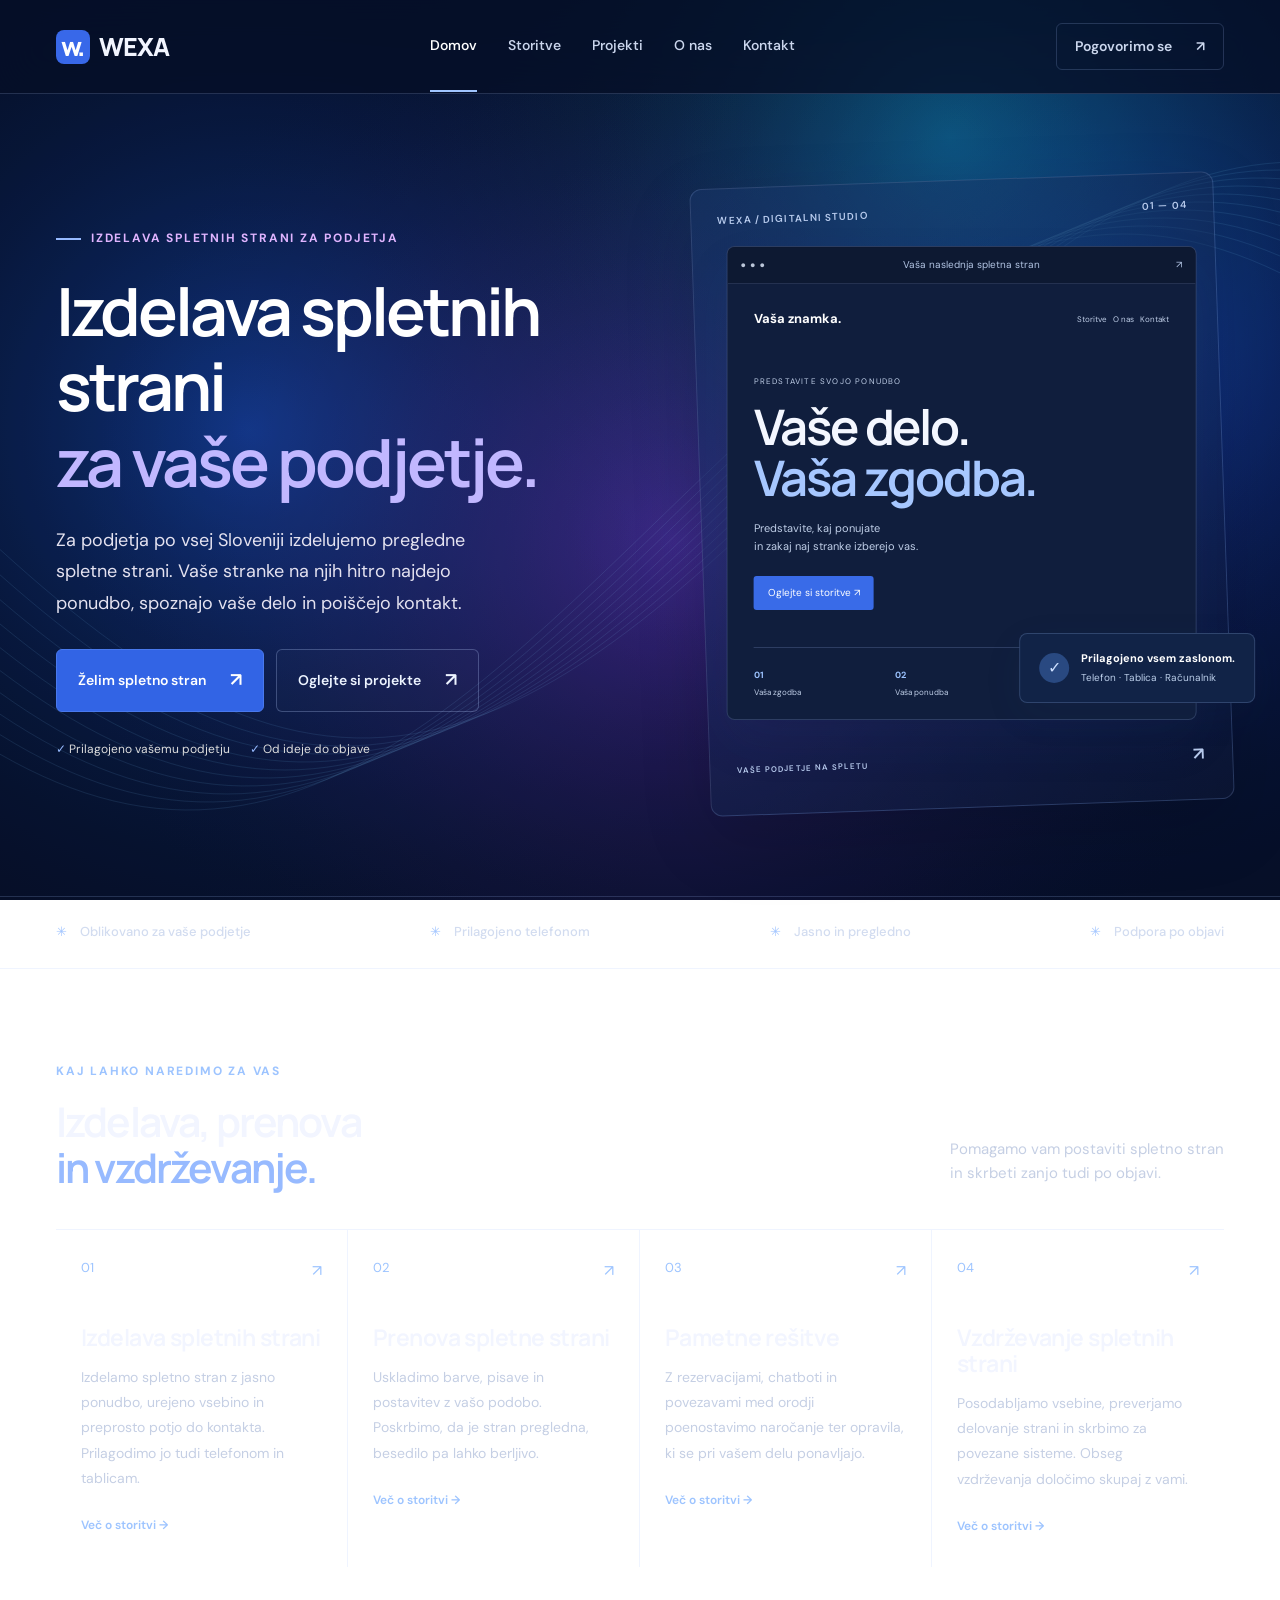
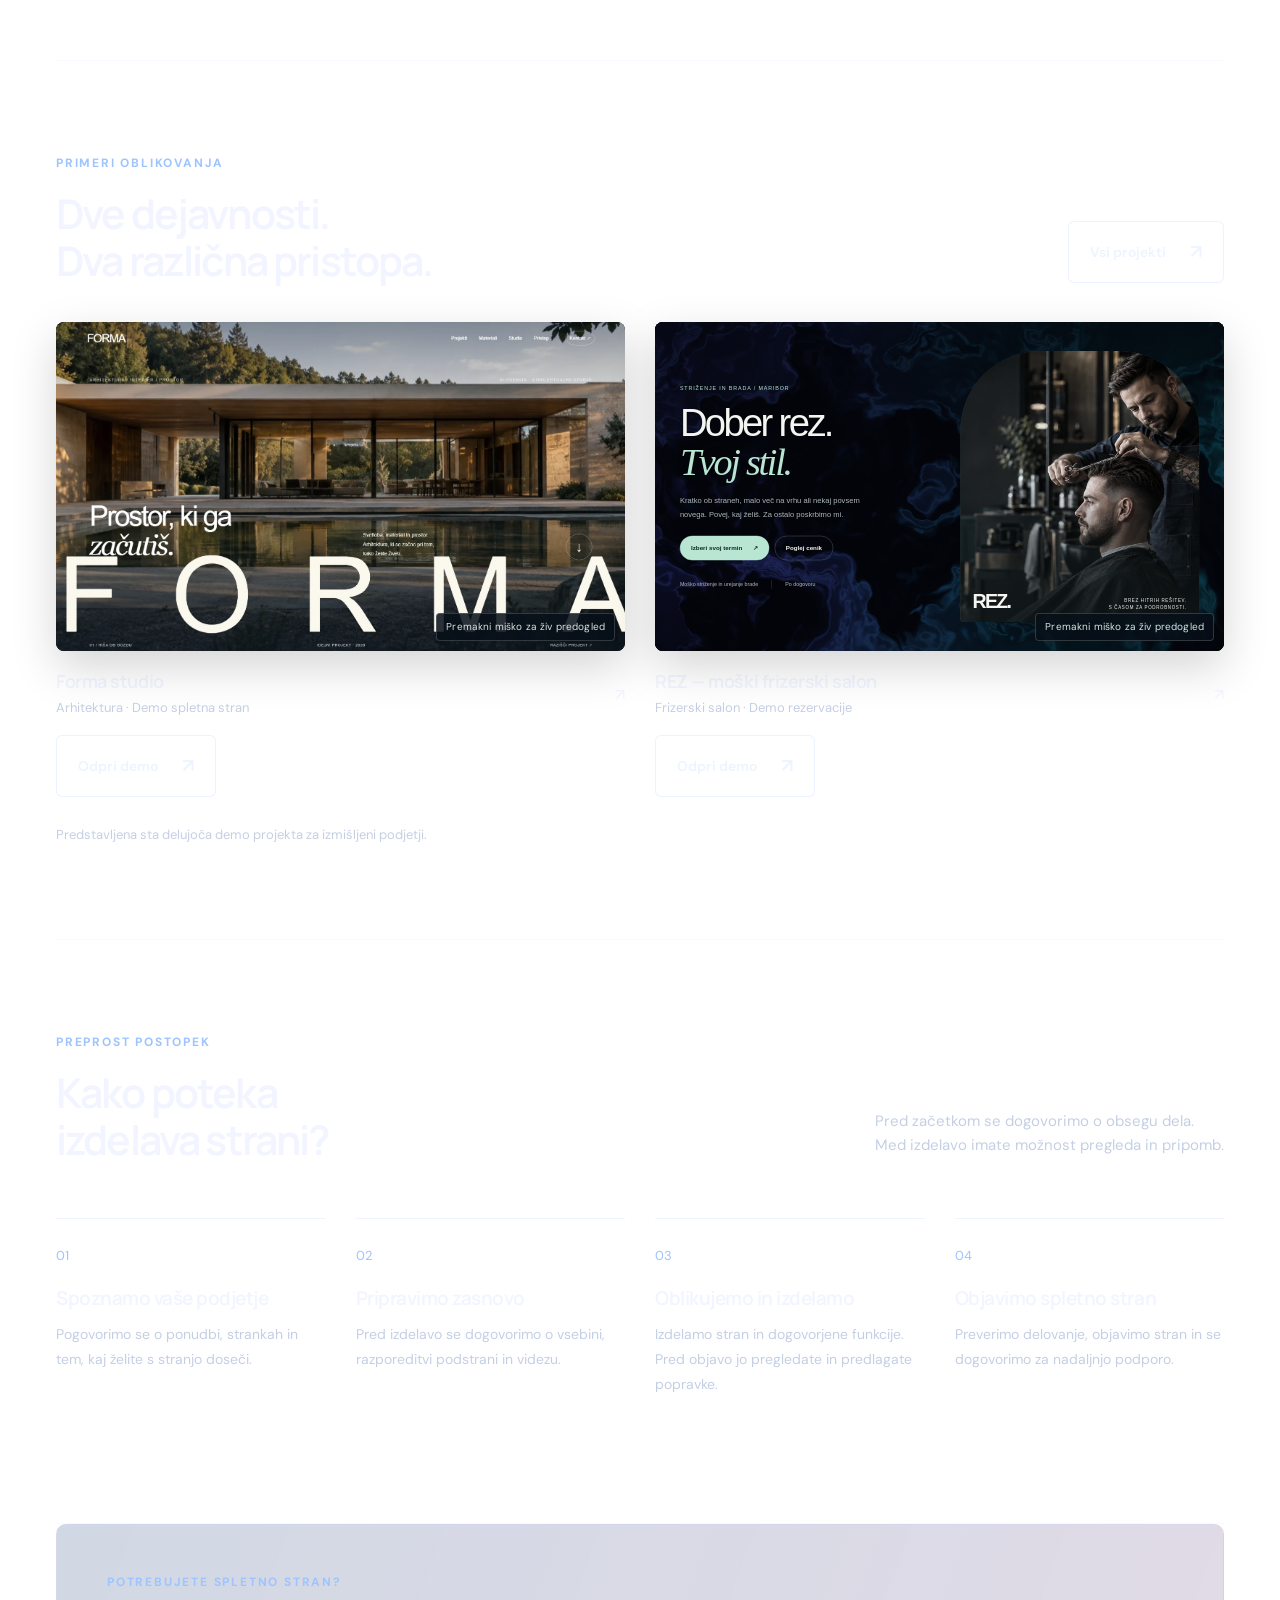
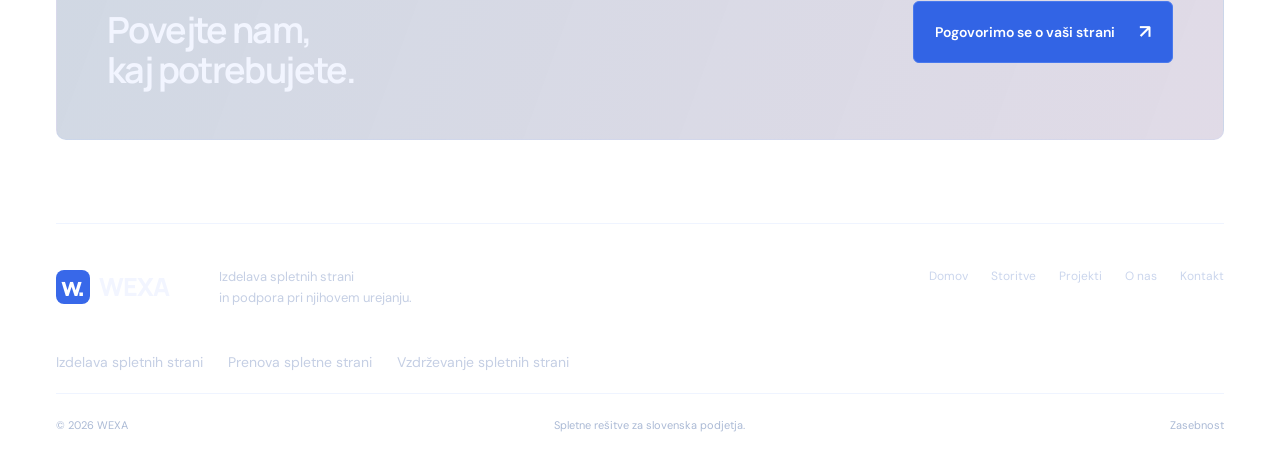
<file: index.html>
<!doctype html><html lang="sl"><head><meta charset="UTF-8"><meta name="viewport" content="width=device-width,initial-scale=1"><meta name="description" content="WEXA: izdelava, prenova in vzdrževanje spletnih strani za podjetja po Sloveniji. Oglejte si demo projekte in možnosti za svojo spletno stran."><meta name="theme-color" content="#060f27"><title>Izdelava spletnih strani za podjetja | WEXA</title><link rel="icon" href="/favicon.svg" type="image/svg+xml"><link rel="stylesheet" href="/style.d60e12dde8d9.css"><script src="/app.1ae1e589a874.js" defer></script><link rel="canonical" href="https://wexa.si/"><meta name="robots" content="index,follow,max-image-preview:large"><meta property="og:type" content="website"><meta property="og:locale" content="sl_SI"><meta property="og:site_name" content="WEXA"><meta property="og:title" content="Izdelava spletnih strani za podjetja | WEXA"><meta property="og:description" content="WEXA: izdelava, prenova in vzdrževanje spletnih strani za podjetja po Sloveniji. Oglejte si demo projekte in možnosti za svojo spletno stran."><meta property="og:url" content="https://wexa.si/"><meta name="twitter:card" content="summary"><script type="application/ld+json">{"@context": "https://schema.org", "@graph": [{"@type": "Organization", "@id": "https://wexa.si/#organization", "name": "WEXA", "url": "https://wexa.si/", "areaServed": {"@type": "Country", "name": "Slovenija"}}, {"@type": "WebSite", "@id": "https://wexa.si/#website", "url": "https://wexa.si/", "name": "WEXA", "inLanguage": "sl-SI", "publisher": {"@id": "https://wexa.si/#organization"}}, {"@type": "WebPage", "@id": "https://wexa.si/#webpage", "url": "https://wexa.si/", "name": "Izdelava spletnih strani za podjetja | WEXA", "description": "WEXA: izdelava, prenova in vzdrževanje spletnih strani za podjetja po Sloveniji. Oglejte si demo projekte in možnosti za svojo spletno stran.", "inLanguage": "sl-SI", "isPartOf": {"@id": "https://wexa.si/#website"}}]}</script><link rel="preconnect" href="https://fonts.googleapis.com"><link rel="preconnect" href="https://fonts.gstatic.com" crossorigin><link rel="stylesheet" href="https://fonts.googleapis.com/css2?family=DM+Sans:wght@400;450;500;550;600;650;700&amp;family=Manrope:wght@400;500;600;650;700;750;800&amp;display=swap"><meta name="google-site-verification" content="naSLX2nTL5vbRntQty1R-yCF52LMogaSLiCDQNwmCBw" /></head><body><div id="animated-bg" aria-hidden="true"><canvas id="fx"></canvas></div><a class="skip" href="#main">Preskoči na vsebino</a><header class="header"><div class="wrap nav"><a class="logo" href="/" aria-label="WEXA domov"><span class="mark">w.</span>WEXA</a><button class="menu-toggle" aria-expanded="false" aria-controls="navigation" aria-label="Odpri meni">☰</button><nav id="navigation" aria-label="Glavna navigacija"><a href="/" aria-current="page">Domov</a><a href="/storitve" >Storitve</a><a href="/projekti" >Projekti</a><a href="/o-nas" >O nas</a><a href="/kontakt" >Kontakt</a></nav><a class="nav-cta" href="/kontakt">Pogovorimo se <span aria-hidden="true">↗</span></a></div></header><main id="main"><section class="hero wrap"><div class="hero-copy"><div class="eyebrow"><span class="line"></span> IZDELAVA SPLETNIH STRANI ZA PODJETJA</div><h1>Izdelava spletnih strani<br><em>za vaše podjetje.</em></h1><p class="lead">Za podjetja po vsej Sloveniji izdelujemo pregledne spletne strani. Vaše stranke na njih hitro najdejo ponudbo, spoznajo vaše delo in poiščejo kontakt.</p><div class="actions"><a class="button " href="/kontakt">Želim spletno stran <span aria-hidden="true">↗</span></a><a class="button secondary" href="/projekti">Oglejte si projekte <span aria-hidden="true">↗</span></a></div><div class="hero-note"><span>✓ Prilagojeno vašemu podjetju</span><span>✓ Od ideje do objave</span></div></div><div class="hero-visual"><div class="visual-caption"><span>WEXA / DIGITALNI STUDIO</span><span>01 — 04</span></div><div class="browser-card"><div class="browser-top"><span class="browser-dots">● ● ●</span><span>Vaša naslednja spletna stran</span><span>↗</span></div><div class="browser-body"><div class="sample-nav"><b>Vaša znamka.</b><span>Storitve &nbsp; O nas &nbsp; Kontakt</span></div><div class="sample-kicker">PREDSTAVITE SVOJO PONUDBO</div><h2>Vaše delo.<br><span>Vaša zgodba.</span></h2><p>Predstavite, kaj ponujate<br>in zakaj naj stranke izberejo vas.</p><a href="/storitve" class="sample-button">Oglejte si storitve ↗</a><div class="sample-bottom"><div><b>01</b><span>Vaša zgodba</span></div><div><b>02</b><span>Vaša ponudba</span></div><div><b>03</b><span>Stopite v stik</span></div></div></div></div><div class="floating-card"><span class="check-icon">✓</span><div><b>Prilagojeno vsem zaslonom.</b><small>Telefon · Tablica · Računalnik</small></div></div><div class="visual-bottom">VAŠE PODJETJE NA SPLETU <span>↗</span></div></div></section><div class="principles"><div class="wrap"><span>Oblikovano za vaše podjetje</span><span>Prilagojeno telefonom</span><span>Jasno in pregledno</span><span>Podpora po objavi</span></div></div><section class="wrap section"><div class="section-heading"><div><div class="eyebrow">KAJ LAHKO NAREDIMO ZA VAS</div><h2>Izdelava, prenova<br><em>in vzdrževanje.</em></h2></div><p>Pomagamo vam postaviti spletno stran<br>in skrbeti zanjo tudi po objavi.</p></div><div class="services-grid"><a class="service-card" href="/izdelava-spletnih-strani"><div class="card-top"><span class="number">01</span><span aria-hidden="true">↗</span></div><h3>Izdelava spletnih strani</h3><p>Izdelamo spletno stran z jasno ponudbo, urejeno vsebino in preprosto potjo do kontakta. Prilagodimo jo tudi telefonom in tablicam.</p><span class="small-link">Več o storitvi →</span></a><a class="service-card" href="/prenova-spletne-strani"><div class="card-top"><span class="number">02</span><span aria-hidden="true">↗</span></div><h3>Prenova spletne strani</h3><p>Uskladimo barve, pisave in postavitev z vašo podobo. Poskrbimo, da je stran pregledna, besedilo pa lahko berljivo.</p><span class="small-link">Več o storitvi →</span></a><a class="service-card" href="/storitve#storitev-03"><div class="card-top"><span class="number">03</span><span aria-hidden="true">↗</span></div><h3>Pametne rešitve</h3><p>Z rezervacijami, chatboti in povezavami med orodji poenostavimo naročanje ter opravila, ki se pri vašem delu ponavljajo.</p><span class="small-link">Več o storitvi →</span></a><a class="service-card" href="/vzdrzevanje-spletnih-strani"><div class="card-top"><span class="number">04</span><span aria-hidden="true">↗</span></div><h3>Vzdrževanje spletnih strani</h3><p>Posodabljamo vsebine, preverjamo delovanje strani in skrbimo za povezane sisteme. Obseg vzdrževanja določimo skupaj z vami.</p><span class="small-link">Več o storitvi →</span></a></div></section><section class="tinted"><div class="wrap section"><div class="section-heading"><div><div class="eyebrow">PRIMERI OBLIKOVANJA</div><h2>Dve dejavnosti.<br>Dva različna pristopa.</h2></div><a class="button secondary" href="/projekti">Vsi projekti <span aria-hidden="true">↗</span></a></div><div class="project-grid"><a class="project" href="/demo/forma/"><div class="project-art forma live-preview"><img class="preview-poster" src="/demo/forma/preview.webp" alt="FORMA — Prostor, ki ga začutiš" width="1899" height="907" loading="lazy"><iframe src="/demo/forma/?preview=1" title="Predogled studia FORMA" loading="lazy" tabindex="-1" aria-hidden="true" scrolling="no"></iframe><span class="preview-hint" aria-hidden="true">Premakni miško za živ predogled</span></div><div class="project-label"><div><h3>Forma studio</h3><p>Arhitektura · Demo spletna stran</p></div><span>↗</span></div><span class="button secondary" style="margin-top:16px">Odpri demo <span aria-hidden="true">↗</span></span></a><a class="project" href="/demo/barber/"><div class="project-art barber live-preview"><iframe src="/demo/barber/?preview=1&v=962205fb" title="Predogled salona REZ" loading="lazy" tabindex="-1" aria-hidden="true" scrolling="no"></iframe><span class="preview-hint" aria-hidden="true">Premakni miško za živ predogled</span></div><div class="project-label"><div><h3>REZ — moški frizerski salon</h3><p>Frizerski salon · Demo rezervacije</p></div><span>↗</span></div><span class="button secondary" style="margin-top:16px">Odpri demo <span aria-hidden="true">↗</span></span></a></div><p class="muted project-disclaimer">Predstavljena sta delujoča demo projekta za izmišljeni podjetji.</p></div></section><section class="wrap section"><div class="section-heading"><div><div class="eyebrow">PREPROST POSTOPEK</div><h2>Kako poteka<br>izdelava strani?</h2></div><p>Pred začetkom se dogovorimo o obsegu dela.<br>Med izdelavo imate možnost pregleda in pripomb.</p></div><div class="steps"><div><span>01</span><h3>Spoznamo vaše podjetje</h3><p>Pogovorimo se o ponudbi, strankah in tem, kaj želite s stranjo doseči.</p></div><div><span>02</span><h3>Pripravimo zasnovo</h3><p>Pred izdelavo se dogovorimo o vsebini, razporeditvi podstrani in videzu.</p></div><div><span>03</span><h3>Oblikujemo in izdelamo</h3><p>Izdelamo stran in dogovorjene funkcije. Pred objavo jo pregledate in predlagate popravke.</p></div><div><span>04</span><h3>Objavimo spletno stran</h3><p>Preverimo delovanje, objavimo stran in se dogovorimo za nadaljnjo podporo.</p></div></div></section><section class="wrap cta"><div><div class="eyebrow">POTREBUJETE SPLETNO STRAN?</div><h2>Povejte nam,<br>kaj potrebujete.</h2></div><a class="button " href="/kontakt">Pogovorimo se o vaši strani <span aria-hidden="true">↗</span></a></section></main><footer class="wrap"><div class="footer-top"><a class="logo" href="/"><span class="mark">w.</span>WEXA</a><p>Izdelava spletnih strani<br>in podpora pri njihovem urejanju.</p><div class="footer-nav"><a href="/" aria-current="page">Domov</a><a href="/storitve" >Storitve</a><a href="/projekti" >Projekti</a><a href="/o-nas" >O nas</a><a href="/kontakt" >Kontakt</a></div></div><nav class="footer-services" aria-label="Storitve WEXA"><a href="/izdelava-spletnih-strani">Izdelava spletnih strani</a><a href="/prenova-spletne-strani">Prenova spletne strani</a><a href="/vzdrzevanje-spletnih-strani">Vzdrževanje spletnih strani</a></nav><div class="footer-bottom"><span>© 2026 WEXA</span><span>Spletne rešitve za slovenska podjetja.</span><a href="/zasebnost">Zasebnost</a></div></footer></body></html>
</file>
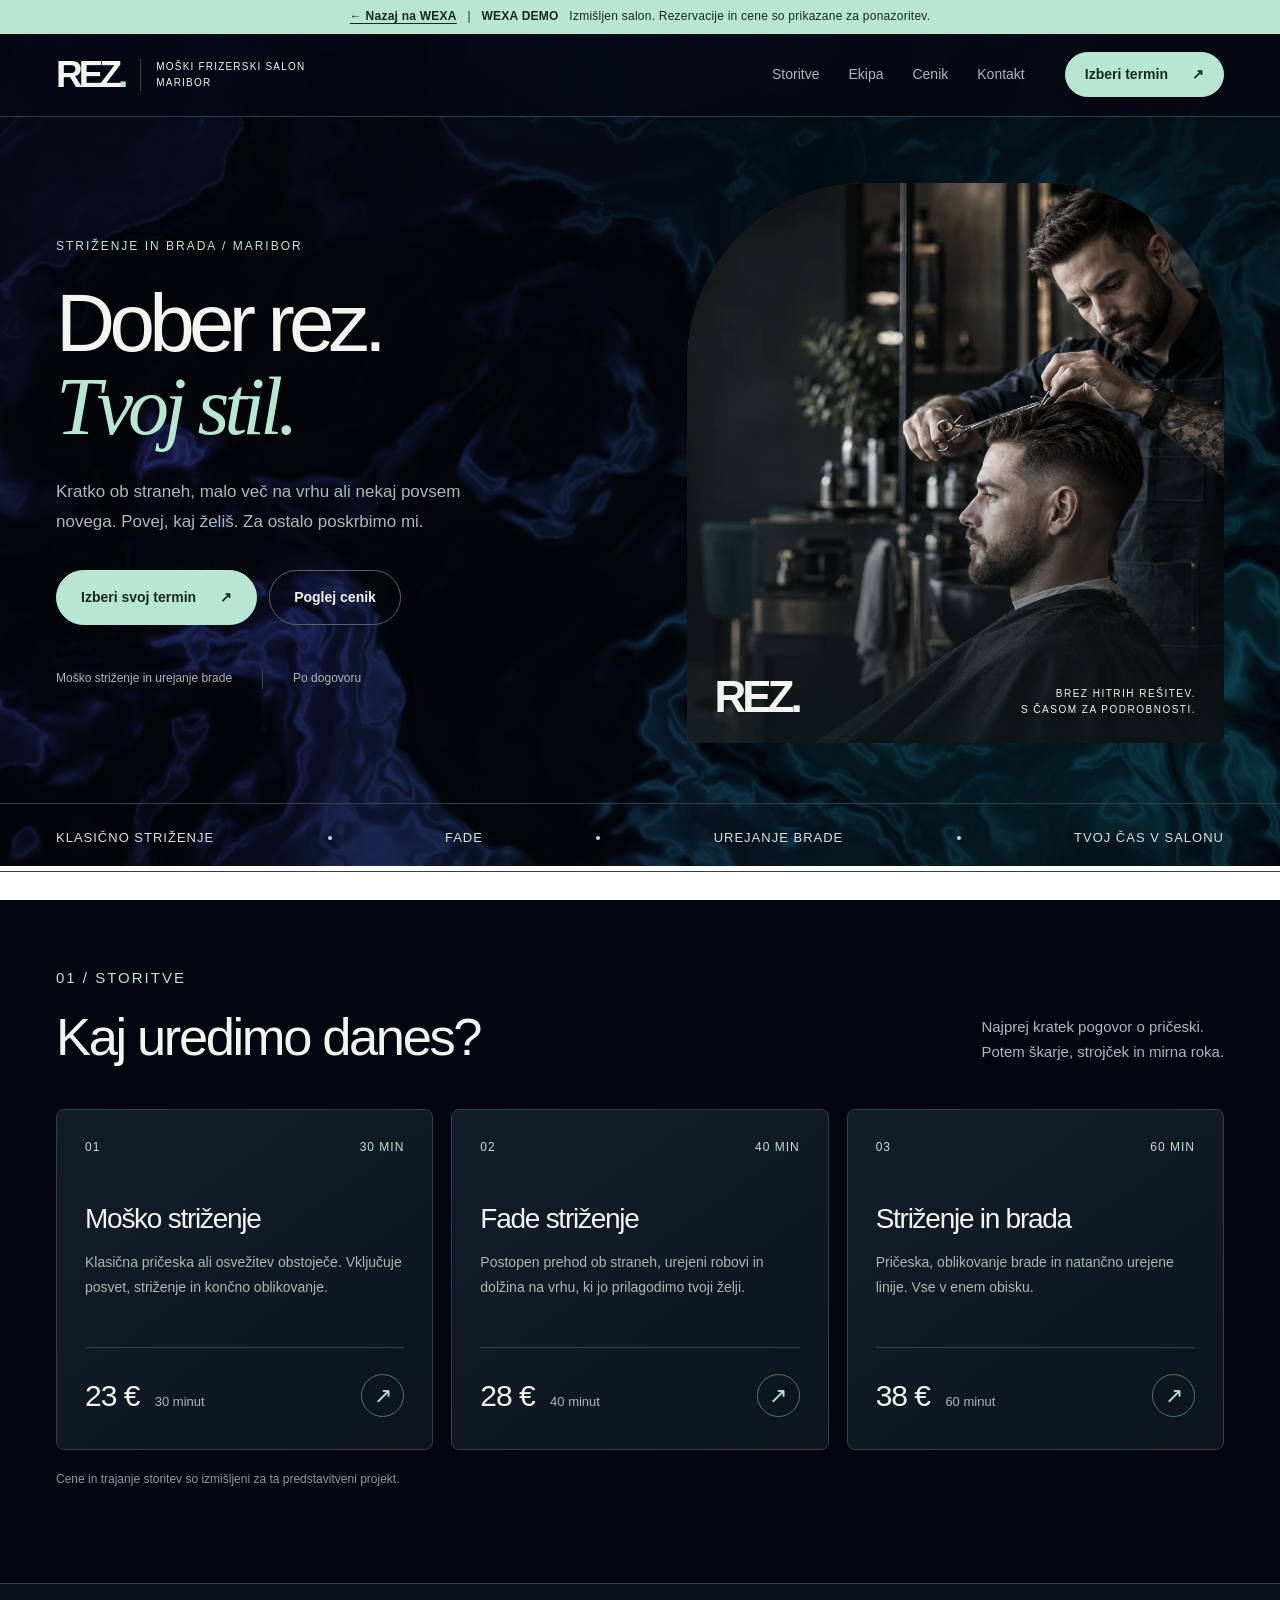
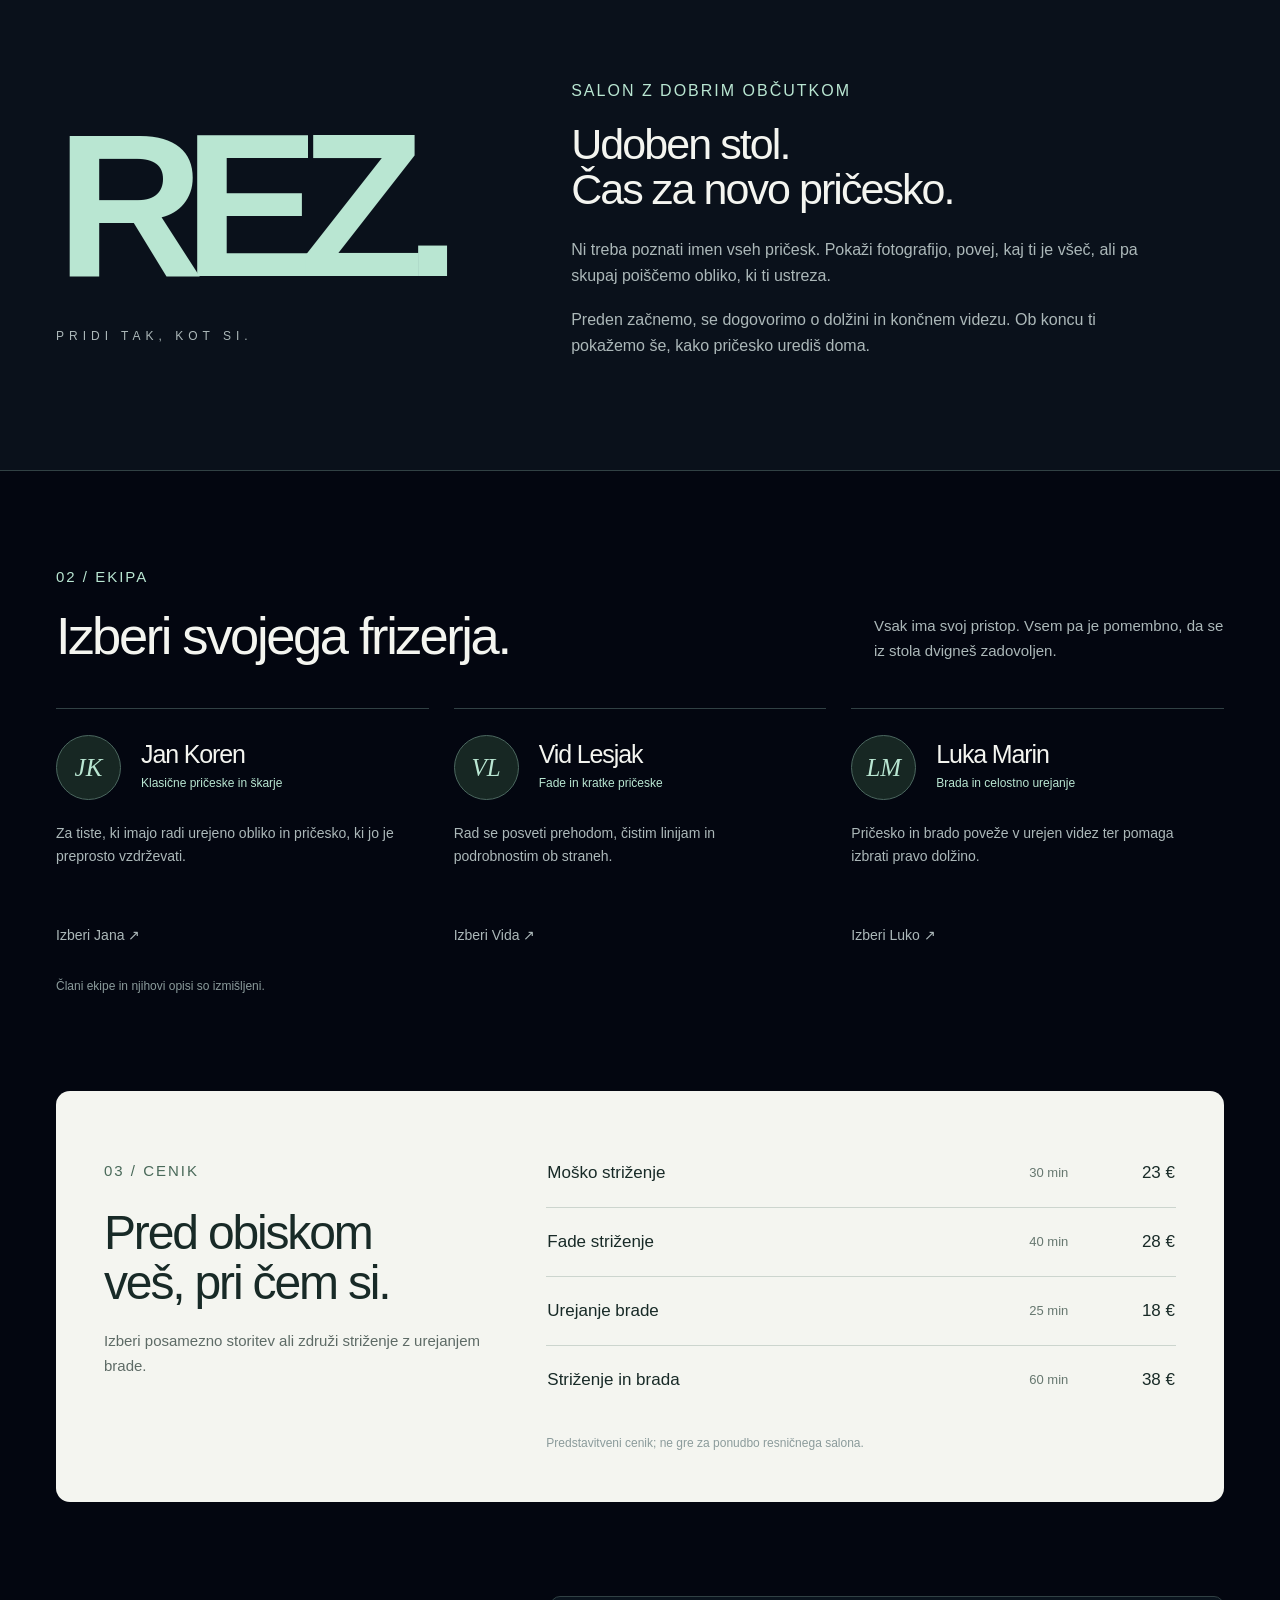
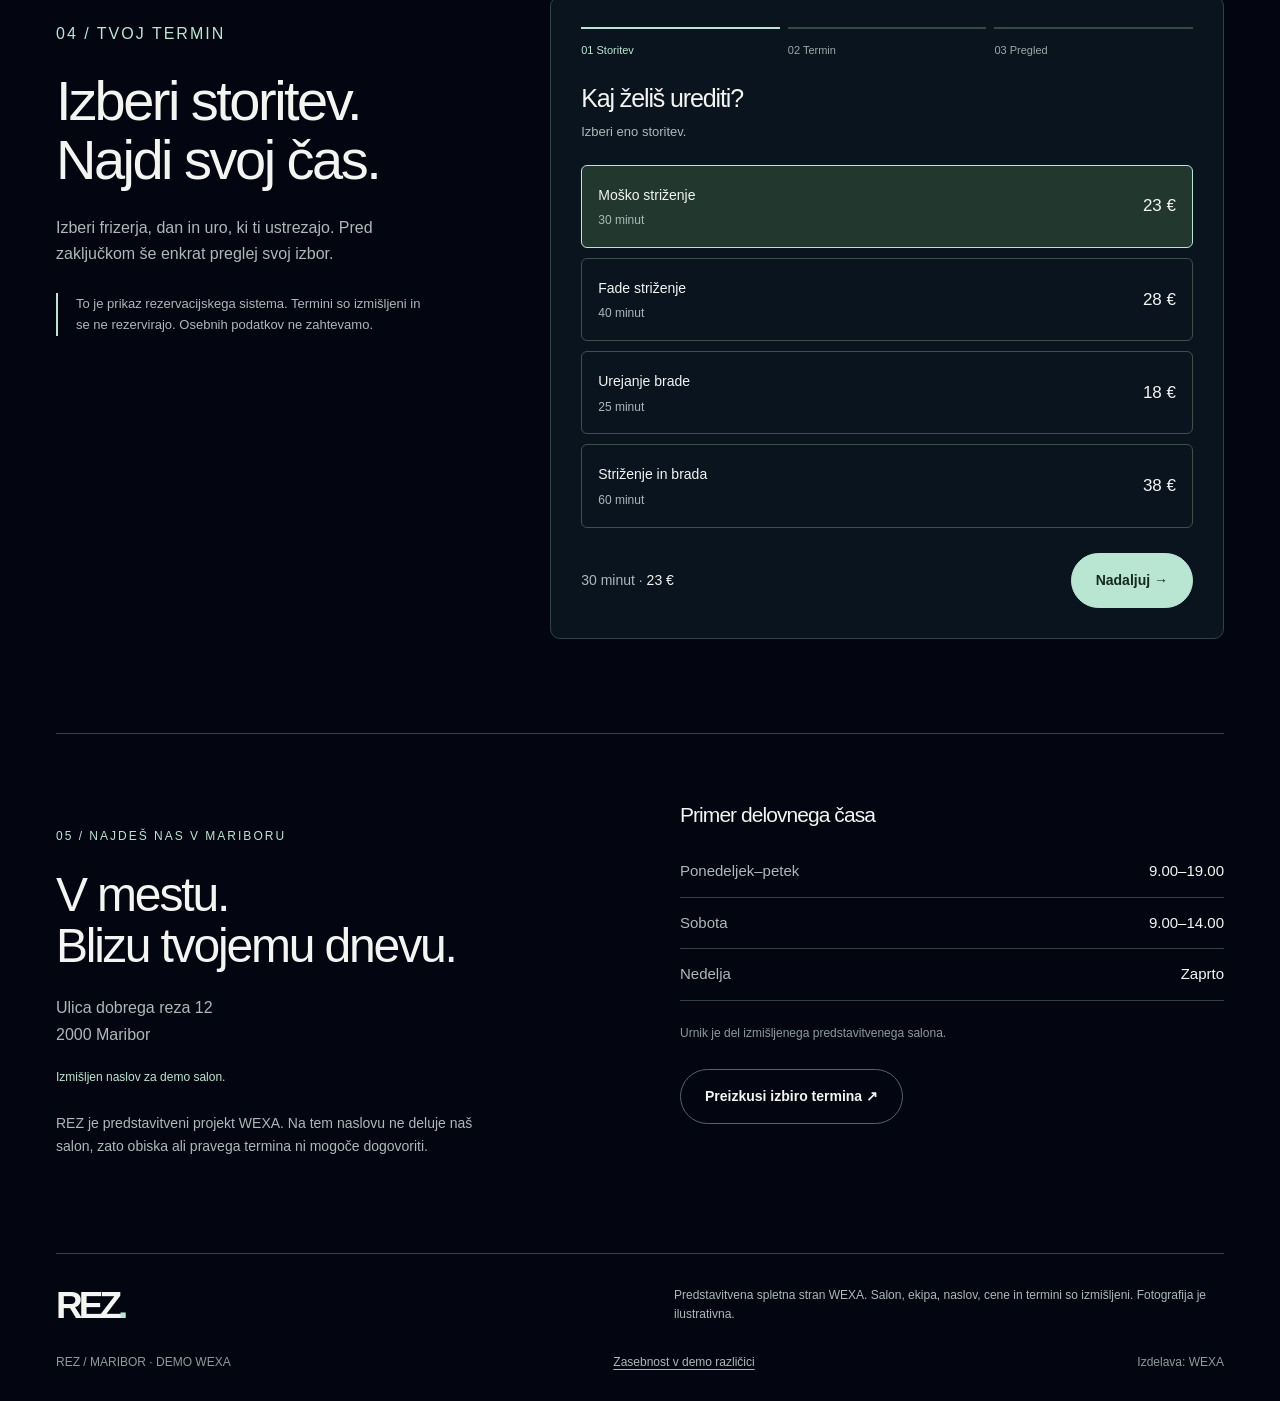
<file: demo/barber/index.html>
<!doctype html>
<html lang="sl">
<head><meta charset="utf-8"><meta name="viewport" content="width=device-width,initial-scale=1"><meta name="robots" content="noindex,nofollow"><meta name="theme-color" content="#040610"><meta name="description" content="REZ — predstavitvena spletna stran izmišljenega moškega frizerskega salona v Mariboru. Demo projekt WEXA."><title>REZ — Moški frizerski salon · Maribor | Demo WEXA</title>
<script>if(new URLSearchParams(location.search).get('preview')==='1')document.documentElement.classList.add('preview-mode');</script><style>
:root{--bg:#101719;--panel:#172225;--line:#314144;--text:#f4f5f0;--muted:#acb8b9;--accent:#b9e6d2;--ink:#142922;--font:Arial,Helvetica,sans-serif}*{box-sizing:border-box}html{scroll-behavior:smooth;scroll-padding-top:114px}body{margin:0;background:var(--bg);color:var(--text);font-family:var(--font);font-size:16px;line-height:1.65}a{color:inherit;text-decoration:none}button,input,select{font:inherit}button,a,input,select{ -webkit-tap-highlight-color:transparent}button{cursor:pointer}a:focus-visible,button:focus-visible,input:focus-visible,select:focus-visible,summary:focus-visible{outline:3px solid var(--accent);outline-offset:5px}h1,h2,h3,p{margin:0}h1,h2,h3{line-height:1.06;font-weight:500;letter-spacing:-.045em}p{color:var(--muted)}.wrap{width:calc(100% - 112px);max-width:1280px;margin:auto}.demo-strip{background:var(--accent);color:var(--ink);padding:7px 20px;text-align:center;font-size:12px;letter-spacing:.02em}.demo-strip strong{font-weight:700}.header{position:sticky;top:0;z-index:30;background:#101719f5;border-bottom:1px solid var(--line);backdrop-filter:blur(15px)}.nav{height:82px;display:flex;align-items:center;gap:40px}.brand{display:flex;align-items:center;gap:16px}.wordmark{font-size:37px;font-weight:800;line-height:1;letter-spacing:-4px}.wordmark i{font-style:normal;color:var(--accent)}.brand small{padding-left:15px;border-left:1px solid var(--line);font-size:10px;line-height:1.6;letter-spacing:1.2px}.nav-links{display:flex;align-items:center;gap:29px;margin-left:auto;font-size:14px}.nav-links a{color:var(--muted)}.nav-links a:hover{color:var(--text)}.btn{border:1px solid var(--accent);background:var(--accent);color:var(--ink);font-size:14px;font-weight:600;border-radius:100px;display:inline-flex;align-items:center;justify-content:center;gap:24px;padding:15px 24px;transition:transform .2s,background .2s}.btn:hover{background:#d1f1e3;transform:translateY(-2px)}.btn:disabled{opacity:.4;cursor:not-allowed;transform:none}.btn.secondary{background:transparent;color:var(--text);border-color:#536568}.btn.secondary:hover{background:#233135}.nav>.btn{padding:10px 19px}.menu-button{display:none}.eyebrow{font-size:12px;letter-spacing:2px;text-transform:uppercase;color:var(--accent);font-weight:500;margin-bottom:24px}.hero{display:grid;grid-template-columns:1.08fr 1fr;gap:50px;padding-top:66px;padding-bottom:60px;align-items:center}.hero h1{font-size:clamp(54px,6.4vw,92px);font-weight:500;line-height:1.02;letter-spacing:-.07em}.hero h1 em{font-family:Georgia,serif;font-weight:400;font-style:italic;color:var(--accent);letter-spacing:-.06em}.hero .intro{max-width:425px;font-size:17px;line-height:1.8;margin-top:28px}.actions{display:flex;align-items:center;gap:12px;flex-wrap:wrap;margin-top:32px}.hero-meta{margin-top:44px;display:flex;gap:30px;color:var(--muted);font-size:12px}.hero-meta span+span{padding-left:30px;border-left:1px solid var(--line)}.hero-photo{height:560px;position:relative;min-width:0;overflow:hidden;border-radius:180px 180px 8px 8px;background:#263535}.hero-photo img{width:100%;height:100%;object-fit:cover;object-position:82% center;filter:saturate(.6)}.hero-photo:after{content:'';position:absolute;inset:50% 0 0;background:linear-gradient(transparent,#101719d9);pointer-events:none}.photo-caption{position:absolute;z-index:1;bottom:24px;left:28px;right:28px;display:flex;justify-content:space-between;align-items:end;font-size:12px;letter-spacing:1px}.photo-caption b{font-size:44px;letter-spacing:-4px;line-height:1}.photo-caption span{text-align:right;font-size:10px;letter-spacing:1.5px}.service-strip{border-block:1px solid var(--line);padding:23px 0}.service-strip .wrap{display:flex;justify-content:space-between;gap:18px;align-items:center;color:#d7e0df;font-size:13px;letter-spacing:1px;text-transform:uppercase}.service-strip i{width:4px;height:4px;background:var(--accent);border-radius:50%}.section{padding-block:94px}.section-head{display:flex;align-items:end;justify-content:space-between;gap:35px;margin-bottom:44px}.section-head h2{font-size:clamp(36px,4.1vw,57px)}.section-head p{max-width:350px;font-size:15px}.section-head .eyebrow{margin-bottom:18px}.text-link{border-bottom:1px solid #688076;padding-bottom:5px;color:var(--accent);font-size:14px;white-space:nowrap}.service-grid{display:grid;grid-template-columns:repeat(3,1fr);gap:18px}.service-card{border:1px solid var(--line);border-radius:8px;padding:28px;background:linear-gradient(145deg,#1a292b,var(--panel))}.service-card .card-number{font-size:12px;color:var(--accent);display:flex;justify-content:space-between;letter-spacing:1px}.service-card h3{font-size:28px;margin-top:47px;margin-bottom:16px}.service-card p{font-size:14px;min-height:70px;line-height:1.8}.service-card .card-end{border-top:1px solid var(--line);padding-top:23px;margin-top:27px;display:flex;align-items:center;justify-content:space-between}.price{font-size:30px;letter-spacing:-1px}.price small{font-size:13px;color:var(--muted);letter-spacing:0;margin-left:8px}.round-button{border:1px solid #5b746c;border-radius:50%;width:43px;height:43px;display:grid;place-items:center;background:transparent;color:var(--accent);font-size:22px}.round-button:hover{background:var(--accent);color:var(--ink)}.note{font-size:12px;color:#8b9b9b;margin-top:20px}.about-band{border-block:1px solid var(--line);background:#142023}.about-grid{display:grid;grid-template-columns:.8fr 1.2fr;gap:80px;align-items:center}.big-brand{padding-block:20px}.big-brand strong{font-size:clamp(110px,16vw,225px);line-height:.95;letter-spacing:-.1em;font-weight:800;display:block;color:var(--accent)}.big-brand span{display:block;margin-top:25px;font-size:12px;letter-spacing:5px;color:var(--muted)}.about-copy h2{font-size:43px;margin-bottom:24px}.about-copy p{font-size:16px;margin-bottom:17px;max-width:600px}.team-grid{display:grid;grid-template-columns:repeat(3,1fr);gap:25px}.team-card{border-top:1px solid var(--line);padding-top:26px}.team-top{display:flex;align-items:center;gap:20px;margin-bottom:22px}.initials{height:65px;width:65px;display:grid;place-items:center;border:1px solid #4c6860;border-radius:50%;font-family:Georgia,serif;font-size:25px;font-style:italic;color:var(--accent);background:#172723}.team-card h3{font-size:25px}.team-card .role{font-size:12px;display:block;margin-top:7px;color:var(--accent)}.team-card p{font-size:14px;min-height:74px;max-width:350px}.team-card .text-link{display:inline-block;margin-top:18px}.price-section{background:var(--text);color:#182a27;border-radius:14px;padding:48px;display:grid;grid-template-columns:.85fr 1.4fr;gap:60px}.price-section h2{font-size:48px}.price-section p{color:#5e6b66;margin-top:20px;font-size:15px}.price-section .eyebrow{color:#496959}.price-list{width:100%;border-collapse:collapse}.price-list th{text-align:left;font-weight:500;font-size:17px}.price-list td{text-align:right;white-space:nowrap;font-size:17px}.price-list td.duration{font-size:13px;color:#66776f;padding-inline:15px}.price-list tr{border-bottom:1px solid #ccd5ce}.price-list tr:last-child{border-bottom:0}.price-list th,.price-list td{padding-block:20px}.booking-wrap{display:grid;grid-template-columns:.85fr 1.35fr;gap:70px;align-items:start}.booking-intro h2{font-size:56px}.booking-intro p{margin-top:25px;max-width:365px;font-size:16px}.demo-note{border-left:2px solid var(--accent);padding:0 0 0 18px;font-size:13px!important}.booking-box{padding:30px;border:1px solid var(--line);border-radius:10px;background:#152022}.booking-progress{display:flex;gap:8px;margin-bottom:26px}.booking-progress span{font-size:11px;flex:1;color:#99aaa7;border-top:2px solid #344a43;padding-top:12px}.booking-progress span.active{border-color:var(--accent);color:var(--accent)}.booking-box h3{font-size:25px;margin-bottom:10px}.booking-box .hint{font-size:13px;margin-bottom:22px}.choice-list{display:grid;gap:10px}.choice{position:relative;display:block;cursor:pointer}.choice input{position:absolute;opacity:0;width:1px;height:1px}.choice .choice-body{padding:16px;border:1px solid #3d514b;border-radius:6px;display:flex;align-items:center;justify-content:space-between;gap:16px;transition:background .2s}.choice strong{font-weight:500;font-size:14px}.choice small{display:block;color:var(--muted);font-size:12px;margin-top:3px}.choice input:checked+.choice-body{border-color:var(--accent);background:#22382e}.choice input:focus-visible+.choice-body{outline:3px solid var(--accent);outline-offset:3px}.choice-price{font-size:17px;white-space:nowrap}.booking-bottom{display:flex;align-items:center;justify-content:space-between;margin-top:25px;gap:18px}.booking-bottom .total{font-size:14px;color:var(--muted)}.booking-bottom .total b{font-weight:500;color:var(--text)}.small-btn{border:0;background:transparent;color:var(--muted);padding:10px 0;font-size:14px}.small-btn:hover{color:var(--accent)}.date-label{display:block;margin-top:22px;font-size:14px}.date-label input{color:var(--text);background:#101b18;border:1px solid #496456;border-radius:5px;padding:12px 15px;width:100%;margin-top:8px;color-scheme:dark}.slots{display:grid;grid-template-columns:repeat(4,1fr);gap:9px;margin-top:18px}.slot{padding:10px 5px;color:var(--text);background:transparent;border:1px solid #3d514b;border-radius:5px;font-size:14px}.slot[aria-pressed=true]{background:var(--accent);color:var(--ink);border-color:var(--accent)}.slot:disabled{opacity:.3;cursor:not-allowed;text-decoration:line-through}.date-message{font-size:13px;margin-top:14px}.summary{margin-top:25px}.summary div{display:flex;justify-content:space-between;gap:20px;border-bottom:1px solid var(--line);padding:15px 0;font-size:14px}.summary dt{color:var(--muted)}.summary dd{margin:0;text-align:right}.success-symbol{font-size:30px;border:1px solid var(--accent);color:var(--accent);width:60px;height:60px;border-radius:50%;display:grid;place-items:center;margin-bottom:23px}.success-copy{font-size:15px;margin-top:16px}.contact{display:grid;grid-template-columns:1fr 1fr;gap:80px;border-top:1px solid var(--line);padding-top:70px}.contact h2{font-size:48px}.contact p{margin-top:23px}.location-label{display:inline-block;margin-top:20px;font-size:12px;color:var(--accent)}.hours{width:100%;border-collapse:collapse;font-size:15px}.hours td{padding:13px 0;border-bottom:1px solid var(--line);color:var(--muted)}.hours td:last-child{text-align:right;color:var(--text)}.contact h3{font-size:21px;margin-bottom:20px}.footer{border-top:1px solid var(--line);padding-top:32px;padding-bottom:28px}.footer-top{display:flex;align-items:center;justify-content:space-between;gap:25px}.footer-top p{font-size:12px;max-width:550px}.footer-bottom{display:flex;justify-content:space-between;gap:25px;font-size:12px;color:#8a9d98;margin-top:28px}.footer-bottom button{padding:0;color:var(--muted);border:0;background:none;font-size:12px;text-decoration:underline;text-underline-offset:3px}dialog{max-width:560px;width:calc(100% - 32px);border:1px solid var(--line);border-radius:12px;background:var(--panel);color:var(--text);padding:30px}dialog::backdrop{background:#000b;backdrop-filter:blur(5px)}dialog h2{font-size:28px;margin-bottom:20px}dialog p{font-size:14px;margin-bottom:16px}dialog .btn{margin-top:10px}[hidden]{display:none!important}.skip{position:fixed;top:-100px;left:10px;z-index:100;background:var(--accent);color:var(--ink);padding:10px}.skip:focus{top:10px}.mobile-book{display:none}
@media(min-width:1600px){.hero{padding-top:85px;padding-bottom:85px}.hero-photo{height:610px}}
@media(max-width:1050px){.wrap{width:calc(100% - 64px)}.nav{gap:25px}.brand small{display:none}.nav-links{gap:22px}.hero{gap:35px}.hero h1{font-size:66px}.hero-photo{height:490px}.hero-meta{gap:15px}.hero-meta span+span{padding-left:15px}.service-card{padding:22px}.service-card h3{font-size:26px}.price small{display:block;margin-left:0}.booking-wrap{gap:35px}.booking-intro h2{font-size:47px}.price-section{padding:35px;gap:35px}.team-card p{min-height:100px}.about-grid{gap:45px}.about-copy h2{font-size:36px}}
@media(max-width:760px){.wrap{width:calc(100% - 40px)}.demo-strip{font-size:10px;padding:6px 12px}.nav{height:70px;gap:18px}.nav>.btn{margin-left:auto;padding:9px 14px;font-size:12px;gap:10px}.menu-button{display:grid;place-items:center;background:transparent;color:var(--text);border:1px solid var(--line);border-radius:50%;width:39px;height:39px;font-size:19px;order:3}.nav-links{display:none;position:absolute;left:0;right:0;top:70px;background:var(--bg);border-bottom:1px solid var(--line);padding:20px;gap:0;flex-direction:column;align-items:stretch}.nav-links.open{display:flex}.nav-links a{padding:11px 10px}.wordmark{font-size:32px}.hero{grid-template-columns:1fr;gap:36px;padding-block:42px 45px}.hero h1{font-size:clamp(52px,11vw,76px)}.hero .intro{max-width:520px;font-size:16px;margin-top:22px}.hero-meta{margin-top:30px}.hero-photo{height:430px;max-width:550px;width:100%;margin:auto;border-radius:120px 120px 6px 6px}.hero-photo img{object-position:60% 42%}.hero .eyebrow{margin-bottom:21px}.service-strip .wrap{font-size:10px;letter-spacing:.4px;gap:8px;flex-wrap:wrap;justify-content:center}.section{padding-block:62px}.section-head{flex-direction:column;align-items:start;gap:20px;margin-bottom:30px}.section-head p{max-width:500px}.service-grid{grid-template-columns:1fr;gap:13px}.service-card h3{margin-top:25px;font-size:28px}.service-card p{min-height:0}.service-card .card-end{margin-top:20px;padding-top:17px}.price small{display:inline;margin-left:8px}.about-grid{grid-template-columns:1fr;gap:35px}.big-brand strong{font-size:150px}.big-brand span{margin-top:15px;font-size:10px}.big-brand{padding:0}.about-copy h2{font-size:36px}.team-grid{grid-template-columns:1fr;gap:30px}.team-card p{min-height:0;max-width:550px}.team-card .text-link{margin-top:12px}.price-section{grid-template-columns:1fr;gap:20px;padding:28px;border-radius:9px}.price-section h2{font-size:39px}.price-section p{margin-top:14px}.booking-wrap{grid-template-columns:1fr;gap:35px}.booking-intro h2{font-size:43px}.booking-intro p{max-width:550px;margin-top:20px}.booking-box{padding:23px}.contact{grid-template-columns:1fr;gap:38px;padding-top:50px}.contact h2{font-size:39px}.contact p{margin-top:19px}.footer-top{align-items:start}.footer-top p{max-width:70%;font-size:11px}.footer-bottom{font-size:11px;padding-bottom:65px;flex-wrap:wrap}.mobile-book{position:fixed;bottom:12px;left:20px;right:20px;z-index:25;display:flex;box-shadow:0 8px 40px #0007}.mobile-book.hidden{display:none}}
@media(max-width:390px){.hero h1{font-size:51px}.btn{padding:13px 19px;font-size:13px;gap:15px}.hero-photo{height:350px}.hero-meta{font-size:11px}.booking-progress span{font-size:10px}.slots{grid-template-columns:repeat(3,1fr)}.booking-box{padding:19px}.price-list th{font-size:14px}.price-list td{font-size:15px}.price-list td.duration{padding-inline:8px;font-size:11px}.price-section{padding:22px}.booking-bottom{flex-wrap:wrap}}
@media(prefers-reduced-motion:reduce){html{scroll-behavior:auto}*{transition:none!important;animation:none!important}}

/* Animated procedural smoke. No remote assets or libraries. */
body{background:#030610;isolation:isolate;position:relative}
.ambient-background{position:fixed;inset:0;z-index:0;overflow:hidden;pointer-events:none;background:#030610}
.ambient-background canvas{display:block;width:100%;height:100%;opacity:1}
main,.footer,.demo-strip{position:relative;z-index:1}
.header{background:rgba(5,8,20,.82)}
.about-band{background:rgba(15,24,34,.7)}
.service-card{background:linear-gradient(145deg,rgba(22,34,46,.85),rgba(15,23,33,.88))}
.booking-box{background:rgba(12,23,33,.89)}
@media(max-width:760px){.nav-links{background:#080d1b}}

/* Embedded hero only; the full demo is unchanged outside preview mode. */
html.preview-mode{overflow:hidden;scroll-behavior:auto}
.preview-mode body{overflow:hidden;height:740px;min-height:740px}
.preview-mode .demo-strip,.preview-mode .header,.preview-mode .footer,.preview-mode .mobile-book,.preview-mode .skip,.preview-mode dialog,.preview-mode main> :not(.hero){display:none!important}
.preview-mode .hero{width:calc(100% - 112px);height:740px;margin:auto;padding:45px 0;grid-template-columns:1.08fr 1fr;gap:50px}
.preview-mode .hero-photo{height:610px}
.preview-mode .hero h1{font-size:86px}
</style><meta name="robots" content="noindex,follow"></head>
<body><div class="ambient-background" aria-hidden="true"><canvas aria-hidden="true"></canvas></div><a class="skip" href="#vsebina">Preskoči na vsebino</a><div class="demo-strip"><a href="/" style="font-weight:700;text-decoration:underline;text-underline-offset:3px">← Nazaj na WEXA</a> &nbsp; | &nbsp; <strong>WEXA DEMO</strong> &nbsp; Izmišljen salon. Rezervacije in cene so prikazane za ponazoritev.</div>
<header class="header"><div class="wrap nav"><a class="brand" href="#domov" aria-label="REZ – domov"><span class="wordmark">REZ<i>.</i></span><small>MOŠKI FRIZERSKI SALON<br>MARIBOR</small></a><nav class="nav-links" id="meni" aria-label="Glavna navigacija"><a href="#storitve">Storitve</a><a href="#ekipa">Ekipa</a><a href="#cenik">Cenik</a><a href="#kontakt">Kontakt</a></nav><a href="#rezervacija" class="btn">Izberi termin <span aria-hidden="true">↗</span></a><button class="menu-button" aria-label="Odpri meni" aria-controls="meni" aria-expanded="false">☰</button></div></header>
<main id="vsebina"><section class="wrap hero" id="domov"><div><div class="eyebrow">STRIŽENJE IN BRADA / MARIBOR</div><h1>Dober rez.<br><em>Tvoj stil.</em></h1><p class="intro">Kratko ob straneh, malo več na vrhu ali nekaj povsem novega. Povej, kaj želiš. Za ostalo poskrbimo mi.</p><div class="actions"><a href="#rezervacija" class="btn">Izberi svoj termin <span aria-hidden="true">↗</span></a><a class="btn secondary" href="#cenik">Poglej cenik</a></div><div class="hero-meta"><span>Moško striženje in urejanje brade</span><span>Po dogovoru</span></div></div><div class="hero-photo"><img src="[data-uri]" width="1000" height="1200" alt="Ilustrativni prizor urejanja moške pričeske v brivnici" fetchpriority="high"><div class="photo-caption"><b>REZ.</b><span>BREZ HITRIH REŠITEV.<br>S ČASOM ZA PODROBNOSTI.</span></div></div></section>
<div class="service-strip"><div class="wrap"><span>Klasično striženje</span><i aria-hidden="true"></i><span>Fade</span><i aria-hidden="true"></i><span>Urejanje brade</span><i aria-hidden="true"></i><span>Tvoj čas v salonu</span></div></div>
<section class="wrap section" id="storitve"><div class="section-head"><div><p class="eyebrow">01 / STORITVE</p><h2>Kaj uredimo danes?</h2></div><p>Najprej kratek pogovor o pričeski.<br>Potem škarje, strojček in mirna roka.</p></div><div class="service-grid"><article class="service-card"><div class="card-number"><span>01</span><span>30 MIN</span></div><h3>Moško striženje</h3><p>Klasična pričeska ali osvežitev obstoječe. Vključuje posvet, striženje in končno oblikovanje.</p><div class="card-end"><span class="price">23 € <small>30 minut</small></span><button class="round-button" data-service="classic" aria-label="Izberi moško striženje">↗</button></div></article><article class="service-card"><div class="card-number"><span>02</span><span>40 MIN</span></div><h3>Fade striženje</h3><p>Postopen prehod ob straneh, urejeni robovi in dolžina na vrhu, ki jo prilagodimo tvoji želji.</p><div class="card-end"><span class="price">28 € <small>40 minut</small></span><button class="round-button" data-service="fade" aria-label="Izberi fade striženje">↗</button></div></article><article class="service-card"><div class="card-number"><span>03</span><span>60 MIN</span></div><h3>Striženje in brada</h3><p>Pričeska, oblikovanje brade in natančno urejene linije. Vse v enem obisku.</p><div class="card-end"><span class="price">38 € <small>60 minut</small></span><button class="round-button" data-service="combo" aria-label="Izberi striženje in brado">↗</button></div></article></div><p class="note">Cene in trajanje storitev so izmišljeni za ta predstavitveni projekt.</p></section>
<section class="about-band"><div class="wrap section about-grid"><div class="big-brand" aria-hidden="true"><strong>REZ.</strong><span>PRIDI TAK, KOT SI.</span></div><div class="about-copy"><p class="eyebrow">SALON Z DOBRIM OBČUTKOM</p><h2>Udoben stol.<br>Čas za novo pričesko.</h2><p>Ni treba poznati imen vseh pričesk. Pokaži fotografijo, povej, kaj ti je všeč, ali pa skupaj poiščemo obliko, ki ti ustreza.</p><p>Preden začnemo, se dogovorimo o dolžini in končnem videzu. Ob koncu ti pokažemo še, kako pričesko urediš doma.</p></div></div></section>
<section class="wrap section" id="ekipa"><div class="section-head"><div><p class="eyebrow">02 / EKIPA</p><h2>Izberi svojega frizerja.</h2></div><p>Vsak ima svoj pristop. Vsem pa je pomembno, da se iz stola dvigneš zadovoljen.</p></div><div class="team-grid"><article class="team-card"><div class="team-top"><span class="initials" aria-hidden="true">JK</span><div><h3>Jan Koren</h3><span class="role">Klasične pričeske in škarje</span></div></div><p>Za tiste, ki imajo radi urejeno obliko in pričesko, ki jo je preprosto vzdrževati.</p><button class="small-btn text-link" data-barber="jan">Izberi Jana ↗</button></article><article class="team-card"><div class="team-top"><span class="initials" aria-hidden="true">VL</span><div><h3>Vid Lesjak</h3><span class="role">Fade in kratke pričeske</span></div></div><p>Rad se posveti prehodom, čistim linijam in podrobnostim ob straneh.</p><button class="small-btn text-link" data-barber="vid">Izberi Vida ↗</button></article><article class="team-card"><div class="team-top"><span class="initials" aria-hidden="true">LM</span><div><h3>Luka Marin</h3><span class="role">Brada in celostno urejanje</span></div></div><p>Pričesko in brado poveže v urejen videz ter pomaga izbrati pravo dolžino.</p><button class="small-btn text-link" data-barber="luka">Izberi Luko ↗</button></article></div><p class="note">Člani ekipe in njihovi opisi so izmišljeni.</p></section>
<section class="wrap" id="cenik"><div class="price-section"><div><p class="eyebrow">03 / CENIK</p><h2>Pred obiskom<br>veš, pri čem si.</h2><p>Izberi posamezno storitev ali združi striženje z urejanjem brade.</p></div><div><table class="price-list"><caption class="note" style="caption-side:bottom;text-align:left">Predstavitveni cenik; ne gre za ponudbo resničnega salona.</caption><tbody><tr><th scope="row">Moško striženje</th><td class="duration">30 min</td><td>23 €</td></tr><tr><th scope="row">Fade striženje</th><td class="duration">40 min</td><td>28 €</td></tr><tr><th scope="row">Urejanje brade</th><td class="duration">25 min</td><td>18 €</td></tr><tr><th scope="row">Striženje in brada</th><td class="duration">60 min</td><td>38 €</td></tr></tbody></table></div></div></section>
<section class="wrap section" id="rezervacija"><div class="booking-wrap"><div class="booking-intro"><p class="eyebrow">04 / TVOJ TERMIN</p><h2>Izberi storitev.<br>Najdi svoj čas.</h2><p>Izberi frizerja, dan in uro, ki ti ustrezajo. Pred zaključkom še enkrat preglej svoj izbor.</p><p class="demo-note">To je prikaz rezervacijskega sistema. Termini so izmišljeni in se ne rezervirajo. Osebnih podatkov ne zahtevamo.</p></div><div class="booking-box"><div class="booking-progress" aria-label="Koraki rezervacije"><span class="active" data-progress="0" aria-current="step">01 Storitev</span><span data-progress="1">02 Termin</span><span data-progress="2">03 Pregled</span></div>
<form id="booking-form"><section class="booking-step" data-step="0" aria-labelledby="step-one"><h3 id="step-one" tabindex="-1">Kaj želiš urediti?</h3><p class="hint">Izberi eno storitev.</p><div class="choice-list" id="service-options"></div><div class="booking-bottom"><span class="total" id="service-total"></span><button class="btn" type="button" id="to-time">Nadaljuj →</button></div></section>
<section class="booking-step" data-step="1" hidden aria-labelledby="step-two"><h3 id="step-two" tabindex="-1">Kdo, kdaj in ob kateri uri?</h3><p class="hint">Vsi prikazani termini so namenjeni preizkusu.</p><div class="choice-list" id="barber-options"></div><label class="date-label">Izberi datum<input id="booking-date" type="date" required></label><p id="date-message" class="date-message" aria-live="polite"></p><div class="slots" id="time-slots" role="group" aria-label="Izberi uro"></div><div class="booking-bottom"><button type="button" class="small-btn" data-back="0">← Nazaj</button><button class="btn" type="button" id="to-summary">Preglej izbor →</button></div></section>
<section class="booking-step" data-step="2" hidden aria-labelledby="step-three"><h3 id="step-three" tabindex="-1">Tvoj izbor</h3><p class="hint">Pred zaključkom preveri storitev in termin.</p><dl id="booking-summary" class="summary"></dl><p class="demo-note">S klikom spodaj zaključiš samo demonstracijo. Salon ne prejme rezervacije.</p><div class="booking-bottom"><button type="button" class="small-btn" data-back="1">← Spremeni termin</button><button class="btn" type="submit">Zaključi demo ✓</button></div></section>
<section class="booking-step" data-step="3" hidden aria-labelledby="step-done"><div class="success-symbol" aria-hidden="true">✓</div><h3 id="step-done" tabindex="-1">Tako preprosto je.</h3><p class="success-copy">Prišel si do konca prikaza. <strong>Dejanska rezervacija ni bila ustvarjena.</strong> Na pravi spletni strani bi tukaj prejel potrditev termina.</p><dl class="summary" id="final-summary"></dl><button class="btn secondary" style="margin-top:25px" id="start-again" type="button">Preizkusi znova</button></section></form></div></div></section>
<section class="wrap section contact" id="kontakt"><div><p class="eyebrow">05 / NAJDEŠ NAS V MARIBORU</p><h2>V mestu.<br>Blizu tvojemu dnevu.</h2><p>Ulica dobrega reza 12<br>2000 Maribor</p><span class="location-label">Izmišljen naslov za demo salon.</span><p style="font-size:14px;max-width:430px">REZ je predstavitveni projekt WEXA. Na tem naslovu ne deluje naš salon, zato obiska ali pravega termina ni mogoče dogovoriti.</p></div><div><h3>Primer delovnega časa</h3><table class="hours"><tbody><tr><td>Ponedeljek–petek</td><td>9.00–19.00</td></tr><tr><td>Sobota</td><td>9.00–14.00</td></tr><tr><td>Nedelja</td><td>Zaprto</td></tr></tbody></table><p class="note">Urnik je del izmišljenega predstavitvenega salona.</p><a class="btn secondary" style="margin-top:25px" href="#rezervacija">Preizkusi izbiro termina ↗</a></div></section></main>
<footer class="wrap footer"><div class="footer-top"><a class="wordmark" href="#domov" aria-label="REZ – na vrh">REZ<i>.</i></a><p>Predstavitvena spletna stran WEXA. Salon, ekipa, naslov, cene in termini so izmišljeni. Fotografija je ilustrativna.</p></div><div class="footer-bottom"><span>REZ / MARIBOR · DEMO WEXA</span><button type="button" id="privacy-open">Zasebnost v demo različici</button><span>Izdelava: WEXA</span></div></footer><a class="btn mobile-book" href="#rezervacija">Izberi termin <span aria-hidden="true">↗</span></a>
<dialog id="privacy-dialog" aria-labelledby="privacy-title"><h2 id="privacy-title">Zasebnost v demo različici</h2><p>Ta stran prikazuje izmišljen salon. Izbira storitve, frizerja in termina poteka samo v odprtem zavihku. Podatkov ne pošiljamo in ne ustvarjamo dejanskih rezervacij.</p><p>Ob ponovnem nalaganju strani se izbor ponastavi. Demo ne uporablja analitičnih ali oglaševalskih piškotkov.</p><p>Fotografija je ustvarjena za ponazoritev in ne prikazuje članov izmišljene ekipe.</p><form method="dialog"><button class="btn">Zapri</button></form></dialog>
<script>
const services=[{id:'classic',name:'Moško striženje',time:30,price:23},{id:'fade',name:'Fade striženje',time:40,price:28},{id:'beard',name:'Urejanje brade',time:25,price:18},{id:'combo',name:'Striženje in brada',time:60,price:38}];
const barbers=[{id:'jan',name:'Jan Koren',focus:'Klasične pričeske in škarje'},{id:'vid',name:'Vid Lesjak',focus:'Fade in kratke pričeske'},{id:'luka',name:'Luka Marin',focus:'Brada in celostno urejanje'}];
let selectedService='classic',selectedBarber='jan',selectedTime='',step=0;
const $=s=>document.querySelector(s);const dateInput=$('#booking-date');
function localDate(d){return [d.getFullYear(),String(d.getMonth()+1).padStart(2,'0'),String(d.getDate()).padStart(2,'0')].join('-')}
const today=new Date();today.setHours(0,0,0,0);const lastDay=new Date(today);lastDay.setDate(lastDay.getDate()+30);const firstDay=new Date(today);firstDay.setDate(firstDay.getDate()+1);if(firstDay.getDay()===0)firstDay.setDate(firstDay.getDate()+1);dateInput.min=localDate(today);dateInput.max=localDate(lastDay);dateInput.value=localDate(firstDay);
$('#service-options').innerHTML=services.map(s=>`<label class="choice"><input type="radio" name="service" value="${s.id}" ${s.id===selectedService?'checked':''}><span class="choice-body"><span><strong>${s.name}</strong><small>${s.time} minut</small></span><span class="choice-price">${s.price} €</span></span></label>`).join('');
$('#barber-options').innerHTML=barbers.map(b=>`<label class="choice"><input type="radio" name="barber" value="${b.id}" ${b.id===selectedBarber?'checked':''}><span class="choice-body"><span><strong>${b.name}</strong><small>${b.focus}</small></span></span></label>`).join('');
function service(){return services.find(s=>s.id===selectedService)}
function updateTotal(){$('#service-total').innerHTML=`${service().time} minut · <b>${service().price} €</b>`}updateTotal();
function showStep(n){step=n;document.querySelectorAll('[data-step]').forEach(el=>el.hidden=Number(el.dataset.step)!==n);document.querySelectorAll('[data-progress]').forEach(el=>{el.classList.toggle('active',Number(el.dataset.progress)<=n);if(Number(el.dataset.progress)===n)el.setAttribute('aria-current','step');else el.removeAttribute('aria-current')});document.querySelector(`[data-step="${n}"] h3`).focus({preventScroll:true})}
function renderSlots(){selectedTime='';$('#to-summary').disabled=true;const value=dateInput.value;const date=new Date(value+'T12:00:00');if(!value||Number.isNaN(date.getTime())||value<dateInput.min||value>dateInput.max){$('#time-slots').innerHTML='';$('#date-message').textContent='Izberi datum od danes do največ 30 dni vnaprej.';return}if(date.getDay()===0){$('#time-slots').innerHTML='';$('#date-message').textContent='Ob nedeljah je salon zaprt. Izberi drug dan.';return}const end=date.getDay()===6?14*60:19*60;const now=new Date();const currentMinutes=now.getHours()*60+now.getMinutes();const times=[];for(let t=9*60;t+service().time<=end;t+=60){if(value===localDate(now)&&t<=currentMinutes)continue;times.push(`${String(Math.floor(t/60)).padStart(2,'0')}:00`)}$('#date-message').textContent=times.length?'Izberi eno od spodnjih ur. Razpoložljivost je izmišljena.':'Za danes ni več terminov. Izberi drug dan.';$('#time-slots').innerHTML=times.map(t=>`<button type="button" class="slot" data-time="${t}" aria-pressed="false">${t}</button>`).join('')}
function createSummary(){const chosen=barbers.find(b=>b.id===selectedBarber);const date=new Date(dateInput.value+'T12:00:00').toLocaleDateString('sl-SI',{day:'numeric',month:'long',year:'numeric'});const rows=[['Storitev',service().name],['Frizer',chosen.name],['Datum',date],['Ura',selectedTime],['Trajanje',service().time+' minut'],['Cena',service().price+' €']];return rows.map(([k,v])=>`<div><dt>${k}</dt><dd>${v}</dd></div>`).join('')}
$('#service-options').addEventListener('change',e=>{selectedService=e.target.value;updateTotal()});$('#barber-options').addEventListener('change',e=>{selectedBarber=e.target.value;renderSlots()});dateInput.addEventListener('change',renderSlots);$('#to-time').addEventListener('click',()=>{renderSlots();showStep(1)});$('#time-slots').addEventListener('click',e=>{const b=e.target.closest('[data-time]');if(!b)return;selectedTime=b.dataset.time;document.querySelectorAll('[data-time]').forEach(el=>el.setAttribute('aria-pressed',String(el===b)));$('#to-summary').disabled=false});$('#to-summary').addEventListener('click',()=>{if(!selectedTime||!dateInput.checkValidity()){dateInput.reportValidity();return}$('#booking-summary').innerHTML=createSummary();showStep(2)});document.querySelectorAll('[data-back]').forEach(b=>b.addEventListener('click',()=>showStep(Number(b.dataset.back))));$('#booking-form').addEventListener('submit',e=>{e.preventDefault();if(step!==2||!selectedTime)return;$('#final-summary').innerHTML=createSummary();showStep(3)});$('#start-again').addEventListener('click',()=>{selectedTime='';showStep(0)});
function scrollToBooking(){location.hash='rezervacija';showStep(0)}document.querySelectorAll('[data-service]').forEach(b=>b.addEventListener('click',()=>{selectedService=b.dataset.service;document.querySelector(`input[name="service"][value="${selectedService}"]`).checked=true;updateTotal();scrollToBooking()}));document.querySelectorAll('[data-barber]').forEach(b=>b.addEventListener('click',()=>{selectedBarber=b.dataset.barber;document.querySelector(`input[name="barber"][value="${selectedBarber}"]`).checked=true;scrollToBooking()}));
const menu=$('.menu-button');function closeMenu(){menu.setAttribute('aria-expanded','false');menu.setAttribute('aria-label','Odpri meni');menu.textContent='☰';$('#meni').classList.remove('open')}menu.addEventListener('click',()=>{const open=menu.getAttribute('aria-expanded')!=='true';menu.setAttribute('aria-expanded',String(open));menu.setAttribute('aria-label',open?'Zapri meni':'Odpri meni');menu.textContent=open?'×':'☰';$('#meni').classList.toggle('open',open)});document.querySelectorAll('#meni a').forEach(a=>a.addEventListener('click',closeMenu));document.addEventListener('keydown',e=>{if(e.key==='Escape'&&$('#meni').classList.contains('open')){closeMenu();menu.focus()}});$('#privacy-open').addEventListener('click',()=>$('#privacy-dialog').showModal());new IntersectionObserver(entries=>{for(const e of entries)$('.mobile-book').classList.toggle('hidden',e.isIntersecting)},{threshold:.1}).observe($('#rezervacija'));
</script>
<script>
/* Continuous evolving blue/teal smoke with a Canvas fallback. */
(()=>{
'use strict';
const host=document.querySelector('.ambient-background');
let canvas=host.querySelector('canvas');
const reduced=window.matchMedia('(prefers-reduced-motion: reduce)');
let render,resize,frame=0,last=0,elapsed=0,previous=0,lost=false;
const embeddedPreview=new URLSearchParams(location.search).get('preview')==='1';let previewActive=!embeddedPreview;
function fallback(){
 const replacement=document.createElement('canvas');replacement.setAttribute('aria-hidden','true');canvas.replaceWith(replacement);canvas=replacement;
 const ctx=canvas.getContext('2d');if(!ctx)return false;
 resize=()=>{canvas.width=Math.min(620,window.innerWidth);canvas.height=Math.max(180,Math.round(canvas.width*window.innerHeight/window.innerWidth))};
 render=t=>{
  const w=canvas.width,h=canvas.height;ctx.fillStyle='#030610';ctx.fillRect(0,0,w,h);ctx.globalCompositeOperation='screen';
  // Soft overlapping curling strands, not moving whole background gradients.
  for(let layer=0;layer<6;layer++){
   ctx.beginPath();
   for(let j=0;j<=100;j++){
    const x=(j/100*1.4-.2)*w;
    const y=h*(.18+layer*.13)+Math.sin(j*.055+t*.38+layer)*h*.13+Math.sin(j*.13-t*.21+layer*1.7)*h*.055;
    if(j===0)ctx.moveTo(x,y);else ctx.lineTo(x,y);
   }
   ctx.lineWidth=h*(.035+layer*.003);ctx.strokeStyle=layer%2?'rgba(42,123,153,.17)':'rgba(57,68,178,.2)';ctx.shadowBlur=35;ctx.shadowColor=ctx.strokeStyle;ctx.stroke();
  }
  ctx.shadowBlur=0;ctx.globalCompositeOperation='source-over';
 };resize();return true;
}
function setup(){
 let gl;try{gl=canvas.getContext('webgl',{alpha:false,antialias:false,depth:false,stencil:false,powerPreference:'low-power'})}catch{}
 if(!gl)return fallback();
 const vertex='attribute vec2 position;void main(){gl_Position=vec4(position,0.,1.);}';
 const fragment=`
 precision mediump float;
 uniform vec2 resolution;
 uniform float time;
 float hash(vec2 p){p=fract(p*vec2(123.34,456.21));p+=dot(p,p+45.32);return fract(p.x*p.y);}
 float noise(vec2 p){vec2 i=floor(p),f=fract(p);f=f*f*(3.-2.*f);return mix(mix(hash(i),hash(i+vec2(1.,0.)),f.x),mix(hash(i+vec2(0.,1.)),hash(i+vec2(1.,1.)),f.x),f.y);}
 float fbm(vec2 p){float v=0.;float a=.53;mat2 r=mat2(.8,-.6,.6,.8);for(int i=0;i<5;i++){v+=a*noise(p);p=r*p*2.02+vec2(2.3,5.1);a*=.5;}return v;}
 void main(){
  vec2 uv=gl_FragCoord.xy/resolution;vec2 p=(uv-.5)*vec2(resolution.x/resolution.y,1.0)*2.65;
  float t=time*.19;
  vec2 flow=vec2(fbm(p+vec2(t*.4,-t*.36)),fbm(p+vec2(5.2-t*.25,1.3+t*.3)));
  vec2 curl=vec2(fbm(p+flow*2.6+vec2(1.7+t*.19,9.2-t*.24)),fbm(p+flow*2.6+vec2(8.3-t*.16,2.8+t*.28)));
  float density=fbm(p+curl*3.9+vec2(-t*.22,t*.14));
  float wisps=pow(clamp(1.-abs(density-.48)*4.2,0.,1.),3.5);
  float body=smoothstep(.23,.82,density);
  float veil=.46+.54*fbm(p*.62+vec2(-t*.13,t*.12));
  float ribbon=.48+.52*sin(p.y*2.1+curl.x*4.5+t*.36);
  float smoke=(wisps*.58+body*.4)*veil*(.48+.52*ribbon);
  float hue=smoothstep(.12,.86,uv.x+curl.y*.3-.14);
  vec3 blue=vec3(.16,.17,.48),teal=vec3(.035,.37,.42);
  vec3 col=mix(blue,teal,hue)*smoke;
  col+=vec3(.04,.07,.09)*pow(wisps,4.)*veil;
  float edge=1.-.26*length((uv-.5)*1.25);
  col=vec3(.011,.017,.039)+col*edge;
  gl_FragColor=vec4(col,1.);
 }`;
 const shaders=[];let program;
 try{
  function compile(type,source){const s=gl.createShader(type);gl.shaderSource(s,source);gl.compileShader(s);if(!gl.getShaderParameter(s,gl.COMPILE_STATUS)){gl.deleteShader(s);throw Error('Smoke shader unavailable')}shaders.push(s);return s}
  program=gl.createProgram();gl.attachShader(program,compile(gl.VERTEX_SHADER,vertex));gl.attachShader(program,compile(gl.FRAGMENT_SHADER,fragment));gl.linkProgram(program);if(!gl.getProgramParameter(program,gl.LINK_STATUS))throw Error('Smoke linking unavailable');
  gl.useProgram(program);const buffer=gl.createBuffer();gl.bindBuffer(gl.ARRAY_BUFFER,buffer);gl.bufferData(gl.ARRAY_BUFFER,new Float32Array([-1,-1,1,-1,-1,1,-1,1,1,-1,1,1]),gl.STATIC_DRAW);
  const position=gl.getAttribLocation(program,'position');gl.enableVertexAttribArray(position);gl.vertexAttribPointer(position,2,gl.FLOAT,false,0,0);
  const res=gl.getUniformLocation(program,'resolution'),clock=gl.getUniformLocation(program,'time');
  resize=()=>{const ratio=window.innerWidth/window.innerHeight;canvas.width=Math.round(Math.min(720,Math.max(320,window.innerWidth*.55)));canvas.height=Math.round(canvas.width/ratio);if(canvas.height>900){canvas.height=900;canvas.width=Math.round(900*ratio)}gl.viewport(0,0,canvas.width,canvas.height);gl.uniform2f(res,canvas.width,canvas.height)};
  render=t=>{gl.uniform1f(clock,t);gl.drawArrays(gl.TRIANGLES,0,6)};resize();
  canvas.addEventListener('webglcontextlost',e=>{e.preventDefault();lost=true;cancelAnimationFrame(frame);if(fallback()){lost=false;render(elapsed);start()}});
  return true;
 }catch{if(program)gl.deleteProgram(program);shaders.forEach(s=>gl.deleteShader(s));return fallback()}
}
function tick(now){if(document.hidden||reduced.matches||lost||!previewActive){previous=0;return}if(previous)elapsed+=Math.min((now-previous)/1000,.1);previous=now;if(now-last>=1000/24){render(elapsed);last=now}frame=requestAnimationFrame(tick)}
function start(){cancelAnimationFrame(frame);previous=0;if(!document.hidden&&!reduced.matches&&!lost&&previewActive)frame=requestAnimationFrame(tick)}
if(!setup())return;render(0);start();
if(embeddedPreview)window.addEventListener('message',event=>{if(event.source!==window.parent||event.origin!==location.origin||event.data?.type!=='wexa-preview-motion')return;previewActive=event.data.active===true;start()});
window.addEventListener('resize',()=>{resize();render(elapsed)},{passive:true});
document.addEventListener('visibilitychange',start);
reduced.addEventListener('change',()=>{render(elapsed);start()});
})();
</script>
</body></html>
</file>
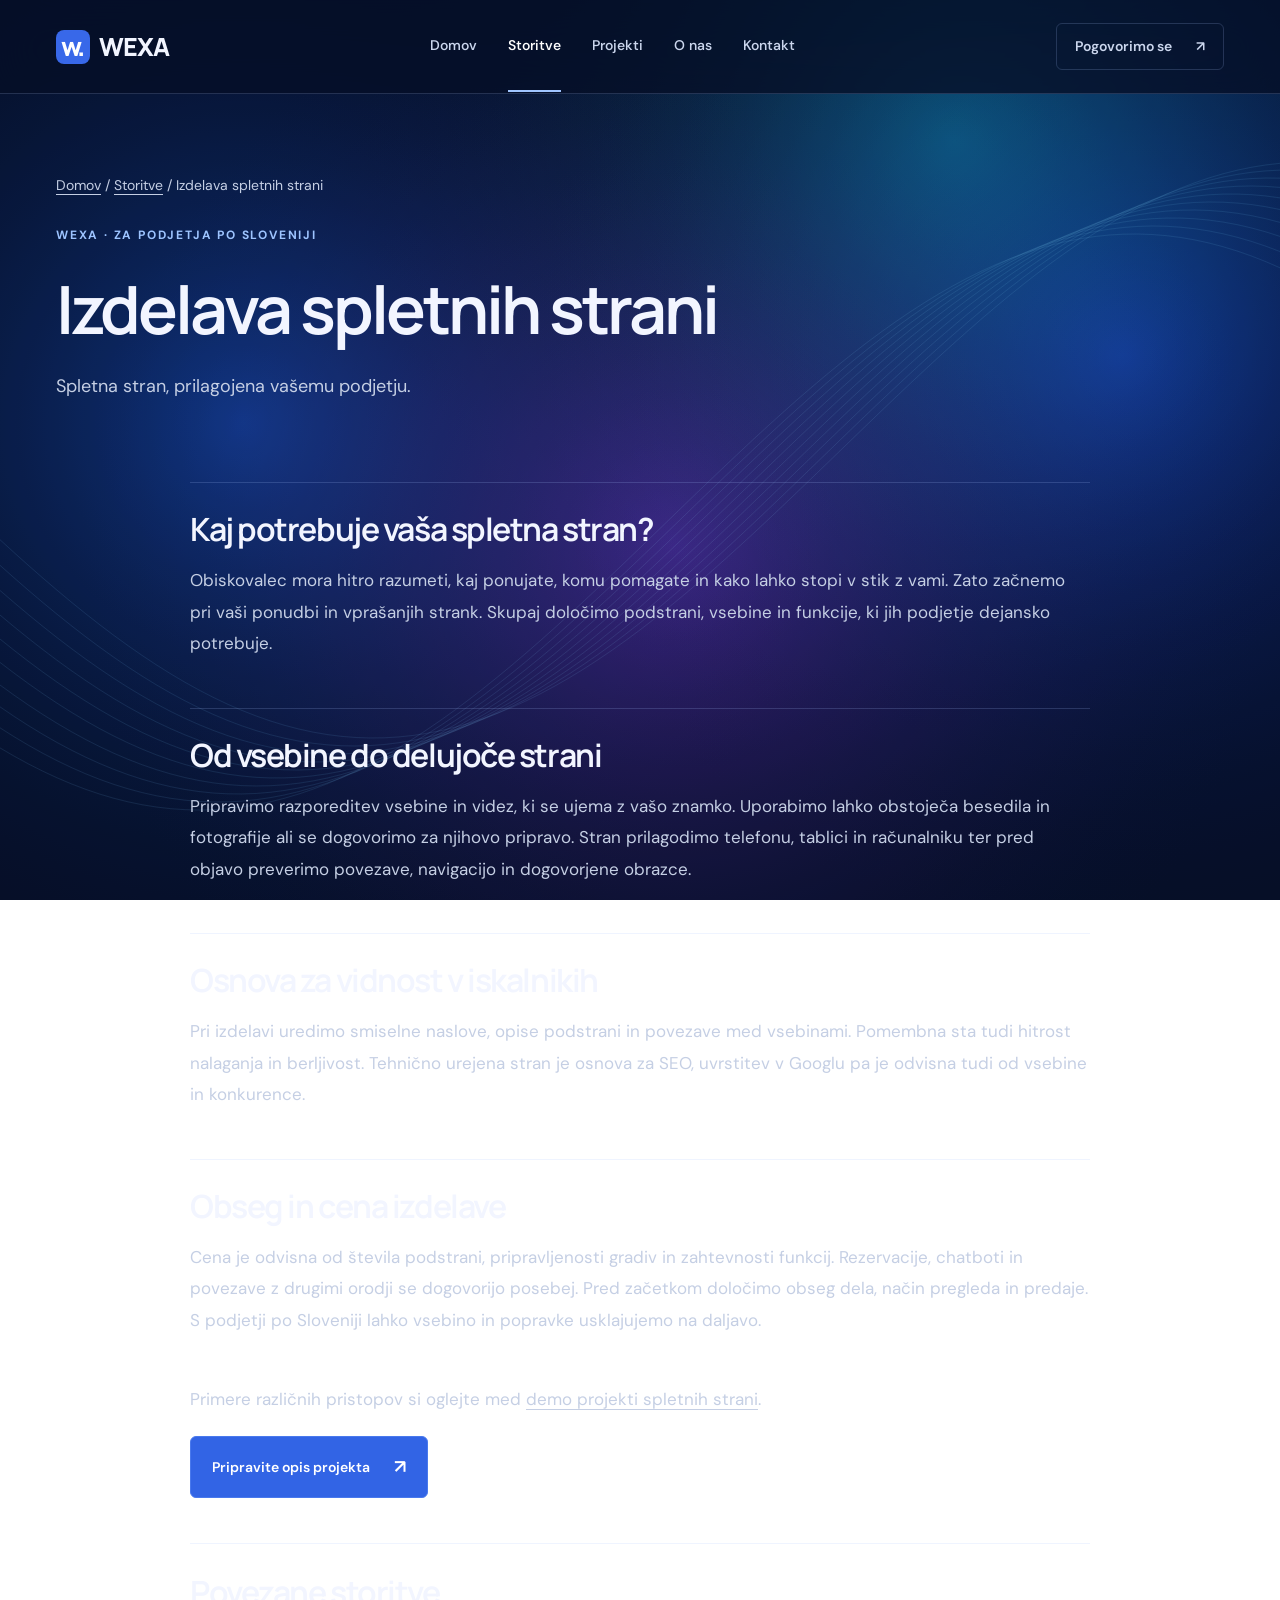
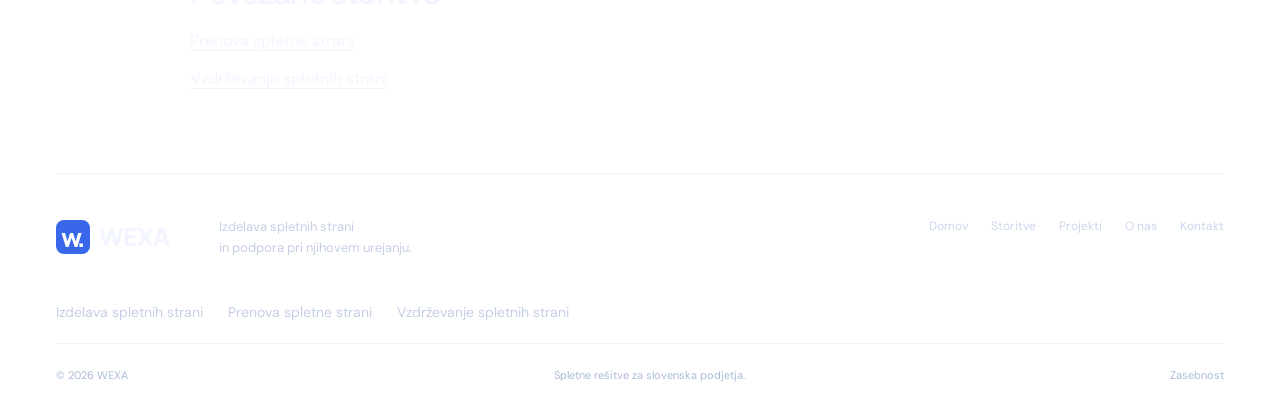
<file: izdelava-spletnih-strani.html>
<!doctype html><html lang="sl"><head><meta charset="UTF-8"><meta name="viewport" content="width=device-width,initial-scale=1"><meta name="description" content="Izdelava spletnih strani za podjetja po Sloveniji. Jasna predstavitev ponudbe, prilagoditev telefonom in podpora od zasnove do objave."><meta name="theme-color" content="#060f27"><title>Izdelava nove spletne strani | WEXA</title><link rel="icon" href="/favicon.svg" type="image/svg+xml"><link rel="stylesheet" href="/style.d60e12dde8d9.css"><script src="/app.1ae1e589a874.js" defer></script><link rel="canonical" href="https://wexa.si/izdelava-spletnih-strani"><meta name="robots" content="index,follow,max-image-preview:large"><meta property="og:type" content="website"><meta property="og:locale" content="sl_SI"><meta property="og:site_name" content="WEXA"><meta property="og:title" content="Izdelava nove spletne strani | WEXA"><meta property="og:description" content="Izdelava spletnih strani za podjetja po Sloveniji. Jasna predstavitev ponudbe, prilagoditev telefonom in podpora od zasnove do objave."><meta property="og:url" content="https://wexa.si/izdelava-spletnih-strani"><meta name="twitter:card" content="summary"><script type="application/ld+json">{"@context": "https://schema.org", "@graph": [{"@type": "Organization", "@id": "https://wexa.si/#organization", "name": "WEXA", "url": "https://wexa.si/", "areaServed": {"@type": "Country", "name": "Slovenija"}}, {"@type": "WebSite", "@id": "https://wexa.si/#website", "url": "https://wexa.si/", "name": "WEXA", "inLanguage": "sl-SI", "publisher": {"@id": "https://wexa.si/#organization"}}, {"@type": "WebPage", "@id": "https://wexa.si/izdelava-spletnih-strani#webpage", "url": "https://wexa.si/izdelava-spletnih-strani", "name": "Izdelava nove spletne strani | WEXA", "description": "Izdelava spletnih strani za podjetja po Sloveniji. Jasna predstavitev ponudbe, prilagoditev telefonom in podpora od zasnove do objave.", "inLanguage": "sl-SI", "isPartOf": {"@id": "https://wexa.si/#website"}}, {"@type": "Service", "name": "Izdelava spletnih strani", "url": "https://wexa.si/izdelava-spletnih-strani", "provider": {"@id": "https://wexa.si/#organization"}, "areaServed": {"@type": "Country", "name": "Slovenija"}}]}</script><link rel="preconnect" href="https://fonts.googleapis.com"><link rel="preconnect" href="https://fonts.gstatic.com" crossorigin><link rel="stylesheet" href="https://fonts.googleapis.com/css2?family=DM+Sans:wght@400;450;500;550;600;650;700&amp;family=Manrope:wght@400;500;600;650;700;750;800&amp;display=swap"></head><body><div id="animated-bg" aria-hidden="true"><canvas id="fx"></canvas></div><a class="skip" href="#main">Preskoči na vsebino</a><header class="header"><div class="wrap nav"><a class="logo" href="/" aria-label="WEXA domov"><span class="mark">w.</span>WEXA</a><button class="menu-toggle" aria-expanded="false" aria-controls="navigation" aria-label="Odpri meni">☰</button><nav id="navigation" aria-label="Glavna navigacija"><a href="/" >Domov</a><a href="/storitve" aria-current="page">Storitve</a><a href="/projekti" >Projekti</a><a href="/o-nas" >O nas</a><a href="/kontakt" >Kontakt</a></nav><a class="nav-cta" href="/kontakt">Pogovorimo se <span aria-hidden="true">↗</span></a></div></header><main id="main"><section class="page-head wrap"><nav class="breadcrumbs" aria-label="Pot po strani"><a href="/">Domov</a> / <a href="/storitve">Storitve</a> / <span>Izdelava spletnih strani</span></nav><div class="eyebrow">WEXA · ZA PODJETJA PO SLOVENIJI</div><h1>Izdelava spletnih strani</h1><p class="lead">Spletna stran, prilagojena vašemu podjetju.</p></section><section class="wrap service-detail"><section><h2>Kaj potrebuje vaša spletna stran?</h2><p>Obiskovalec mora hitro razumeti, kaj ponujate, komu pomagate in kako lahko stopi v stik z vami. Zato začnemo pri vaši ponudbi in vprašanjih strank. Skupaj določimo podstrani, vsebine in funkcije, ki jih podjetje dejansko potrebuje.</p></section><section><h2>Od vsebine do delujoče strani</h2><p>Pripravimo razporeditev vsebine in videz, ki se ujema z vašo znamko. Uporabimo lahko obstoječa besedila in fotografije ali se dogovorimo za njihovo pripravo. Stran prilagodimo telefonu, tablici in računalniku ter pred objavo preverimo povezave, navigacijo in dogovorjene obrazce.</p></section><section><h2>Osnova za vidnost v iskalnikih</h2><p>Pri izdelavi uredimo smiselne naslove, opise podstrani in povezave med vsebinami. Pomembna sta tudi hitrost nalaganja in berljivost. Tehnično urejena stran je osnova za SEO, uvrstitev v Googlu pa je odvisna tudi od vsebine in konkurence.</p></section><section><h2>Obseg in cena izdelave</h2><p>Cena je odvisna od števila podstrani, pripravljenosti gradiv in zahtevnosti funkcij. Rezervacije, chatboti in povezave z drugimi orodji se dogovorijo posebej. Pred začetkom določimo obseg dela, način pregleda in predaje. S podjetji po Sloveniji lahko vsebino in popravke usklajujemo na daljavo.</p></section><p>Primere različnih pristopov si oglejte med <a href="/projekti">demo projekti spletnih strani</a>.</p><a class="button" href="/kontakt?storitev=01">Pripravite opis projekta <span aria-hidden="true">↗</span></a><nav class="related-services" aria-label="Povezane storitve"><h2>Povezane storitve</h2><a href="/prenova-spletne-strani">Prenova spletne strani</a><a href="/vzdrzevanje-spletnih-strani">Vzdrževanje spletnih strani</a></nav></section></main><footer class="wrap"><div class="footer-top"><a class="logo" href="/"><span class="mark">w.</span>WEXA</a><p>Izdelava spletnih strani<br>in podpora pri njihovem urejanju.</p><div class="footer-nav"><a href="/" >Domov</a><a href="/storitve" aria-current="page">Storitve</a><a href="/projekti" >Projekti</a><a href="/o-nas" >O nas</a><a href="/kontakt" >Kontakt</a></div></div><nav class="footer-services" aria-label="Storitve WEXA"><a href="/izdelava-spletnih-strani">Izdelava spletnih strani</a><a href="/prenova-spletne-strani">Prenova spletne strani</a><a href="/vzdrzevanje-spletnih-strani">Vzdrževanje spletnih strani</a></nav><div class="footer-bottom"><span>© 2026 WEXA</span><span>Spletne rešitve za slovenska podjetja.</span><a href="/zasebnost">Zasebnost</a></div></footer></body></html>
</file>
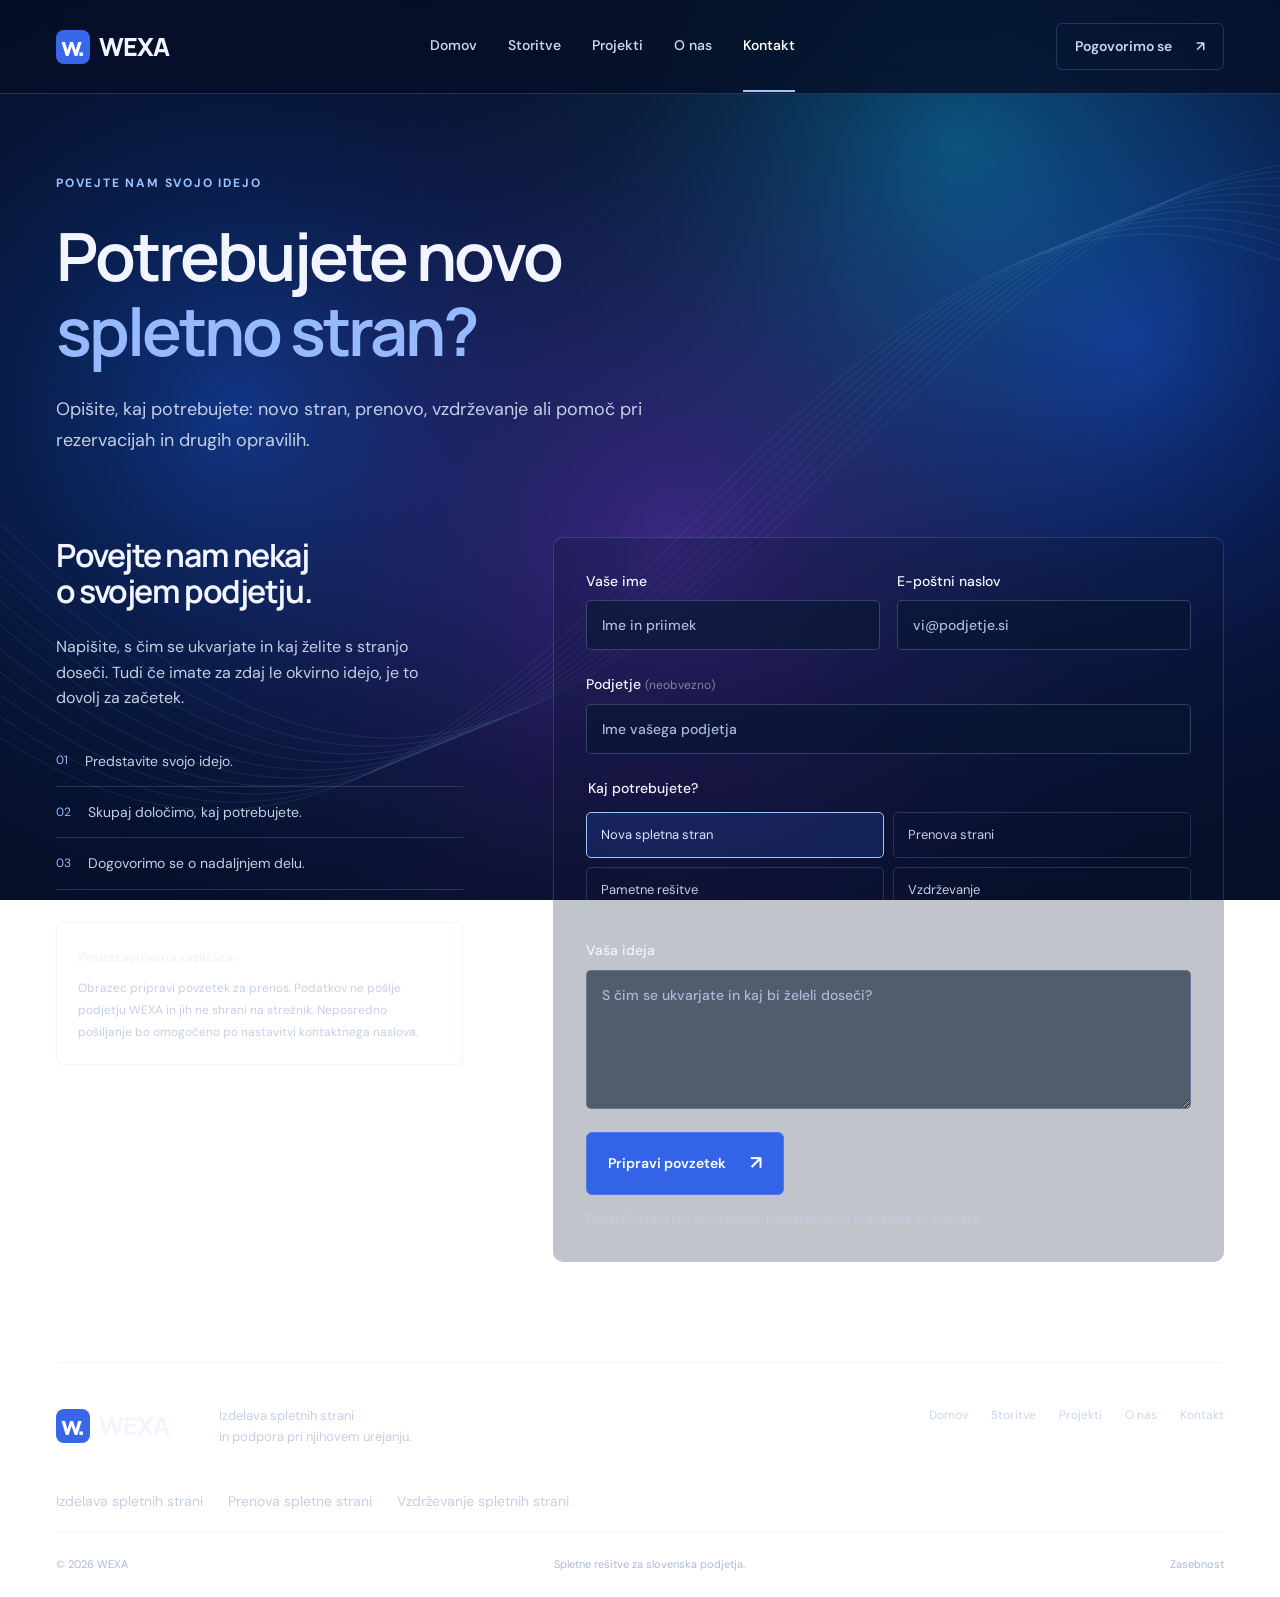
<file: kontakt.html>
<!doctype html><html lang="sl"><head><meta charset="UTF-8"><meta name="viewport" content="width=device-width,initial-scale=1"><meta name="description" content="Opišite novo spletno stran, prenovo ali vzdrževanje. Obrazec WEXA trenutno pripravi povzetek za prenos; povpraševanja še ne pošlje."><meta name="theme-color" content="#060f27"><title>Kontakt in opis projekta za spletno stran | WEXA</title><link rel="icon" href="/favicon.svg" type="image/svg+xml"><link rel="stylesheet" href="/style.d60e12dde8d9.css"><script src="/app.1ae1e589a874.js" defer></script><link rel="canonical" href="https://wexa.si/kontakt"><meta name="robots" content="index,follow,max-image-preview:large"><meta property="og:type" content="website"><meta property="og:locale" content="sl_SI"><meta property="og:site_name" content="WEXA"><meta property="og:title" content="Kontakt in opis projekta za spletno stran | WEXA"><meta property="og:description" content="Opišite novo spletno stran, prenovo ali vzdrževanje. Obrazec WEXA trenutno pripravi povzetek za prenos; povpraševanja še ne pošlje."><meta property="og:url" content="https://wexa.si/kontakt"><meta name="twitter:card" content="summary"><script type="application/ld+json">{"@context": "https://schema.org", "@graph": [{"@type": "Organization", "@id": "https://wexa.si/#organization", "name": "WEXA", "url": "https://wexa.si/", "areaServed": {"@type": "Country", "name": "Slovenija"}}, {"@type": "WebSite", "@id": "https://wexa.si/#website", "url": "https://wexa.si/", "name": "WEXA", "inLanguage": "sl-SI", "publisher": {"@id": "https://wexa.si/#organization"}}, {"@type": "WebPage", "@id": "https://wexa.si/kontakt#webpage", "url": "https://wexa.si/kontakt", "name": "Kontakt in opis projekta za spletno stran | WEXA", "description": "Opišite novo spletno stran, prenovo ali vzdrževanje. Obrazec WEXA trenutno pripravi povzetek za prenos; povpraševanja še ne pošlje.", "inLanguage": "sl-SI", "isPartOf": {"@id": "https://wexa.si/#website"}}]}</script><link rel="preconnect" href="https://fonts.googleapis.com"><link rel="preconnect" href="https://fonts.gstatic.com" crossorigin><link rel="stylesheet" href="https://fonts.googleapis.com/css2?family=DM+Sans:wght@400;450;500;550;600;650;700&amp;family=Manrope:wght@400;500;600;650;700;750;800&amp;display=swap"></head><body><div id="animated-bg" aria-hidden="true"><canvas id="fx"></canvas></div><a class="skip" href="#main">Preskoči na vsebino</a><header class="header"><div class="wrap nav"><a class="logo" href="/" aria-label="WEXA domov"><span class="mark">w.</span>WEXA</a><button class="menu-toggle" aria-expanded="false" aria-controls="navigation" aria-label="Odpri meni">☰</button><nav id="navigation" aria-label="Glavna navigacija"><a href="/" >Domov</a><a href="/storitve" >Storitve</a><a href="/projekti" >Projekti</a><a href="/o-nas" >O nas</a><a href="/kontakt" aria-current="page">Kontakt</a></nav><a class="nav-cta" href="/kontakt">Pogovorimo se <span aria-hidden="true">↗</span></a></div></header><main id="main"><section class="page-head wrap"><div class="eyebrow">POVEJTE NAM SVOJO IDEJO</div><h1>Potrebujete novo<br><em>spletno stran?</em></h1><p class="lead">Opišite, kaj potrebujete: novo stran, prenovo, vzdrževanje ali pomoč pri rezervacijah in drugih opravilih.</p></section><section class="wrap contact-grid"><aside><h2>Povejte nam nekaj<br>o svojem podjetju.</h2><p>Napišite, s čim se ukvarjate in kaj želite s stranjo doseči. Tudi če imate za zdaj le okvirno idejo, je to dovolj za začetek.</p><div class="contact-step"><span>01</span><p>Predstavite svojo idejo.</p></div><div class="contact-step"><span>02</span><p>Skupaj določimo, kaj potrebujete.</p></div><div class="contact-step"><span>03</span><p>Dogovorimo se o nadaljnjem delu.</p></div><div class="notice"><b>Predstavitvena različica</b><p>Obrazec pripravi povzetek za prenos. Podatkov ne pošlje podjetju WEXA in jih ne shrani na strežnik. Neposredno pošiljanje bo omogočeno po nastavitvi kontaktnega naslova.</p></div></aside><form id="brief-form"><div class="form-row"><label>Vaše ime <input name="ime" autocomplete="name" placeholder="Ime in priimek" required maxlength="100"></label><label>E-poštni naslov <input type="email" name="email" autocomplete="email" placeholder="vi@podjetje.si" required maxlength="200"></label></div><label>Podjetje <span class="optional">(neobvezno)</span><input name="podjetje" autocomplete="organization" placeholder="Ime vašega podjetja" maxlength="200"></label><fieldset><legend>Kaj potrebujete?</legend><div class="choices"><label><input type="radio" name="storitev" value="Nova spletna stran" checked><span>Nova spletna stran</span></label><label><input type="radio" name="storitev" value="Prenova strani"><span>Prenova strani</span></label><label><input type="radio" name="storitev" value="Pametne rešitve"><span>Pametne rešitve</span></label><label><input type="radio" name="storitev" value="Vzdrževanje"><span>Vzdrževanje</span></label></div></fieldset><label>Vaša ideja <textarea name="opis" rows="5" placeholder="S čim se ukvarjate in kaj bi želeli doseči?" required maxlength="5000"></textarea></label><button class="button" type="submit">Pripravi povzetek <span>↗</span></button><p class="form-help">Podatki ostanejo v tem zavihku. Povzetek lahko prenesete ali kopirate.</p><section id="brief-result" hidden aria-live="polite"><h3>Povzetek je pripravljen.</h3><p>Povpraševanje ni bilo poslano. Povzetek lahko shranite na svojo napravo.</p><pre id="brief-text"></pre><div class="actions"><button type="button" id="download-brief" class="button">Prenesi povzetek ↓</button><button type="button" id="copy-brief" class="button secondary">Kopiraj</button></div><p id="copy-status" role="status"></p></section></form></section></main><footer class="wrap"><div class="footer-top"><a class="logo" href="/"><span class="mark">w.</span>WEXA</a><p>Izdelava spletnih strani<br>in podpora pri njihovem urejanju.</p><div class="footer-nav"><a href="/" >Domov</a><a href="/storitve" >Storitve</a><a href="/projekti" >Projekti</a><a href="/o-nas" >O nas</a><a href="/kontakt" aria-current="page">Kontakt</a></div></div><nav class="footer-services" aria-label="Storitve WEXA"><a href="/izdelava-spletnih-strani">Izdelava spletnih strani</a><a href="/prenova-spletne-strani">Prenova spletne strani</a><a href="/vzdrzevanje-spletnih-strani">Vzdrževanje spletnih strani</a></nav><div class="footer-bottom"><span>© 2026 WEXA</span><span>Spletne rešitve za slovenska podjetja.</span><a href="/zasebnost">Zasebnost</a></div></footer></body></html>
</file>
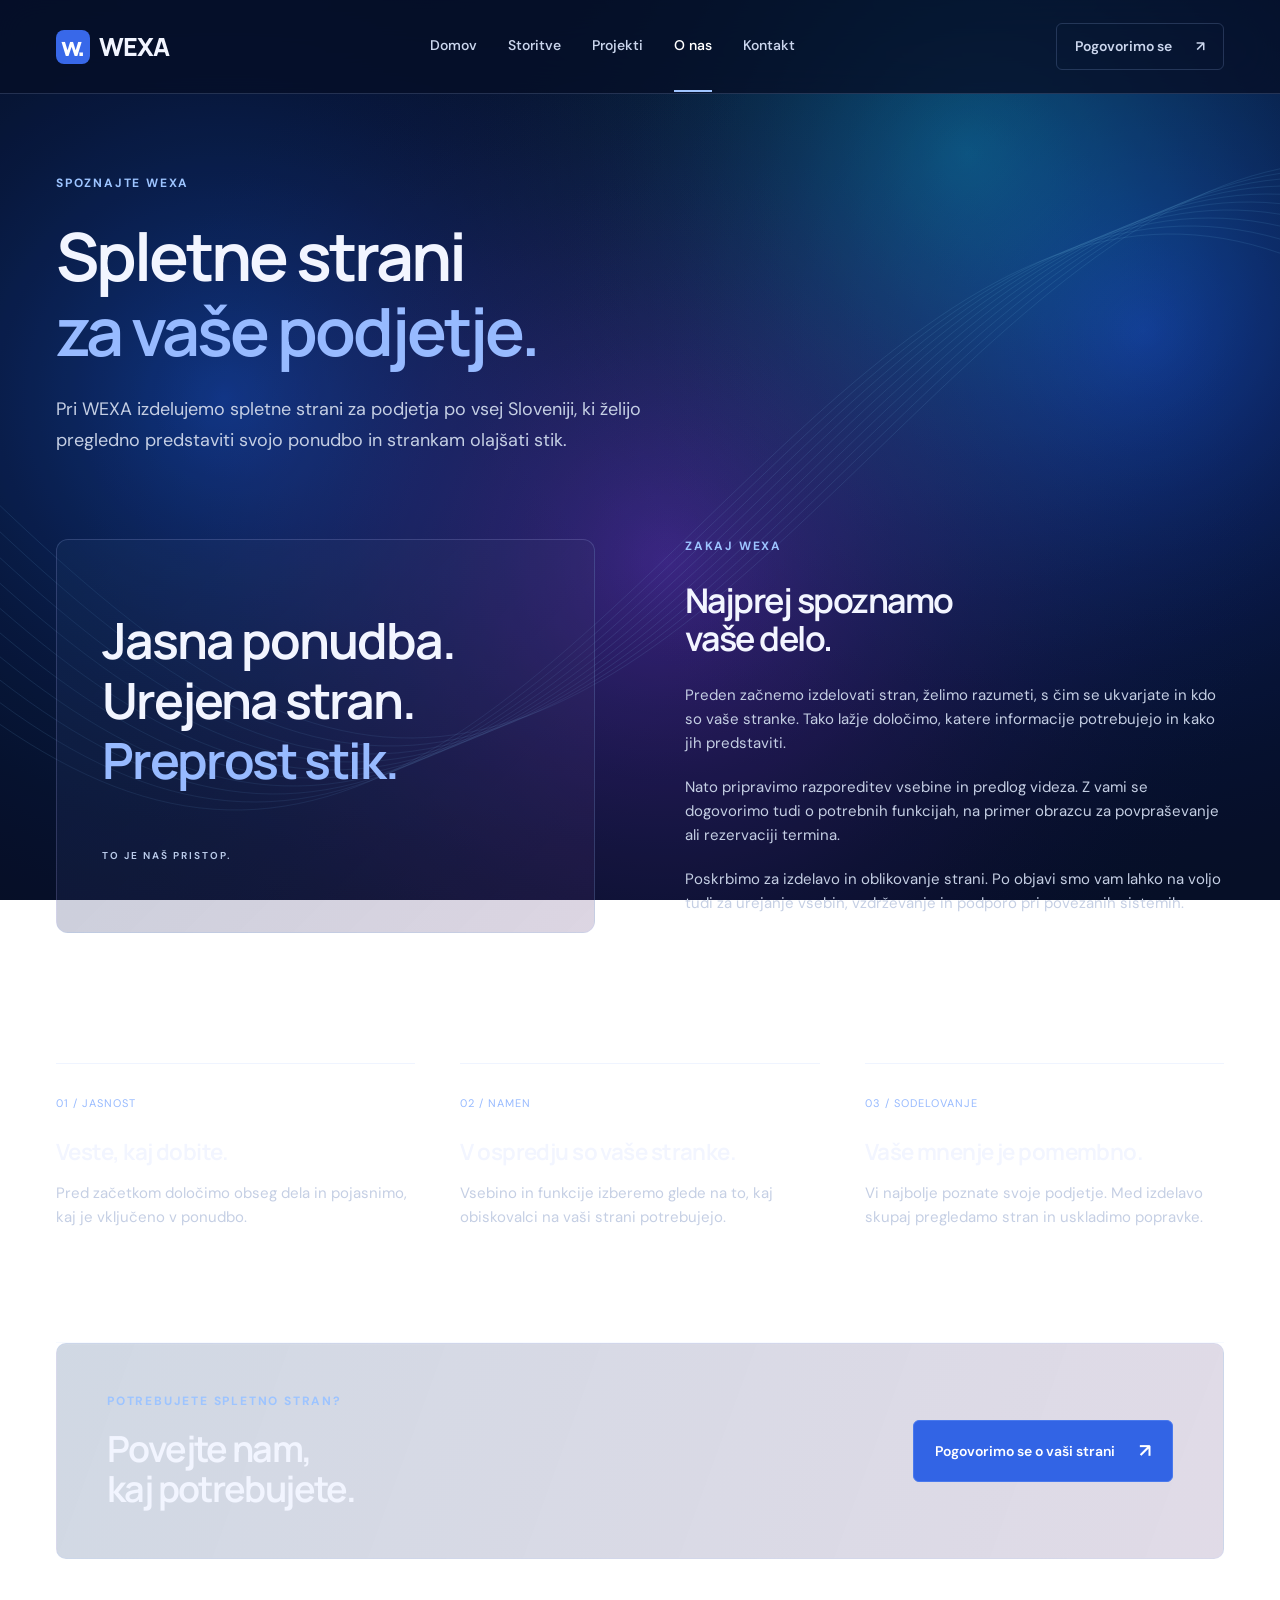
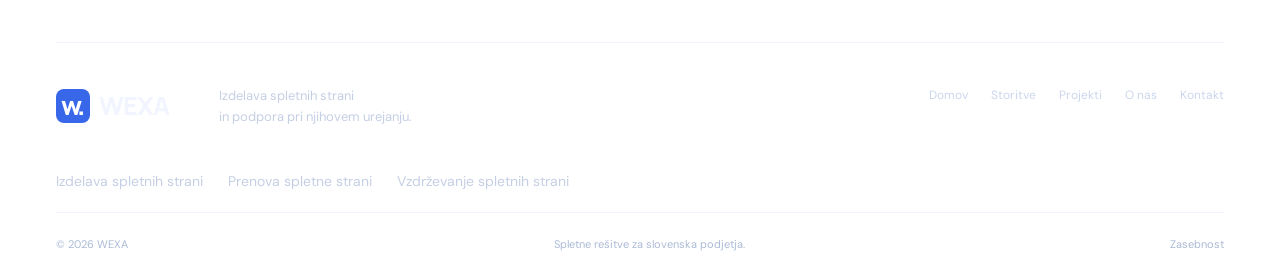
<file: o-nas.html>
<!doctype html><html lang="sl"><head><meta charset="UTF-8"><meta name="viewport" content="width=device-width,initial-scale=1"><meta name="description" content="Spoznajte WEXA in naš pristop k izdelavi spletnih strani: jasna ponudba, pregledna vsebina in sodelovanje od zasnove do podpore po objavi."><meta name="theme-color" content="#060f27"><title>O WEXA | Spletne strani za podjetja po Sloveniji</title><link rel="icon" href="/favicon.svg" type="image/svg+xml"><link rel="stylesheet" href="/style.d60e12dde8d9.css"><script src="/app.1ae1e589a874.js" defer></script><link rel="canonical" href="https://wexa.si/o-nas"><meta name="robots" content="index,follow,max-image-preview:large"><meta property="og:type" content="website"><meta property="og:locale" content="sl_SI"><meta property="og:site_name" content="WEXA"><meta property="og:title" content="O WEXA | Spletne strani za podjetja po Sloveniji"><meta property="og:description" content="Spoznajte WEXA in naš pristop k izdelavi spletnih strani: jasna ponudba, pregledna vsebina in sodelovanje od zasnove do podpore po objavi."><meta property="og:url" content="https://wexa.si/o-nas"><meta name="twitter:card" content="summary"><script type="application/ld+json">{"@context": "https://schema.org", "@graph": [{"@type": "Organization", "@id": "https://wexa.si/#organization", "name": "WEXA", "url": "https://wexa.si/", "areaServed": {"@type": "Country", "name": "Slovenija"}}, {"@type": "WebSite", "@id": "https://wexa.si/#website", "url": "https://wexa.si/", "name": "WEXA", "inLanguage": "sl-SI", "publisher": {"@id": "https://wexa.si/#organization"}}, {"@type": "WebPage", "@id": "https://wexa.si/o-nas#webpage", "url": "https://wexa.si/o-nas", "name": "O WEXA | Spletne strani za podjetja po Sloveniji", "description": "Spoznajte WEXA in naš pristop k izdelavi spletnih strani: jasna ponudba, pregledna vsebina in sodelovanje od zasnove do podpore po objavi.", "inLanguage": "sl-SI", "isPartOf": {"@id": "https://wexa.si/#website"}}]}</script><link rel="preconnect" href="https://fonts.googleapis.com"><link rel="preconnect" href="https://fonts.gstatic.com" crossorigin><link rel="stylesheet" href="https://fonts.googleapis.com/css2?family=DM+Sans:wght@400;450;500;550;600;650;700&amp;family=Manrope:wght@400;500;600;650;700;750;800&amp;display=swap"></head><body><div id="animated-bg" aria-hidden="true"><canvas id="fx"></canvas></div><a class="skip" href="#main">Preskoči na vsebino</a><header class="header"><div class="wrap nav"><a class="logo" href="/" aria-label="WEXA domov"><span class="mark">w.</span>WEXA</a><button class="menu-toggle" aria-expanded="false" aria-controls="navigation" aria-label="Odpri meni">☰</button><nav id="navigation" aria-label="Glavna navigacija"><a href="/" >Domov</a><a href="/storitve" >Storitve</a><a href="/projekti" >Projekti</a><a href="/o-nas" aria-current="page">O nas</a><a href="/kontakt" >Kontakt</a></nav><a class="nav-cta" href="/kontakt">Pogovorimo se <span aria-hidden="true">↗</span></a></div></header><main id="main"><section class="page-head wrap"><div class="eyebrow">SPOZNAJTE WEXA</div><h1>Spletne strani<br><em>za vaše podjetje.</em></h1><p class="lead">Pri WEXA izdelujemo spletne strani za podjetja po vsej Sloveniji, ki želijo pregledno predstaviti svojo ponudbo in strankam olajšati stik.</p></section><section class="wrap about-grid"><div class="about-statement">Jasna ponudba.<br>Urejena stran.<br><em>Preprost stik.</em><span>TO JE NAŠ PRISTOP.</span></div><div><div class="eyebrow">ZAKAJ WEXA</div><h2>Najprej spoznamo<br>vaše delo.</h2><p>Preden začnemo izdelovati stran, želimo razumeti, s čim se ukvarjate in kdo so vaše stranke. Tako lažje določimo, katere informacije potrebujejo in kako jih predstaviti.</p><p>Nato pripravimo razporeditev vsebine in predlog videza. Z vami se dogovorimo tudi o potrebnih funkcijah, na primer obrazcu za povpraševanje ali rezervaciji termina.</p><p>Poskrbimo za izdelavo in oblikovanje strani. Po objavi smo vam lahko na voljo tudi za urejanje vsebin, vzdrževanje in podporo pri povezanih sistemih.</p></div></section><section class="wrap section"><div class="values"><article><span>01 / JASNOST</span><h3>Veste, kaj dobite.</h3><p>Pred začetkom določimo obseg dela in pojasnimo, kaj je vključeno v ponudbo.</p></article><article><span>02 / NAMEN</span><h3>V ospredju so vaše stranke.</h3><p>Vsebino in funkcije izberemo glede na to, kaj obiskovalci na vaši strani potrebujejo.</p></article><article><span>03 / SODELOVANJE</span><h3>Vaše mnenje je pomembno.</h3><p>Vi najbolje poznate svoje podjetje. Med izdelavo skupaj pregledamo stran in uskladimo popravke.</p></article></div></section><section class="wrap cta"><div><div class="eyebrow">POTREBUJETE SPLETNO STRAN?</div><h2>Povejte nam,<br>kaj potrebujete.</h2></div><a class="button " href="/kontakt">Pogovorimo se o vaši strani <span aria-hidden="true">↗</span></a></section></main><footer class="wrap"><div class="footer-top"><a class="logo" href="/"><span class="mark">w.</span>WEXA</a><p>Izdelava spletnih strani<br>in podpora pri njihovem urejanju.</p><div class="footer-nav"><a href="/" >Domov</a><a href="/storitve" >Storitve</a><a href="/projekti" >Projekti</a><a href="/o-nas" aria-current="page">O nas</a><a href="/kontakt" >Kontakt</a></div></div><nav class="footer-services" aria-label="Storitve WEXA"><a href="/izdelava-spletnih-strani">Izdelava spletnih strani</a><a href="/prenova-spletne-strani">Prenova spletne strani</a><a href="/vzdrzevanje-spletnih-strani">Vzdrževanje spletnih strani</a></nav><div class="footer-bottom"><span>© 2026 WEXA</span><span>Spletne rešitve za slovenska podjetja.</span><a href="/zasebnost">Zasebnost</a></div></footer></body></html>
</file>
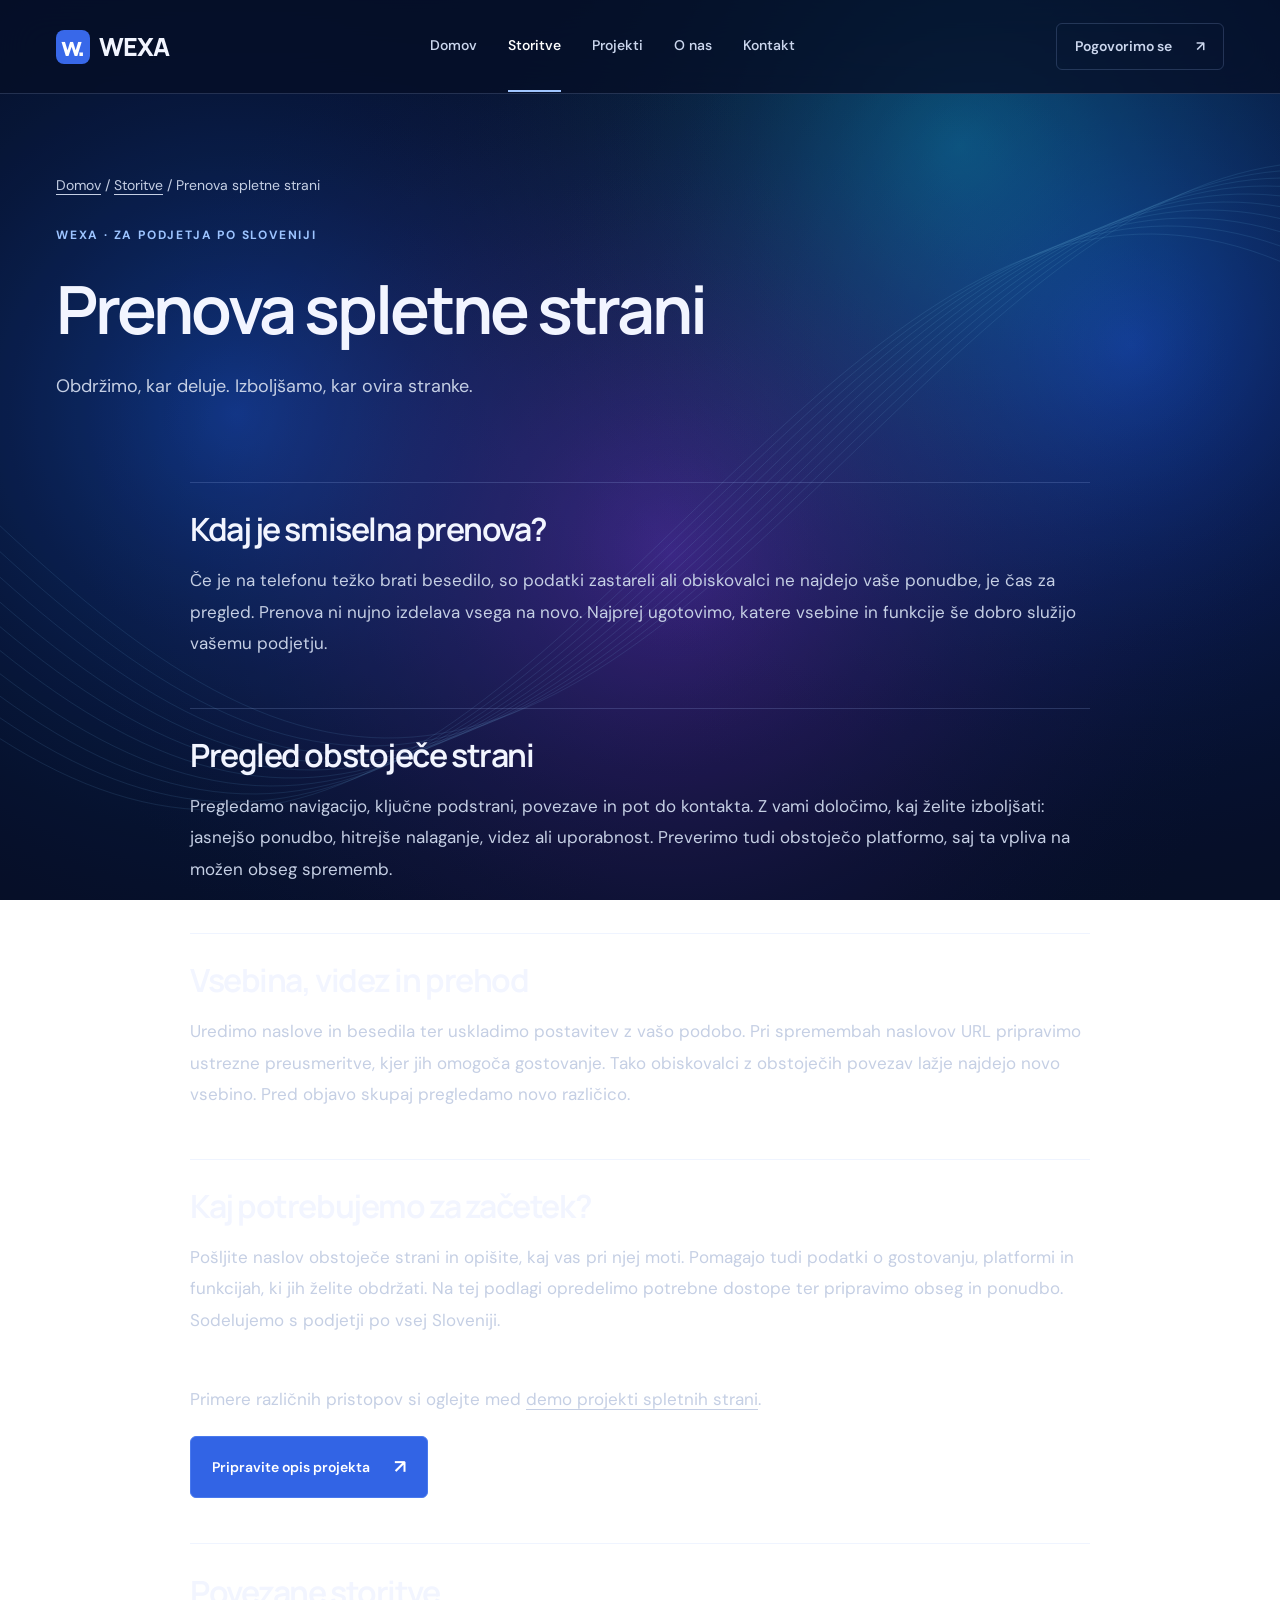
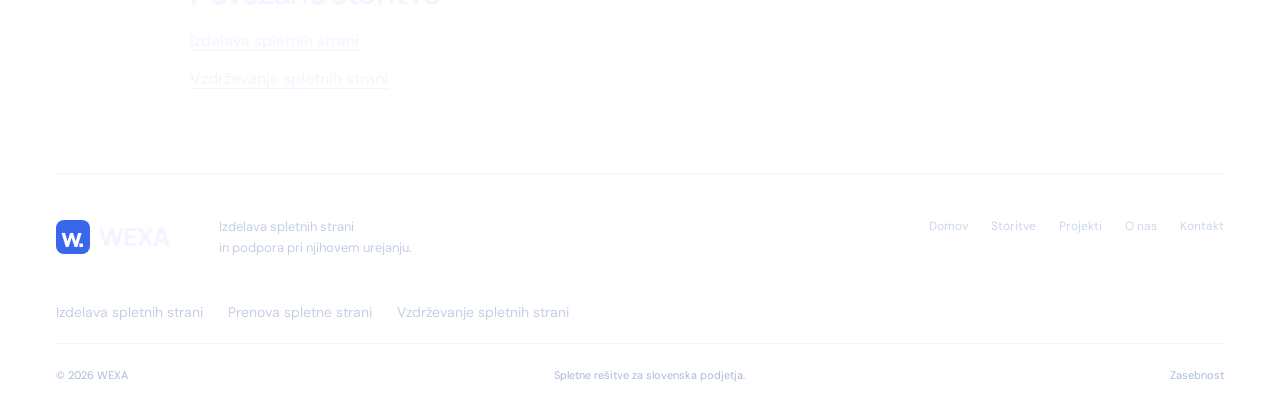
<file: prenova-spletne-strani.html>
<!doctype html><html lang="sl"><head><meta charset="UTF-8"><meta name="viewport" content="width=device-width,initial-scale=1"><meta name="description" content="Prenova spletne strani za bolj pregledno ponudbo in lažjo uporabo na telefonu. WEXA pomaga podjetjem po vsej Sloveniji."><meta name="theme-color" content="#060f27"><title>Prenova spletne strani za podjetja | WEXA</title><link rel="icon" href="/favicon.svg" type="image/svg+xml"><link rel="stylesheet" href="/style.d60e12dde8d9.css"><script src="/app.1ae1e589a874.js" defer></script><link rel="canonical" href="https://wexa.si/prenova-spletne-strani"><meta name="robots" content="index,follow,max-image-preview:large"><meta property="og:type" content="website"><meta property="og:locale" content="sl_SI"><meta property="og:site_name" content="WEXA"><meta property="og:title" content="Prenova spletne strani za podjetja | WEXA"><meta property="og:description" content="Prenova spletne strani za bolj pregledno ponudbo in lažjo uporabo na telefonu. WEXA pomaga podjetjem po vsej Sloveniji."><meta property="og:url" content="https://wexa.si/prenova-spletne-strani"><meta name="twitter:card" content="summary"><script type="application/ld+json">{"@context": "https://schema.org", "@graph": [{"@type": "Organization", "@id": "https://wexa.si/#organization", "name": "WEXA", "url": "https://wexa.si/", "areaServed": {"@type": "Country", "name": "Slovenija"}}, {"@type": "WebSite", "@id": "https://wexa.si/#website", "url": "https://wexa.si/", "name": "WEXA", "inLanguage": "sl-SI", "publisher": {"@id": "https://wexa.si/#organization"}}, {"@type": "WebPage", "@id": "https://wexa.si/prenova-spletne-strani#webpage", "url": "https://wexa.si/prenova-spletne-strani", "name": "Prenova spletne strani za podjetja | WEXA", "description": "Prenova spletne strani za bolj pregledno ponudbo in lažjo uporabo na telefonu. WEXA pomaga podjetjem po vsej Sloveniji.", "inLanguage": "sl-SI", "isPartOf": {"@id": "https://wexa.si/#website"}}, {"@type": "Service", "name": "Prenova spletne strani", "url": "https://wexa.si/prenova-spletne-strani", "provider": {"@id": "https://wexa.si/#organization"}, "areaServed": {"@type": "Country", "name": "Slovenija"}}]}</script><link rel="preconnect" href="https://fonts.googleapis.com"><link rel="preconnect" href="https://fonts.gstatic.com" crossorigin><link rel="stylesheet" href="https://fonts.googleapis.com/css2?family=DM+Sans:wght@400;450;500;550;600;650;700&amp;family=Manrope:wght@400;500;600;650;700;750;800&amp;display=swap"></head><body><div id="animated-bg" aria-hidden="true"><canvas id="fx"></canvas></div><a class="skip" href="#main">Preskoči na vsebino</a><header class="header"><div class="wrap nav"><a class="logo" href="/" aria-label="WEXA domov"><span class="mark">w.</span>WEXA</a><button class="menu-toggle" aria-expanded="false" aria-controls="navigation" aria-label="Odpri meni">☰</button><nav id="navigation" aria-label="Glavna navigacija"><a href="/" >Domov</a><a href="/storitve" aria-current="page">Storitve</a><a href="/projekti" >Projekti</a><a href="/o-nas" >O nas</a><a href="/kontakt" >Kontakt</a></nav><a class="nav-cta" href="/kontakt">Pogovorimo se <span aria-hidden="true">↗</span></a></div></header><main id="main"><section class="page-head wrap"><nav class="breadcrumbs" aria-label="Pot po strani"><a href="/">Domov</a> / <a href="/storitve">Storitve</a> / <span>Prenova spletne strani</span></nav><div class="eyebrow">WEXA · ZA PODJETJA PO SLOVENIJI</div><h1>Prenova spletne strani</h1><p class="lead">Obdržimo, kar deluje. Izboljšamo, kar ovira stranke.</p></section><section class="wrap service-detail"><section><h2>Kdaj je smiselna prenova?</h2><p>Če je na telefonu težko brati besedilo, so podatki zastareli ali obiskovalci ne najdejo vaše ponudbe, je čas za pregled. Prenova ni nujno izdelava vsega na novo. Najprej ugotovimo, katere vsebine in funkcije še dobro služijo vašemu podjetju.</p></section><section><h2>Pregled obstoječe strani</h2><p>Pregledamo navigacijo, ključne podstrani, povezave in pot do kontakta. Z vami določimo, kaj želite izboljšati: jasnejšo ponudbo, hitrejše nalaganje, videz ali uporabnost. Preverimo tudi obstoječo platformo, saj ta vpliva na možen obseg sprememb.</p></section><section><h2>Vsebina, videz in prehod</h2><p>Uredimo naslove in besedila ter uskladimo postavitev z vašo podobo. Pri spremembah naslovov URL pripravimo ustrezne preusmeritve, kjer jih omogoča gostovanje. Tako obiskovalci z obstoječih povezav lažje najdejo novo vsebino. Pred objavo skupaj pregledamo novo različico.</p></section><section><h2>Kaj potrebujemo za začetek?</h2><p>Pošljite naslov obstoječe strani in opišite, kaj vas pri njej moti. Pomagajo tudi podatki o gostovanju, platformi in funkcijah, ki jih želite obdržati. Na tej podlagi opredelimo potrebne dostope ter pripravimo obseg in ponudbo. Sodelujemo s podjetji po vsej Sloveniji.</p></section><p>Primere različnih pristopov si oglejte med <a href="/projekti">demo projekti spletnih strani</a>.</p><a class="button" href="/kontakt?storitev=02">Pripravite opis projekta <span aria-hidden="true">↗</span></a><nav class="related-services" aria-label="Povezane storitve"><h2>Povezane storitve</h2><a href="/izdelava-spletnih-strani">Izdelava spletnih strani</a><a href="/vzdrzevanje-spletnih-strani">Vzdrževanje spletnih strani</a></nav></section></main><footer class="wrap"><div class="footer-top"><a class="logo" href="/"><span class="mark">w.</span>WEXA</a><p>Izdelava spletnih strani<br>in podpora pri njihovem urejanju.</p><div class="footer-nav"><a href="/" >Domov</a><a href="/storitve" aria-current="page">Storitve</a><a href="/projekti" >Projekti</a><a href="/o-nas" >O nas</a><a href="/kontakt" >Kontakt</a></div></div><nav class="footer-services" aria-label="Storitve WEXA"><a href="/izdelava-spletnih-strani">Izdelava spletnih strani</a><a href="/prenova-spletne-strani">Prenova spletne strani</a><a href="/vzdrzevanje-spletnih-strani">Vzdrževanje spletnih strani</a></nav><div class="footer-bottom"><span>© 2026 WEXA</span><span>Spletne rešitve za slovenska podjetja.</span><a href="/zasebnost">Zasebnost</a></div></footer></body></html>
</file>
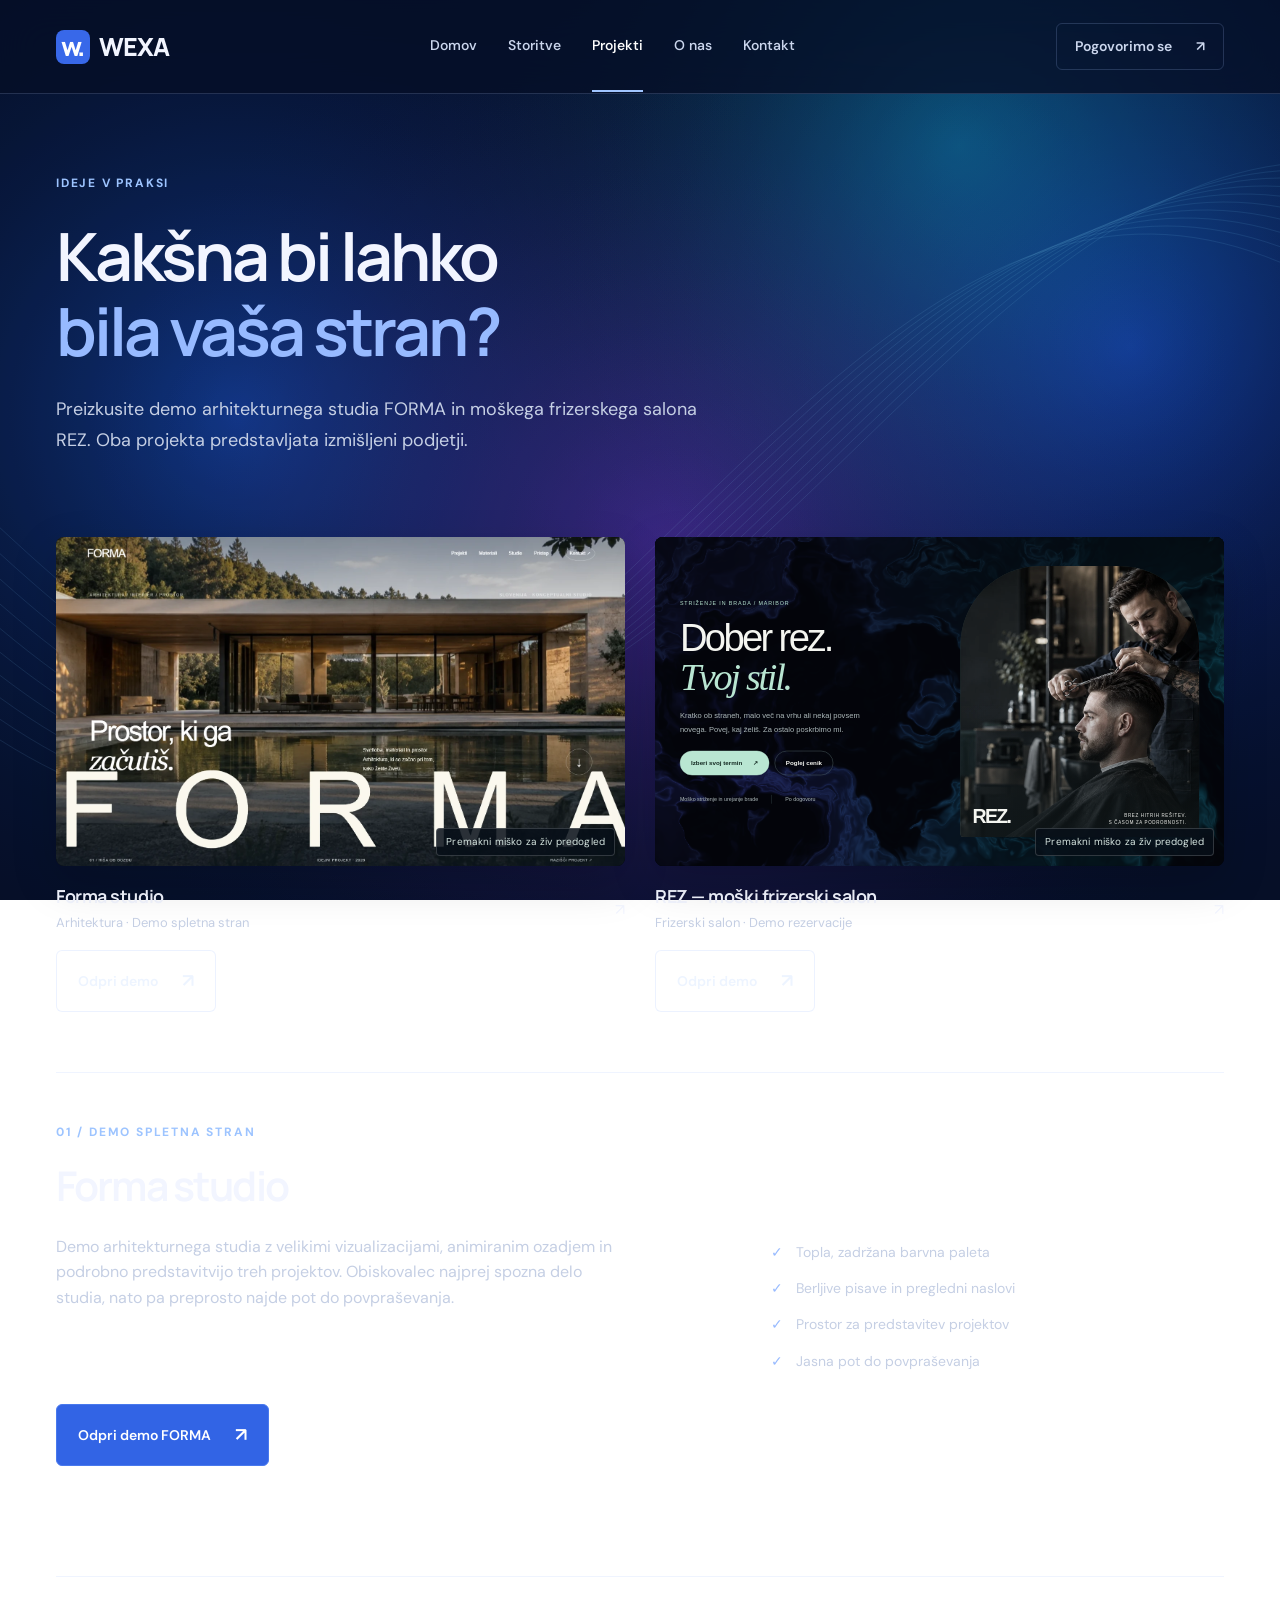
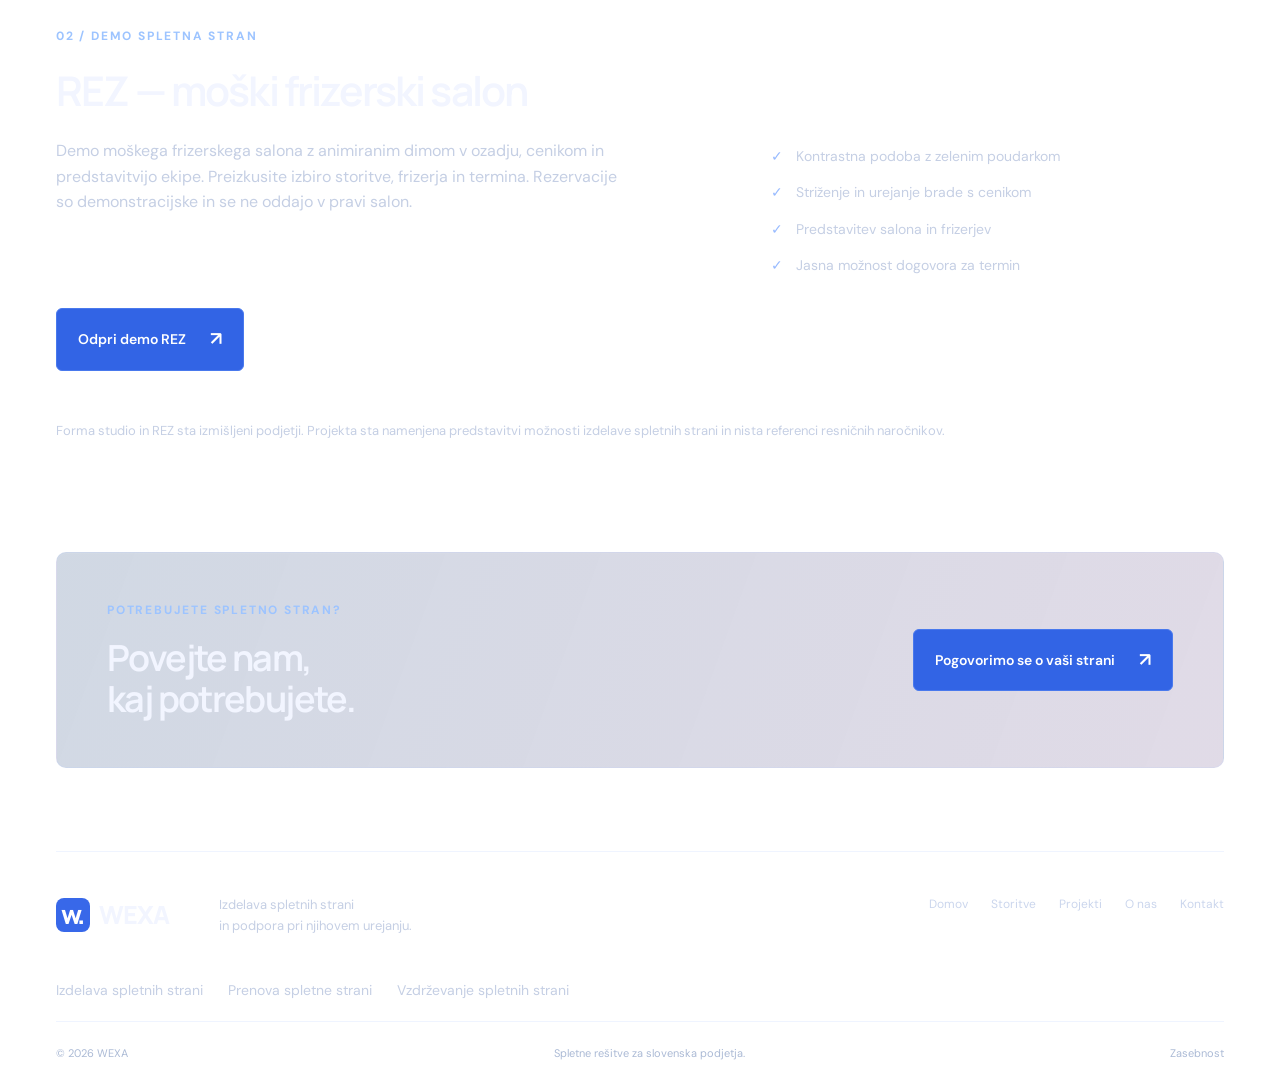
<file: projekti.html>
<!doctype html><html lang="sl"><head><meta charset="UTF-8"><meta name="viewport" content="width=device-width,initial-scale=1"><meta name="description" content="Preizkusite demo spletni strani arhitekturnega studia FORMA in salona REZ. Oglejte si oblikovanje, predstavitev projektov in demo rezervacije."><meta name="theme-color" content="#060f27"><title>Primeri spletnih strani in demo projekti | WEXA</title><link rel="icon" href="/favicon.svg" type="image/svg+xml"><link rel="stylesheet" href="/style.d60e12dde8d9.css"><script src="/app.1ae1e589a874.js" defer></script><link rel="canonical" href="https://wexa.si/projekti"><meta name="robots" content="index,follow,max-image-preview:large"><meta property="og:type" content="website"><meta property="og:locale" content="sl_SI"><meta property="og:site_name" content="WEXA"><meta property="og:title" content="Primeri spletnih strani in demo projekti | WEXA"><meta property="og:description" content="Preizkusite demo spletni strani arhitekturnega studia FORMA in salona REZ. Oglejte si oblikovanje, predstavitev projektov in demo rezervacije."><meta property="og:url" content="https://wexa.si/projekti"><meta name="twitter:card" content="summary"><script type="application/ld+json">{"@context": "https://schema.org", "@graph": [{"@type": "Organization", "@id": "https://wexa.si/#organization", "name": "WEXA", "url": "https://wexa.si/", "areaServed": {"@type": "Country", "name": "Slovenija"}}, {"@type": "WebSite", "@id": "https://wexa.si/#website", "url": "https://wexa.si/", "name": "WEXA", "inLanguage": "sl-SI", "publisher": {"@id": "https://wexa.si/#organization"}}, {"@type": "WebPage", "@id": "https://wexa.si/projekti#webpage", "url": "https://wexa.si/projekti", "name": "Primeri spletnih strani in demo projekti | WEXA", "description": "Preizkusite demo spletni strani arhitekturnega studia FORMA in salona REZ. Oglejte si oblikovanje, predstavitev projektov in demo rezervacije.", "inLanguage": "sl-SI", "isPartOf": {"@id": "https://wexa.si/#website"}}]}</script><link rel="preconnect" href="https://fonts.googleapis.com"><link rel="preconnect" href="https://fonts.gstatic.com" crossorigin><link rel="stylesheet" href="https://fonts.googleapis.com/css2?family=DM+Sans:wght@400;450;500;550;600;650;700&amp;family=Manrope:wght@400;500;600;650;700;750;800&amp;display=swap"></head><body><div id="animated-bg" aria-hidden="true"><canvas id="fx"></canvas></div><a class="skip" href="#main">Preskoči na vsebino</a><header class="header"><div class="wrap nav"><a class="logo" href="/" aria-label="WEXA domov"><span class="mark">w.</span>WEXA</a><button class="menu-toggle" aria-expanded="false" aria-controls="navigation" aria-label="Odpri meni">☰</button><nav id="navigation" aria-label="Glavna navigacija"><a href="/" >Domov</a><a href="/storitve" >Storitve</a><a href="/projekti" aria-current="page">Projekti</a><a href="/o-nas" >O nas</a><a href="/kontakt" >Kontakt</a></nav><a class="nav-cta" href="/kontakt">Pogovorimo se <span aria-hidden="true">↗</span></a></div></header><main id="main"><section class="page-head wrap"><div class="eyebrow">IDEJE V PRAKSI</div><h1>Kakšna bi lahko<br><em>bila vaša stran?</em></h1><p class="lead">Preizkusite demo arhitekturnega studia FORMA in moškega frizerskega salona REZ. Oba projekta predstavljata izmišljeni podjetji.</p></section><section class="wrap projects-page"><div class="project-grid"><a class="project" href="/demo/forma/"><div class="project-art forma live-preview"><img class="preview-poster" src="/demo/forma/preview.webp" alt="FORMA — Prostor, ki ga začutiš" width="1899" height="907" loading="lazy"><iframe src="/demo/forma/?preview=1" title="Predogled studia FORMA" loading="lazy" tabindex="-1" aria-hidden="true" scrolling="no"></iframe><span class="preview-hint" aria-hidden="true">Premakni miško za živ predogled</span></div><div class="project-label"><div><h3>Forma studio</h3><p>Arhitektura · Demo spletna stran</p></div><span>↗</span></div><span class="button secondary" style="margin-top:16px">Odpri demo <span aria-hidden="true">↗</span></span></a><a class="project" href="/demo/barber/"><div class="project-art barber live-preview"><iframe src="/demo/barber/?preview=1&v=962205fb" title="Predogled salona REZ" loading="lazy" tabindex="-1" aria-hidden="true" scrolling="no"></iframe><span class="preview-hint" aria-hidden="true">Premakni miško za živ predogled</span></div><div class="project-label"><div><h3>REZ — moški frizerski salon</h3><p>Frizerski salon · Demo rezervacije</p></div><span>↗</span></div><span class="button secondary" style="margin-top:16px">Odpri demo <span aria-hidden="true">↗</span></span></a></div><article class="case" id="forma"><span class="eyebrow">01 / DEMO SPLETNA STRAN</span><h2>Forma studio</h2><div class="case-grid"><p>Demo arhitekturnega studia z velikimi vizualizacijami, animiranim ozadjem in podrobno predstavitvijo treh projektov. Obiskovalec najprej spozna delo studia, nato pa preprosto najde pot do povpraševanja.</p><ul><li>Topla, zadržana barvna paleta</li><li>Berljive pisave in pregledni naslovi</li><li>Prostor za predstavitev projektov</li><li>Jasna pot do povpraševanja</li></ul></div><a class="button" href="/demo/forma/">Odpri demo FORMA <span aria-hidden="true">↗</span></a></article><article class="case" id="barber"><span class="eyebrow">02 / DEMO SPLETNA STRAN</span><h2>REZ — moški frizerski salon</h2><div class="case-grid"><p>Demo moškega frizerskega salona z animiranim dimom v ozadju, cenikom in predstavitvijo ekipe. Preizkusite izbiro storitve, frizerja in termina. Rezervacije so demonstracijske in se ne oddajo v pravi salon.</p><ul><li>Kontrastna podoba z zelenim poudarkom</li><li>Striženje in urejanje brade s cenikom</li><li>Predstavitev salona in frizerjev</li><li>Jasna možnost dogovora za termin</li></ul></div><a class="button" href="/demo/barber/">Odpri demo REZ <span aria-hidden="true">↗</span></a></article><p class="muted">Forma studio in REZ sta izmišljeni podjetji. Projekta sta namenjena predstavitvi možnosti izdelave spletnih strani in nista referenci resničnih naročnikov.</p></section><section class="wrap cta"><div><div class="eyebrow">POTREBUJETE SPLETNO STRAN?</div><h2>Povejte nam,<br>kaj potrebujete.</h2></div><a class="button " href="/kontakt">Pogovorimo se o vaši strani <span aria-hidden="true">↗</span></a></section></main><footer class="wrap"><div class="footer-top"><a class="logo" href="/"><span class="mark">w.</span>WEXA</a><p>Izdelava spletnih strani<br>in podpora pri njihovem urejanju.</p><div class="footer-nav"><a href="/" >Domov</a><a href="/storitve" >Storitve</a><a href="/projekti" aria-current="page">Projekti</a><a href="/o-nas" >O nas</a><a href="/kontakt" >Kontakt</a></div></div><nav class="footer-services" aria-label="Storitve WEXA"><a href="/izdelava-spletnih-strani">Izdelava spletnih strani</a><a href="/prenova-spletne-strani">Prenova spletne strani</a><a href="/vzdrzevanje-spletnih-strani">Vzdrževanje spletnih strani</a></nav><div class="footer-bottom"><span>© 2026 WEXA</span><span>Spletne rešitve za slovenska podjetja.</span><a href="/zasebnost">Zasebnost</a></div></footer></body></html>
</file>
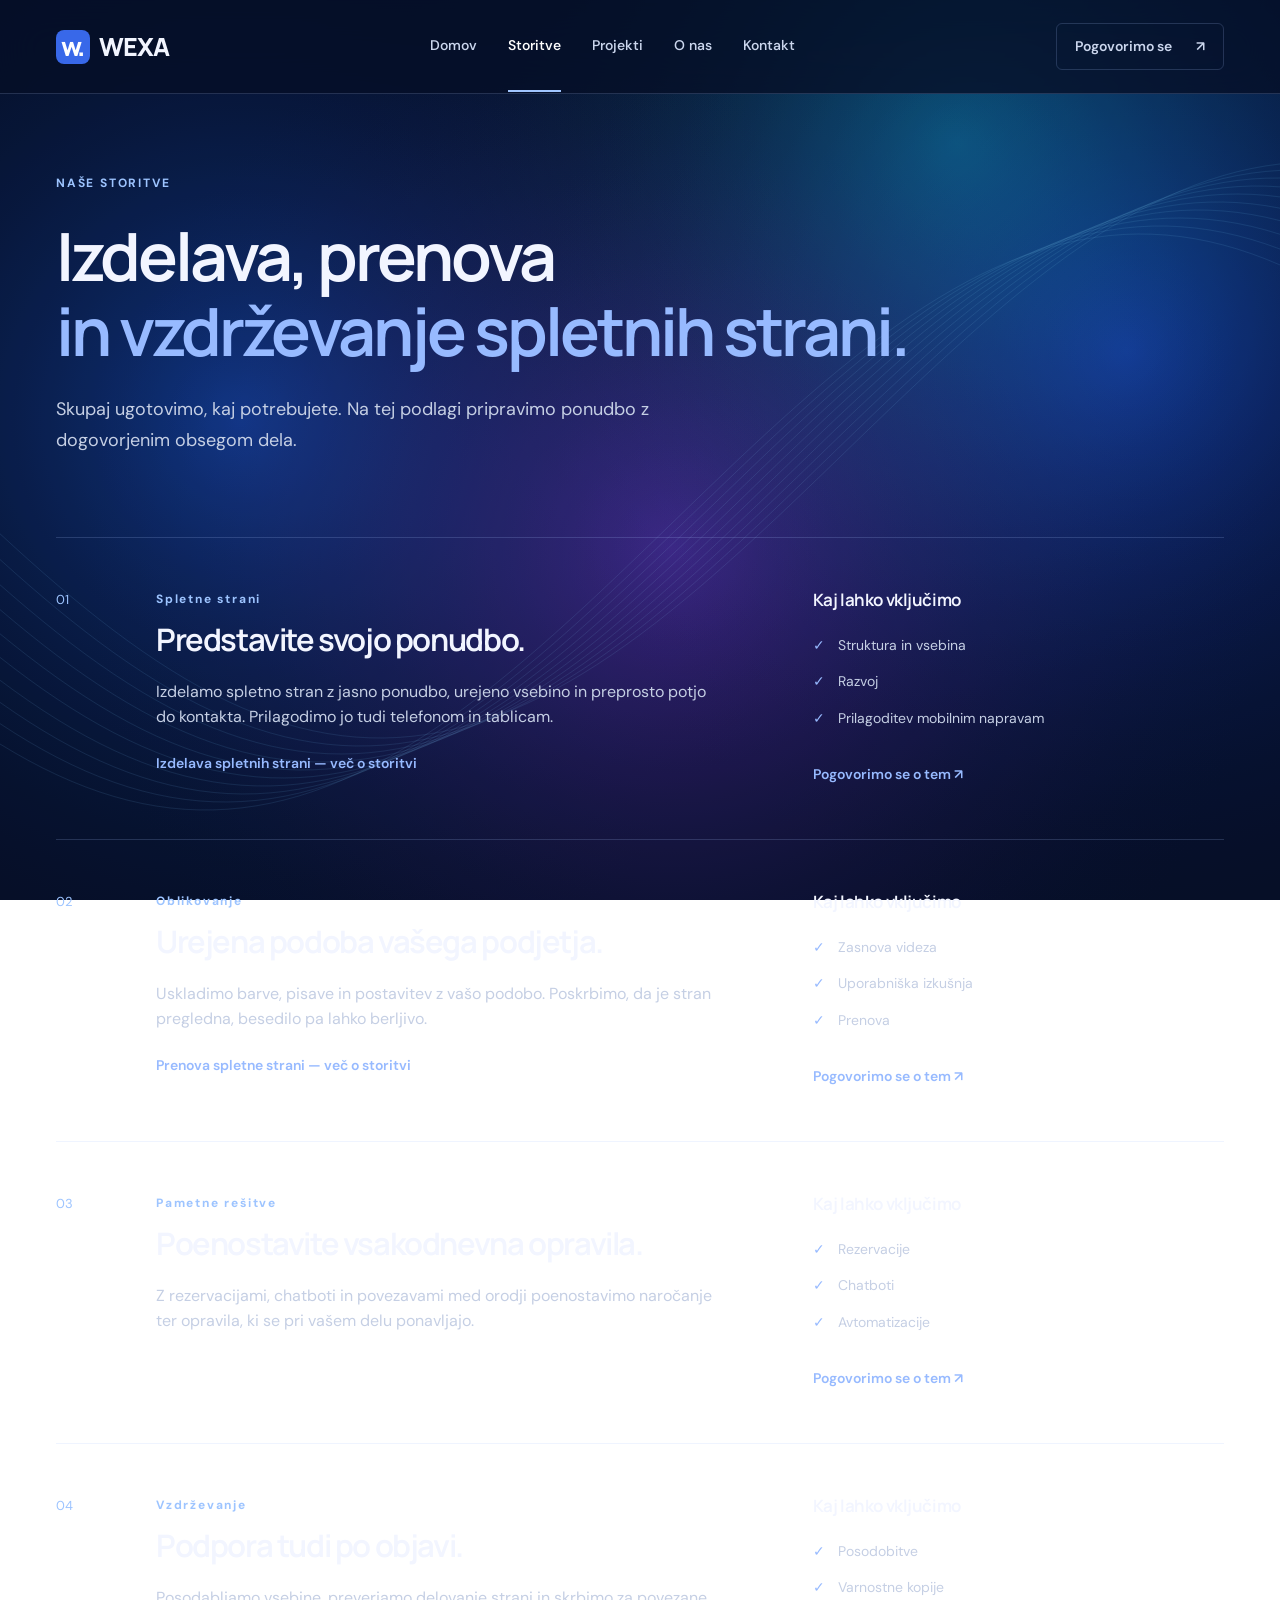
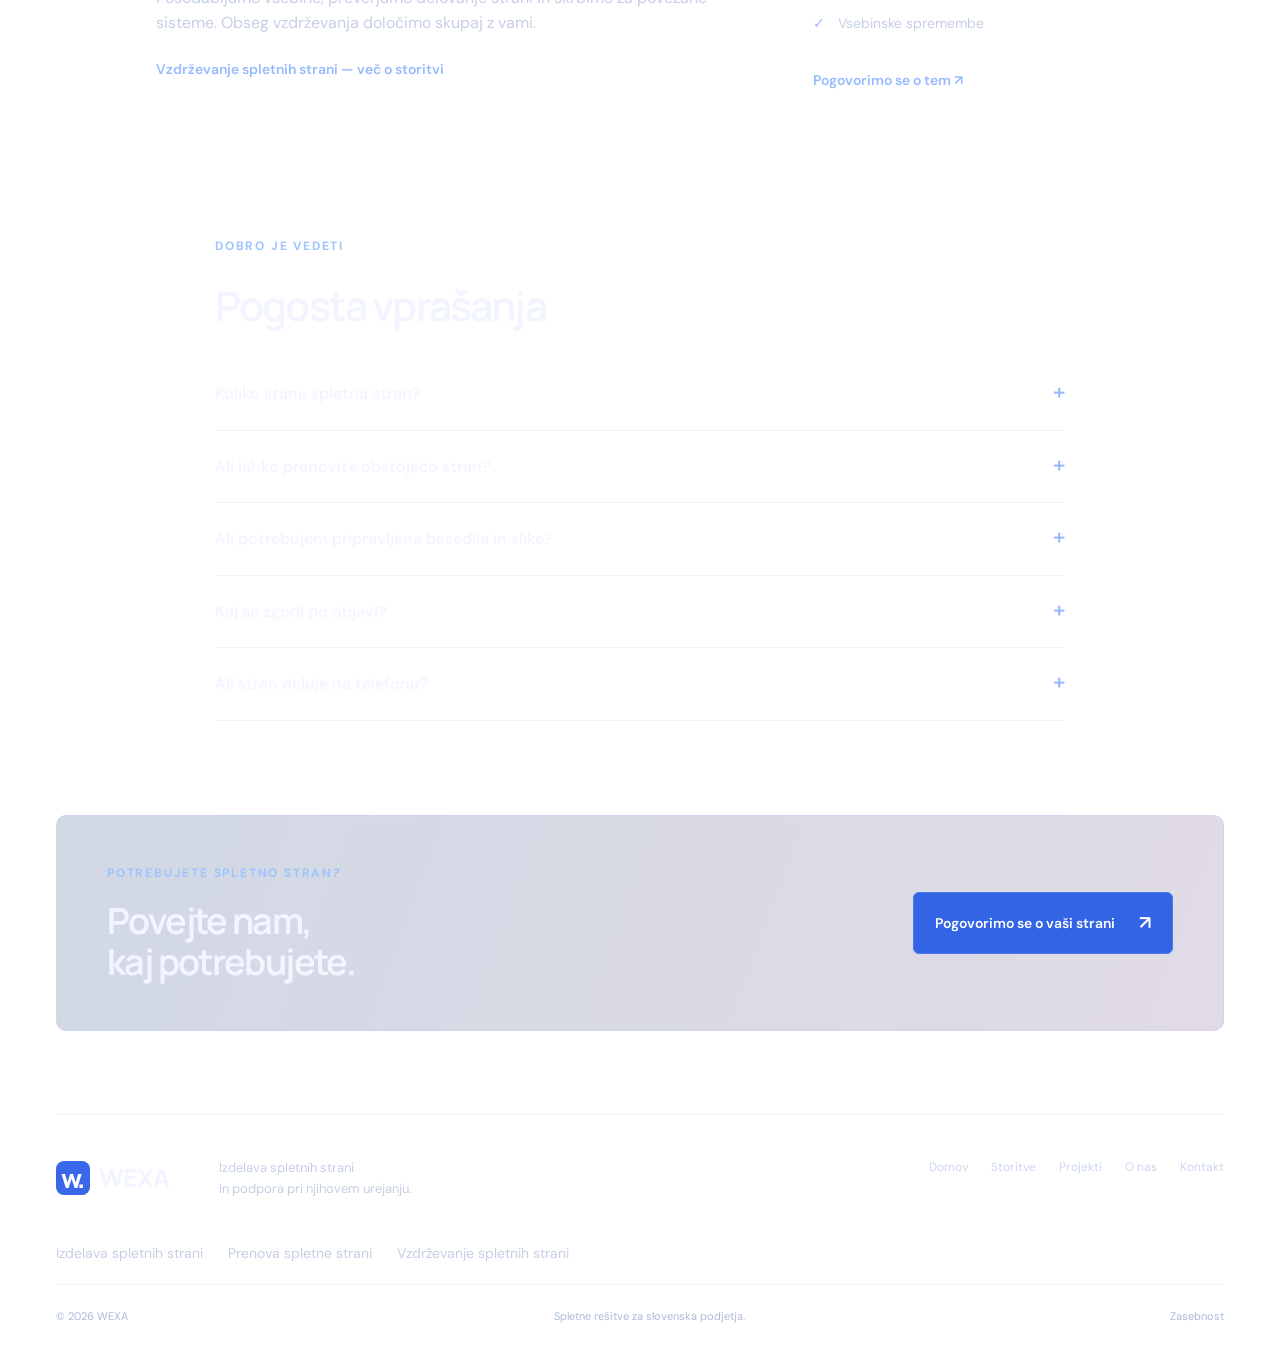
<file: storitve.html>
<!doctype html><html lang="sl"><head><meta charset="UTF-8"><meta name="viewport" content="width=device-width,initial-scale=1"><meta name="description" content="Spletne strani, prenove, vzdrževanje, rezervacije in chatboti. Spoznajte storitve WEXA za podjetja po vsej Sloveniji in možnosti sodelovanja."><meta name="theme-color" content="#060f27"><title>Izdelava, prenova in vzdrževanje spletnih strani | WEXA</title><link rel="icon" href="/favicon.svg" type="image/svg+xml"><link rel="stylesheet" href="/style.d60e12dde8d9.css"><script src="/app.1ae1e589a874.js" defer></script><link rel="canonical" href="https://wexa.si/storitve"><meta name="robots" content="index,follow,max-image-preview:large"><meta property="og:type" content="website"><meta property="og:locale" content="sl_SI"><meta property="og:site_name" content="WEXA"><meta property="og:title" content="Izdelava, prenova in vzdrževanje spletnih strani | WEXA"><meta property="og:description" content="Spletne strani, prenove, vzdrževanje, rezervacije in chatboti. Spoznajte storitve WEXA za podjetja po vsej Sloveniji in možnosti sodelovanja."><meta property="og:url" content="https://wexa.si/storitve"><meta name="twitter:card" content="summary"><script type="application/ld+json">{"@context": "https://schema.org", "@graph": [{"@type": "Organization", "@id": "https://wexa.si/#organization", "name": "WEXA", "url": "https://wexa.si/", "areaServed": {"@type": "Country", "name": "Slovenija"}}, {"@type": "WebSite", "@id": "https://wexa.si/#website", "url": "https://wexa.si/", "name": "WEXA", "inLanguage": "sl-SI", "publisher": {"@id": "https://wexa.si/#organization"}}, {"@type": "WebPage", "@id": "https://wexa.si/storitve#webpage", "url": "https://wexa.si/storitve", "name": "Izdelava, prenova in vzdrževanje spletnih strani | WEXA", "description": "Spletne strani, prenove, vzdrževanje, rezervacije in chatboti. Spoznajte storitve WEXA za podjetja po vsej Sloveniji in možnosti sodelovanja.", "inLanguage": "sl-SI", "isPartOf": {"@id": "https://wexa.si/#website"}}]}</script><link rel="preconnect" href="https://fonts.googleapis.com"><link rel="preconnect" href="https://fonts.gstatic.com" crossorigin><link rel="stylesheet" href="https://fonts.googleapis.com/css2?family=DM+Sans:wght@400;450;500;550;600;650;700&amp;family=Manrope:wght@400;500;600;650;700;750;800&amp;display=swap"></head><body><div id="animated-bg" aria-hidden="true"><canvas id="fx"></canvas></div><a class="skip" href="#main">Preskoči na vsebino</a><header class="header"><div class="wrap nav"><a class="logo" href="/" aria-label="WEXA domov"><span class="mark">w.</span>WEXA</a><button class="menu-toggle" aria-expanded="false" aria-controls="navigation" aria-label="Odpri meni">☰</button><nav id="navigation" aria-label="Glavna navigacija"><a href="/" >Domov</a><a href="/storitve" aria-current="page">Storitve</a><a href="/projekti" >Projekti</a><a href="/o-nas" >O nas</a><a href="/kontakt" >Kontakt</a></nav><a class="nav-cta" href="/kontakt">Pogovorimo se <span aria-hidden="true">↗</span></a></div></header><main id="main"><section class="page-head wrap"><div class="eyebrow">NAŠE STORITVE</div><h1>Izdelava, prenova<br><em>in vzdrževanje spletnih strani.</em></h1><p class="lead">Skupaj ugotovimo, kaj potrebujete. Na tej podlagi pripravimo ponudbo z dogovorjenim obsegom dela.</p></section><section class="wrap service-list"><article id="storitev-01" class="service-row"><div class="number">01</div><div><div class="eyebrow">Spletne strani</div><h2>Predstavite svojo ponudbo.</h2><p>Izdelamo spletno stran z jasno ponudbo, urejeno vsebino in preprosto potjo do kontakta. Prilagodimo jo tudi telefonom in tablicam.</p><a class="text-link" href="/izdelava-spletnih-strani">Izdelava spletnih strani — več o storitvi</a></div><div><h3>Kaj lahko vključimo</h3><ul><li>Struktura in vsebina</li><li>Razvoj</li><li>Prilagoditev mobilnim napravam</li></ul><a class="text-link" href="/kontakt?storitev=01">Pogovorimo se o tem <span aria-hidden="true">↗</span></a></div></article><article id="storitev-02" class="service-row"><div class="number">02</div><div><div class="eyebrow">Oblikovanje</div><h2>Urejena podoba vašega podjetja.</h2><p>Uskladimo barve, pisave in postavitev z vašo podobo. Poskrbimo, da je stran pregledna, besedilo pa lahko berljivo.</p><a class="text-link" href="/prenova-spletne-strani">Prenova spletne strani — več o storitvi</a></div><div><h3>Kaj lahko vključimo</h3><ul><li>Zasnova videza</li><li>Uporabniška izkušnja</li><li>Prenova</li></ul><a class="text-link" href="/kontakt?storitev=02">Pogovorimo se o tem <span aria-hidden="true">↗</span></a></div></article><article id="storitev-03" class="service-row"><div class="number">03</div><div><div class="eyebrow">Pametne rešitve</div><h2>Poenostavite vsakodnevna opravila.</h2><p>Z rezervacijami, chatboti in povezavami med orodji poenostavimo naročanje ter opravila, ki se pri vašem delu ponavljajo.</p></div><div><h3>Kaj lahko vključimo</h3><ul><li>Rezervacije</li><li>Chatboti</li><li>Avtomatizacije</li></ul><a class="text-link" href="/kontakt?storitev=03">Pogovorimo se o tem <span aria-hidden="true">↗</span></a></div></article><article id="storitev-04" class="service-row"><div class="number">04</div><div><div class="eyebrow">Vzdrževanje</div><h2>Podpora tudi po objavi.</h2><p>Posodabljamo vsebine, preverjamo delovanje strani in skrbimo za povezane sisteme. Obseg vzdrževanja določimo skupaj z vami.</p><a class="text-link" href="/vzdrzevanje-spletnih-strani">Vzdrževanje spletnih strani — več o storitvi</a></div><div><h3>Kaj lahko vključimo</h3><ul><li>Posodobitve</li><li>Varnostne kopije</li><li>Vsebinske spremembe</li></ul><a class="text-link" href="/kontakt?storitev=04">Pogovorimo se o tem <span aria-hidden="true">↗</span></a></div></article></section><section class="wrap section narrow"><div class="eyebrow">DOBRO JE VEDETI</div><h2>Pogosta vprašanja</h2><details><summary>Koliko stane spletna stran?</summary><p>Cena je odvisna od števila podstrani, priprave vsebine in funkcij, ki jih potrebujete. Po uvodnem pogovoru pripravimo ponudbo, v kateri navedemo, kaj je vključeno.</p></details><details><summary>Ali lahko prenovite obstoječo stran?</summary><p>Da. Najprej pregledamo trenutno stran in ugotovimo, kaj je smiselno obdržati ter kaj izboljšati.</p></details><details><summary>Ali potrebujem pripravljena besedila in slike?</summary><p>Uporabimo lahko vaša obstoječa besedila in slike. Če jih še nimate, se dogovorimo, kako bomo pripravili vsebino in izbrali primerna gradiva.</p></details><details><summary>Kaj se zgodi po objavi?</summary><p>Ob predaji pojasnimo, kako bo potekalo urejanje strani. Če želite, se dogovorimo tudi za redno vzdrževanje, vsebinske spremembe in podporo.</p></details><details><summary>Ali stran deluje na telefonu?</summary><p>Da. Postavitev prilagodimo telefonu, tablici in računalniku. Pomembni so berljivost, preglednost in enostavna uporaba.</p></details></section><section class="wrap cta"><div><div class="eyebrow">POTREBUJETE SPLETNO STRAN?</div><h2>Povejte nam,<br>kaj potrebujete.</h2></div><a class="button " href="/kontakt">Pogovorimo se o vaši strani <span aria-hidden="true">↗</span></a></section></main><footer class="wrap"><div class="footer-top"><a class="logo" href="/"><span class="mark">w.</span>WEXA</a><p>Izdelava spletnih strani<br>in podpora pri njihovem urejanju.</p><div class="footer-nav"><a href="/" >Domov</a><a href="/storitve" aria-current="page">Storitve</a><a href="/projekti" >Projekti</a><a href="/o-nas" >O nas</a><a href="/kontakt" >Kontakt</a></div></div><nav class="footer-services" aria-label="Storitve WEXA"><a href="/izdelava-spletnih-strani">Izdelava spletnih strani</a><a href="/prenova-spletne-strani">Prenova spletne strani</a><a href="/vzdrzevanje-spletnih-strani">Vzdrževanje spletnih strani</a></nav><div class="footer-bottom"><span>© 2026 WEXA</span><span>Spletne rešitve za slovenska podjetja.</span><a href="/zasebnost">Zasebnost</a></div></footer></body></html>
</file>
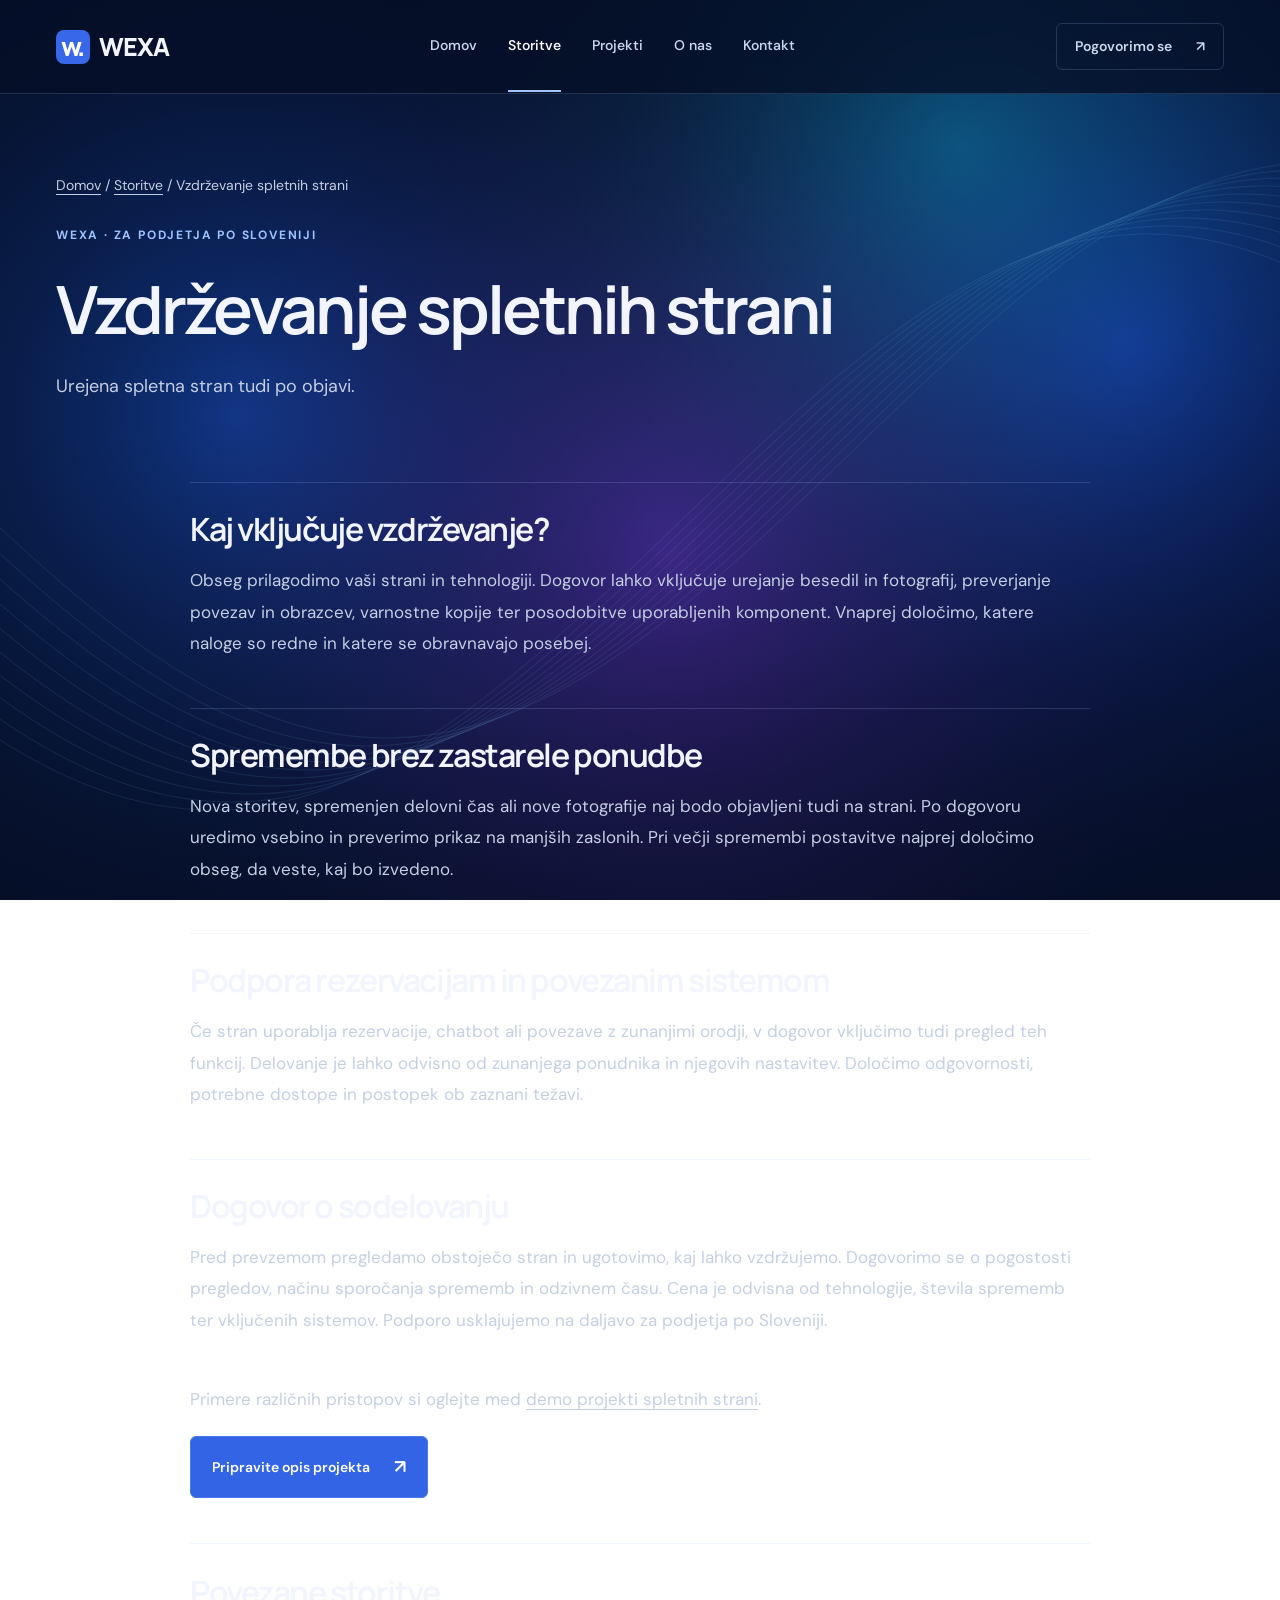
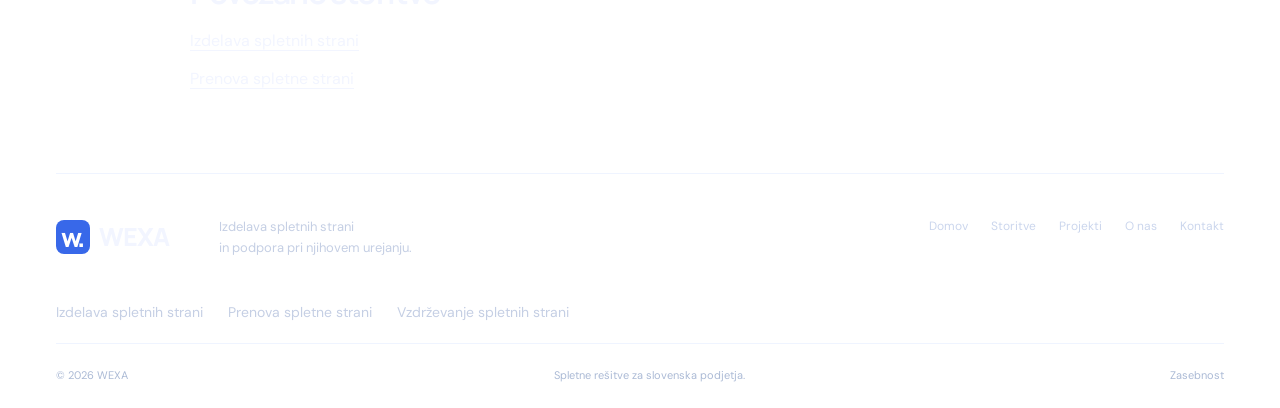
<file: vzdrzevanje-spletnih-strani.html>
<!doctype html><html lang="sl"><head><meta charset="UTF-8"><meta name="viewport" content="width=device-width,initial-scale=1"><meta name="description" content="Vzdrževanje spletnih strani: vsebinske spremembe, pregled delovanja in podpora povezanim sistemom. Obseg sodelovanja z WEXA določimo skupaj."><meta name="theme-color" content="#060f27"><title>Vzdrževanje spletnih strani za podjetja | WEXA</title><link rel="icon" href="/favicon.svg" type="image/svg+xml"><link rel="stylesheet" href="/style.d60e12dde8d9.css"><script src="/app.1ae1e589a874.js" defer></script><link rel="canonical" href="https://wexa.si/vzdrzevanje-spletnih-strani"><meta name="robots" content="index,follow,max-image-preview:large"><meta property="og:type" content="website"><meta property="og:locale" content="sl_SI"><meta property="og:site_name" content="WEXA"><meta property="og:title" content="Vzdrževanje spletnih strani za podjetja | WEXA"><meta property="og:description" content="Vzdrževanje spletnih strani: vsebinske spremembe, pregled delovanja in podpora povezanim sistemom. Obseg sodelovanja z WEXA določimo skupaj."><meta property="og:url" content="https://wexa.si/vzdrzevanje-spletnih-strani"><meta name="twitter:card" content="summary"><script type="application/ld+json">{"@context": "https://schema.org", "@graph": [{"@type": "Organization", "@id": "https://wexa.si/#organization", "name": "WEXA", "url": "https://wexa.si/", "areaServed": {"@type": "Country", "name": "Slovenija"}}, {"@type": "WebSite", "@id": "https://wexa.si/#website", "url": "https://wexa.si/", "name": "WEXA", "inLanguage": "sl-SI", "publisher": {"@id": "https://wexa.si/#organization"}}, {"@type": "WebPage", "@id": "https://wexa.si/vzdrzevanje-spletnih-strani#webpage", "url": "https://wexa.si/vzdrzevanje-spletnih-strani", "name": "Vzdrževanje spletnih strani za podjetja | WEXA", "description": "Vzdrževanje spletnih strani: vsebinske spremembe, pregled delovanja in podpora povezanim sistemom. Obseg sodelovanja z WEXA določimo skupaj.", "inLanguage": "sl-SI", "isPartOf": {"@id": "https://wexa.si/#website"}}, {"@type": "Service", "name": "Vzdrževanje spletnih strani", "url": "https://wexa.si/vzdrzevanje-spletnih-strani", "provider": {"@id": "https://wexa.si/#organization"}, "areaServed": {"@type": "Country", "name": "Slovenija"}}]}</script><link rel="preconnect" href="https://fonts.googleapis.com"><link rel="preconnect" href="https://fonts.gstatic.com" crossorigin><link rel="stylesheet" href="https://fonts.googleapis.com/css2?family=DM+Sans:wght@400;450;500;550;600;650;700&amp;family=Manrope:wght@400;500;600;650;700;750;800&amp;display=swap"></head><body><div id="animated-bg" aria-hidden="true"><canvas id="fx"></canvas></div><a class="skip" href="#main">Preskoči na vsebino</a><header class="header"><div class="wrap nav"><a class="logo" href="/" aria-label="WEXA domov"><span class="mark">w.</span>WEXA</a><button class="menu-toggle" aria-expanded="false" aria-controls="navigation" aria-label="Odpri meni">☰</button><nav id="navigation" aria-label="Glavna navigacija"><a href="/" >Domov</a><a href="/storitve" aria-current="page">Storitve</a><a href="/projekti" >Projekti</a><a href="/o-nas" >O nas</a><a href="/kontakt" >Kontakt</a></nav><a class="nav-cta" href="/kontakt">Pogovorimo se <span aria-hidden="true">↗</span></a></div></header><main id="main"><section class="page-head wrap"><nav class="breadcrumbs" aria-label="Pot po strani"><a href="/">Domov</a> / <a href="/storitve">Storitve</a> / <span>Vzdrževanje spletnih strani</span></nav><div class="eyebrow">WEXA · ZA PODJETJA PO SLOVENIJI</div><h1>Vzdrževanje spletnih strani</h1><p class="lead">Urejena spletna stran tudi po objavi.</p></section><section class="wrap service-detail"><section><h2>Kaj vključuje vzdrževanje?</h2><p>Obseg prilagodimo vaši strani in tehnologiji. Dogovor lahko vključuje urejanje besedil in fotografij, preverjanje povezav in obrazcev, varnostne kopije ter posodobitve uporabljenih komponent. Vnaprej določimo, katere naloge so redne in katere se obravnavajo posebej.</p></section><section><h2>Spremembe brez zastarele ponudbe</h2><p>Nova storitev, spremenjen delovni čas ali nove fotografije naj bodo objavljeni tudi na strani. Po dogovoru uredimo vsebino in preverimo prikaz na manjših zaslonih. Pri večji spremembi postavitve najprej določimo obseg, da veste, kaj bo izvedeno.</p></section><section><h2>Podpora rezervacijam in povezanim sistemom</h2><p>Če stran uporablja rezervacije, chatbot ali povezave z zunanjimi orodji, v dogovor vključimo tudi pregled teh funkcij. Delovanje je lahko odvisno od zunanjega ponudnika in njegovih nastavitev. Določimo odgovornosti, potrebne dostope in postopek ob zaznani težavi.</p></section><section><h2>Dogovor o sodelovanju</h2><p>Pred prevzemom pregledamo obstoječo stran in ugotovimo, kaj lahko vzdržujemo. Dogovorimo se o pogostosti pregledov, načinu sporočanja sprememb in odzivnem času. Cena je odvisna od tehnologije, števila sprememb ter vključenih sistemov. Podporo usklajujemo na daljavo za podjetja po Sloveniji.</p></section><p>Primere različnih pristopov si oglejte med <a href="/projekti">demo projekti spletnih strani</a>.</p><a class="button" href="/kontakt?storitev=04">Pripravite opis projekta <span aria-hidden="true">↗</span></a><nav class="related-services" aria-label="Povezane storitve"><h2>Povezane storitve</h2><a href="/izdelava-spletnih-strani">Izdelava spletnih strani</a><a href="/prenova-spletne-strani">Prenova spletne strani</a></nav></section></main><footer class="wrap"><div class="footer-top"><a class="logo" href="/"><span class="mark">w.</span>WEXA</a><p>Izdelava spletnih strani<br>in podpora pri njihovem urejanju.</p><div class="footer-nav"><a href="/" >Domov</a><a href="/storitve" aria-current="page">Storitve</a><a href="/projekti" >Projekti</a><a href="/o-nas" >O nas</a><a href="/kontakt" >Kontakt</a></div></div><nav class="footer-services" aria-label="Storitve WEXA"><a href="/izdelava-spletnih-strani">Izdelava spletnih strani</a><a href="/prenova-spletne-strani">Prenova spletne strani</a><a href="/vzdrzevanje-spletnih-strani">Vzdrževanje spletnih strani</a></nav><div class="footer-bottom"><span>© 2026 WEXA</span><span>Spletne rešitve za slovenska podjetja.</span><a href="/zasebnost">Zasebnost</a></div></footer></body></html>
</file>
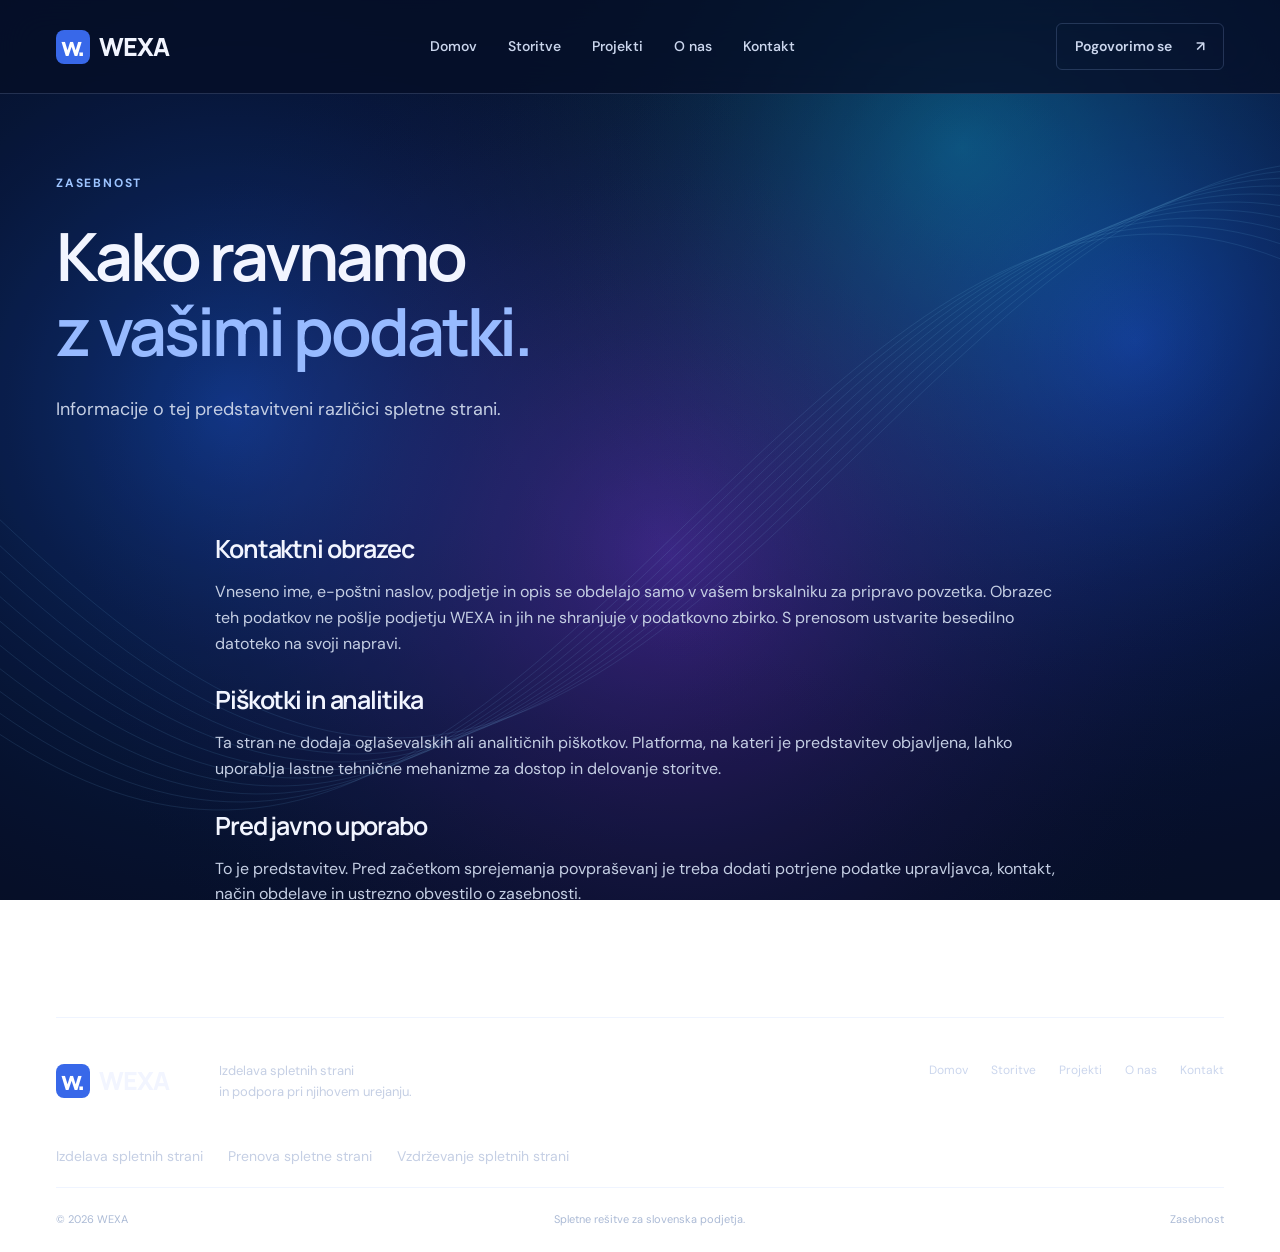
<file: zasebnost.html>
<!doctype html><html lang="sl"><head><meta charset="UTF-8"><meta name="viewport" content="width=device-width,initial-scale=1"><meta name="description" content="Informacije o obdelavi podatkov v predstavitvenem kontaktnem obrazcu WEXA ter uporabi piškotkov in analitike."><meta name="theme-color" content="#060f27"><title>Zasebnost in kontaktni obrazec | WEXA</title><link rel="icon" href="/favicon.svg" type="image/svg+xml"><link rel="stylesheet" href="/style.d60e12dde8d9.css"><script src="/app.1ae1e589a874.js" defer></script><link rel="canonical" href="https://wexa.si/zasebnost"><meta name="robots" content="index,follow,max-image-preview:large"><meta property="og:type" content="website"><meta property="og:locale" content="sl_SI"><meta property="og:site_name" content="WEXA"><meta property="og:title" content="Zasebnost in kontaktni obrazec | WEXA"><meta property="og:description" content="Informacije o obdelavi podatkov v predstavitvenem kontaktnem obrazcu WEXA ter uporabi piškotkov in analitike."><meta property="og:url" content="https://wexa.si/zasebnost"><meta name="twitter:card" content="summary"><script type="application/ld+json">{"@context": "https://schema.org", "@graph": [{"@type": "Organization", "@id": "https://wexa.si/#organization", "name": "WEXA", "url": "https://wexa.si/", "areaServed": {"@type": "Country", "name": "Slovenija"}}, {"@type": "WebSite", "@id": "https://wexa.si/#website", "url": "https://wexa.si/", "name": "WEXA", "inLanguage": "sl-SI", "publisher": {"@id": "https://wexa.si/#organization"}}, {"@type": "WebPage", "@id": "https://wexa.si/zasebnost#webpage", "url": "https://wexa.si/zasebnost", "name": "Zasebnost in kontaktni obrazec | WEXA", "description": "Informacije o obdelavi podatkov v predstavitvenem kontaktnem obrazcu WEXA ter uporabi piškotkov in analitike.", "inLanguage": "sl-SI", "isPartOf": {"@id": "https://wexa.si/#website"}}]}</script><link rel="preconnect" href="https://fonts.googleapis.com"><link rel="preconnect" href="https://fonts.gstatic.com" crossorigin><link rel="stylesheet" href="https://fonts.googleapis.com/css2?family=DM+Sans:wght@400;450;500;550;600;650;700&amp;family=Manrope:wght@400;500;600;650;700;750;800&amp;display=swap"></head><body><div id="animated-bg" aria-hidden="true"><canvas id="fx"></canvas></div><a class="skip" href="#main">Preskoči na vsebino</a><header class="header"><div class="wrap nav"><a class="logo" href="/" aria-label="WEXA domov"><span class="mark">w.</span>WEXA</a><button class="menu-toggle" aria-expanded="false" aria-controls="navigation" aria-label="Odpri meni">☰</button><nav id="navigation" aria-label="Glavna navigacija"><a href="/" >Domov</a><a href="/storitve" >Storitve</a><a href="/projekti" >Projekti</a><a href="/o-nas" >O nas</a><a href="/kontakt" >Kontakt</a></nav><a class="nav-cta" href="/kontakt">Pogovorimo se <span aria-hidden="true">↗</span></a></div></header><main id="main"><section class="page-head wrap"><div class="eyebrow">ZASEBNOST</div><h1>Kako ravnamo<br><em>z vašimi podatki.</em></h1><p class="lead">Informacije o tej predstavitveni različici spletne strani.</p></section><section class="wrap narrow legal"><h2>Kontaktni obrazec</h2><p>Vneseno ime, e-poštni naslov, podjetje in opis se obdelajo samo v vašem brskalniku za pripravo povzetka. Obrazec teh podatkov ne pošlje podjetju WEXA in jih ne shranjuje v podatkovno zbirko. S prenosom ustvarite besedilno datoteko na svoji napravi.</p><h2>Piškotki in analitika</h2><p>Ta stran ne dodaja oglaševalskih ali analitičnih piškotkov. Platforma, na kateri je predstavitev objavljena, lahko uporablja lastne tehnične mehanizme za dostop in delovanje storitve.</p><h2>Pred javno uporabo</h2><p>To je predstavitev. Pred začetkom sprejemanja povpraševanj je treba dodati potrjene podatke upravljavca, kontakt, način obdelave in ustrezno obvestilo o zasebnosti.</p></section></main><footer class="wrap"><div class="footer-top"><a class="logo" href="/"><span class="mark">w.</span>WEXA</a><p>Izdelava spletnih strani<br>in podpora pri njihovem urejanju.</p><div class="footer-nav"><a href="/" >Domov</a><a href="/storitve" >Storitve</a><a href="/projekti" >Projekti</a><a href="/o-nas" >O nas</a><a href="/kontakt" >Kontakt</a></div></div><nav class="footer-services" aria-label="Storitve WEXA"><a href="/izdelava-spletnih-strani">Izdelava spletnih strani</a><a href="/prenova-spletne-strani">Prenova spletne strani</a><a href="/vzdrzevanje-spletnih-strani">Vzdrževanje spletnih strani</a></nav><div class="footer-bottom"><span>© 2026 WEXA</span><span>Spletne rešitve za slovenska podjetja.</span><a href="/zasebnost">Zasebnost</a></div></footer></body></html>
</file>
<file: style.d60e12dde8d9.css>
:root{--blue:#2557e8;--ink:#182334;--muted:#626e81;--line:#dfe5ee;--paper:#f7f9fc}*{box-sizing:border-box}html{scroll-behavior:smooth;scroll-padding-top:110px}body{margin:0;background:#fff;color:var(--ink);font-family:'DM Sans',sans-serif;font-size:16px;line-height:1.6}a{color:inherit;text-decoration:none}button,input,textarea{font:inherit}button,a,input,textarea,summary{-webkit-tap-highlight-color:transparent}a:focus-visible,button:focus-visible,summary:focus-visible{outline:3px solid var(--blue);outline-offset:6px}button{cursor:pointer}p{color:var(--muted);margin:0 0 20px}h1,h2,h3{font-family:Manrope,sans-serif;line-height:1.13;letter-spacing:-.045em;margin:0;font-weight:650}h1{font-size:clamp(3rem,5.2vw,5rem)}h2{font-size:clamp(2rem,3.2vw,3rem)}h3{font-size:1.4rem;letter-spacing:-.025em}em{font-style:normal;color:var(--blue)}.wrap{max-width:1280px;width:calc(100% - 112px);margin:auto}.header{height:94px;background:rgba(255,255,255,.96);position:sticky;top:0;z-index:20;border-bottom:1px solid #edf0f5}.nav{height:100%;display:flex;align-items:center;justify-content:space-between;gap:30px}.logo{font-family:Manrope,sans-serif;font-size:25px;font-weight:800;letter-spacing:-1px;display:flex;align-items:center;gap:9px}.mark{display:inline-flex;align-items:center;justify-content:center;width:34px;height:34px;border-radius:8px;background:var(--blue);color:white;font-size:26px;letter-spacing:-3px;padding-right:4px}.nav nav{display:flex;gap:31px}.nav nav a{font-size:14px;font-weight:550;color:#606a79;padding:33px 0}.nav nav a:hover,.nav nav a[aria-current=page]{color:var(--blue)}.nav nav a[aria-current=page]{border-bottom:2px solid var(--blue)}.nav-cta{font-size:14px;font-weight:600;border:1px solid var(--line);padding:11px 18px;border-radius:6px;display:flex;gap:24px;align-items:center}.nav-cta:hover{border-color:var(--blue);color:var(--blue)}.menu-toggle{display:none}.eyebrow{font-size:12px;letter-spacing:1.8px;font-weight:700;color:var(--blue);margin-bottom:25px;display:flex;align-items:center;gap:10px}.line{height:2px;width:25px;background:var(--blue)}.hero{display:grid;grid-template-columns:1.12fr 1fr;gap:58px;align-items:center;padding-top:86px;padding-bottom:88px}.hero h1{margin-bottom:26px}.lead{font-size:18px;line-height:1.75;max-width:570px}.hero .lead{max-width:465px}.actions{display:flex;align-items:center;gap:12px;flex-wrap:wrap;margin-top:30px}.button{display:inline-flex;align-items:center;justify-content:center;gap:24px;background:var(--blue);color:white;border:1px solid var(--blue);border-radius:6px;padding:15px 21px;font-size:14px;font-weight:600;transition:background .2s,transform .2s}.button span{font-size:19px}.button:hover{background:#1745ca;transform:translateY(-2px)}.button.secondary{background:transparent;border-color:var(--line);color:var(--ink)}.button.secondary:hover{border-color:#96a8c8;background:#f1f5ff}.hero-note{display:flex;gap:20px;font-size:12px;color:#737e8e;margin-top:28px}.hero-note span:first-letter{color:var(--blue)}.hero-visual{position:relative;background:#eef3ff;border:1px solid #e2e9fa;border-radius:12px;padding:24px 26px 30px;min-width:0;transform:rotate(-2deg)}.visual-caption,.visual-bottom{font-size:10px;letter-spacing:1.1px;display:flex;align-items:center;justify-content:space-between;color:#65789f;font-weight:600}.visual-caption{margin-bottom:25px}.browser-card{background:white;border:1px solid #dce3f1;border-radius:8px;box-shadow:0 22px 50px #233f7815;overflow:hidden;transform:rotate(2deg)}.browser-top{display:flex;justify-content:space-between;align-items:center;gap:5px;font-size:10px;background:#fafbfe;padding:10px 13px;color:#8792a6;border-bottom:1px solid #e9edf5}.browser-dots{color:#bbc6d9;font-size:9px;letter-spacing:1px}.browser-body{padding:25px 26px 20px}.sample-nav{display:flex;justify-content:space-between;align-items:center;gap:10px;margin-bottom:45px;font-size:8px}.sample-nav b{font-size:13px}.sample-nav span{color:#7d8796}.sample-kicker{font-size:8px;letter-spacing:1.2px;color:#63758e;margin-bottom:14px}.browser-body h2{font-size:49px;line-height:1.04}.browser-body h2 span{color:var(--blue)}.browser-body p{font-size:11px;margin-top:15px;line-height:1.7}.sample-button{display:inline-block;padding:9px 14px;background:var(--blue);color:white;font-size:10px;border-radius:3px}.sample-bottom{display:grid;grid-template-columns:repeat(3,1fr);gap:10px;border-top:1px solid var(--line);padding-top:20px;margin-top:37px}.sample-bottom b,.sample-bottom span{display:block;font-size:9px}.sample-bottom b{color:var(--blue);margin-bottom:4px}.sample-bottom span{font-size:8px;color:#748096}.floating-card{position:absolute;right:-26px;bottom:98px;padding:16px 19px;background:white;border:1px solid #e4eaf4;border-radius:8px;box-shadow:0 12px 40px #29406b12;display:flex;align-items:center;gap:12px;transform:rotate(2deg)}.floating-card b{font-size:11px;display:block}.floating-card small{font-size:10px;color:#8490a2;display:block;margin-top:2px}.check-icon{background:#edf3ff;color:var(--blue);width:30px;height:30px;display:grid;place-items:center;border-radius:50%}.visual-bottom{margin-top:28px;font-size:8px}.visual-bottom span{font-size:18px}.principles{border-block:1px solid var(--line);background:#fbfcfe}.principles .wrap{display:flex;justify-content:space-between;padding-block:25px;font-size:13px;font-weight:500;color:#667389}.principles span:before{content:'✳';color:#7895d0;margin-right:13px}.section{padding-top:93px;padding-bottom:93px}.section-heading{display:flex;align-items:flex-end;justify-content:space-between;gap:35px;margin-bottom:39px}.section-heading p{font-size:15px;margin:0 0 5px}.section-heading .eyebrow{margin-bottom:17px}.services-grid{display:grid;grid-template-columns:repeat(4,1fr);border:1px solid var(--line);border-radius:9px;overflow:hidden}.service-card{padding:28px 25px 30px;border-right:1px solid var(--line);transition:background .2s}.service-card:last-child{border:0}.service-card:hover{background:#f3f6ff}.card-top{display:flex;justify-content:space-between;margin-bottom:40px;color:var(--blue)}.number{font-size:13px;color:#8a97ac}.service-card h3{margin-bottom:15px}.service-card p{font-size:14px;line-height:1.8;min-height:100px}.small-link{font-size:12px;font-weight:600;color:var(--blue)}.tinted{background:var(--paper)}.project-grid{display:grid;grid-template-columns:1fr 1fr;gap:30px}.project-art{padding:32px 36px;border-radius:8px;min-height:300px;transition:transform .3s}.project:hover .project-art{transform:translateY(-5px)}.forma{background:#e5e5db;color:#343a2e}.barber{background:#183e36;color:#f4f8ed}.mini-nav{display:flex;justify-content:space-between;align-items:center;font-size:8px;letter-spacing:1px}.mini-nav b{font-size:17px;letter-spacing:2px}.mini-title{font-size:37px;letter-spacing:-1.5px;line-height:1.1;margin-top:42px}.forma .mini-title{font-family:Georgia,serif}.barber .mini-title{font-weight:650}.barber .mini-title i{font-style:normal;color:#b8eb87}.mini-bottom{font-size:10px;display:flex;justify-content:space-between;align-items:center;margin-top:28px;border-top:1px solid #89947b55;padding-top:18px}.mini-bottom span{font-size:20px}.project-label{display:flex;justify-content:space-between;align-items:center;margin-top:20px}.project-label h3{font-size:18px}.project-label p{font-size:13px;margin:7px 0 0}.demo-label{display:inline-block;font-size:11px;padding:3px 9px;border:1px solid #dbe1e9;border-radius:4px;color:#657187;margin-top:12px}.muted{font-size:13px;color:#788394}.project-disclaimer{margin-top:28px;margin-bottom:0}.steps{display:grid;grid-template-columns:repeat(4,1fr);gap:30px;margin-top:56px}.steps>div{border-top:1px solid var(--line);padding-top:23px}.steps span{font-size:13px;color:var(--blue)}.steps h3{font-size:19px;margin:20px 0 13px}.steps p{font-size:14px;line-height:1.8}.cta{padding:48px 50px;background:#eef3ff;border:1px solid #dfe7ff;border-radius:10px;display:flex;align-items:center;justify-content:space-between;gap:30px;margin-bottom:83px}.cta h2{font-size:36px}.cta .eyebrow{margin-bottom:18px}.footer-top{border-top:1px solid var(--line);padding-top:43px;padding-bottom:42px;display:flex;align-items:flex-start;gap:50px}.footer-top p{font-size:13px;margin:0}.footer-nav{margin-left:auto;display:flex;gap:23px;font-size:12px;color:#657187}.footer-bottom{display:flex;justify-content:space-between;gap:20px;border-top:1px solid var(--line);padding:23px 0;font-size:11px;color:#7d8898}.page-head{padding-top:80px;padding-bottom:60px}.page-head h1{margin-bottom:25px}.page-head .lead{max-width:650px}.service-row{display:grid;grid-template-columns:60px 1.5fr 1fr;gap:40px;padding:52px 0;border-top:1px solid var(--line);scroll-margin-top:100px}.service-row .eyebrow{margin-bottom:13px}.service-row h2{font-size:31px;margin-bottom:22px}.service-row p{font-size:16px;max-width:560px}.service-row h3{font-size:17px;margin-bottom:18px}.service-row ul,.case ul{list-style:none;padding:0;margin:0 0 25px;color:var(--muted)}.service-row li,.case li{padding:7px 0;font-size:14px}.service-row li:before,.case li:before{content:'✓';color:var(--blue);margin-right:13px}.text-link{font-size:14px;font-weight:600;color:var(--blue)}.narrow{max-width:850px}.narrow h2{margin-bottom:30px}details{border-bottom:1px solid var(--line);padding:23px 0}summary{font-weight:550;cursor:pointer;list-style:none;display:flex;justify-content:space-between;gap:20px}summary:after{content:'+';color:var(--blue);font-size:22px;line-height:1}details[open] summary:after{content:'−'}details p{margin:17px 0 0;max-width:720px}.projects-page{padding-bottom:90px}.case{padding:50px 0;border-top:1px solid var(--line);margin-top:60px;scroll-margin-top:120px}.case .eyebrow{margin-bottom:20px}.case h2{margin-bottom:25px}.case-grid{display:grid;grid-template-columns:1.4fr 1fr;gap:80px}.case-grid p{max-width:570px}.about-grid{display:grid;grid-template-columns:1fr 1fr;gap:90px;align-items:center;padding-bottom:35px}.about-statement{background:#edf2ff;border-radius:12px;padding:70px 45px;font-family:Manrope,sans-serif;font-size:50px;line-height:1.2;letter-spacing:-2px;font-weight:650}.about-statement span{display:block;font-family:'DM Sans',sans-serif;font-size:10px;letter-spacing:2px;color:#7084ae;margin-top:60px}.about-grid h2{margin-bottom:25px;font-size:34px}.about-grid p{font-size:15px}.values{display:grid;grid-template-columns:repeat(3,1fr);gap:45px}.values article{border-top:1px solid var(--line);padding-top:25px}.values span{font-size:11px;letter-spacing:1px;color:var(--blue)}.values h3{margin:25px 0 16px}.values p{font-size:15px}.contact-grid{display:grid;grid-template-columns:.85fr 1.4fr;gap:90px;padding-bottom:100px}.contact-grid aside>p{margin:25px 0}.contact-grid aside h2{font-size:32px}.contact-step{display:flex;align-items:center;gap:17px;padding:14px 0;border-bottom:1px solid var(--line)}.contact-step span{font-size:12px;color:var(--blue)}.contact-step p{margin:0;font-size:14px}.notice{background:var(--paper);padding:21px;border:1px solid var(--line);border-radius:7px;margin-top:32px}.notice b{font-size:13px}.notice p{font-size:12px;line-height:1.8;margin:9px 0 0}form{border:1px solid var(--line);border-radius:10px;padding:32px}form>label,.form-row label{display:block;font-size:14px;font-weight:500;margin-bottom:23px}.optional{font-size:12px;color:#7c8798;font-weight:400}input:not([type=radio]),textarea{display:block;width:100%;padding:13px 15px;border:1px solid #dce2ed;border-radius:5px;margin-top:8px;background:#fcfdff;color:var(--ink);font-size:14px;outline:none}input:focus,textarea:focus{border-color:var(--blue);box-shadow:0 0 0 3px #2557e810}textarea{resize:vertical}input::placeholder,textarea::placeholder{color:#8b95a4}.form-row{display:grid;grid-template-columns:1fr 1fr;gap:17px}fieldset{border:0;padding:0;margin:0 0 25px}legend{font-size:14px;font-weight:500;margin-bottom:12px}.choices{display:grid;grid-template-columns:1fr 1fr;gap:9px}.choices label{cursor:pointer;position:relative}.choices input{position:absolute;opacity:0;width:1px;height:1px}.choices span{display:block;padding:12px 14px;border:1px solid var(--line);border-radius:5px;font-size:13px;color:var(--muted)}.choices input:checked+span{border-color:var(--blue);color:var(--blue);background:#f2f6ff}.choices input:focus-visible+span{outline:2px solid var(--blue);outline-offset:2px}.form-help{font-size:12px;margin:15px 0 0}#brief-result{border-top:1px solid var(--line);padding-top:24px;margin-top:28px}#brief-result h3{font-size:20px;margin-bottom:13px}#brief-result p{font-size:13px}pre{white-space:pre-wrap;word-break:break-word;background:var(--paper);padding:20px;font:13px/1.7 'DM Sans',sans-serif}#copy-status{margin-top:13px}.legal{padding-bottom:90px}.legal h2{font-size:25px;margin-top:30px;margin-bottom:16px}.skip{position:fixed;left:15px;top:-80px;z-index:100;background:white;padding:15px}.skip:focus{top:15px}
@media(min-width:1500px){.hero{padding-block:100px}.hero h1{font-size:80px}}
@media(max-width:1100px){.wrap{width:calc(100% - 64px)}.nav nav{gap:20px}.hero{gap:30px}.hero h1{font-size:57px}.hero-note{gap:10px;font-size:10px}.hero-visual{padding:20px}.floating-card{right:-10px}.browser-body{padding:22px}.browser-body h2{font-size:43px}.service-card{padding:22px 18px}.services-grid h3{font-size:20px}.service-card p{min-height:125px}.footer-top{gap:25px}.footer-nav{gap:15px}.contact-grid{gap:45px}.about-grid{gap:50px}.about-statement{font-size:42px}.nav-cta{gap:12px}}
@media(max-width:800px){.wrap{width:calc(100% - 40px)}.header{height:76px}.nav{gap:15px}.menu-toggle{display:block;margin-left:auto;background:none;border:1px solid var(--line);border-radius:5px;padding:4px 10px;font-size:22px;color:var(--ink)}.nav-cta{display:none}.nav nav{display:none;position:absolute;top:76px;left:0;width:100%;background:white;box-shadow:0 12px 20px #10234112;padding:15px 20px;flex-direction:column;gap:0}.nav nav.open{display:flex}.nav nav a{padding:13px 10px}.nav nav a[aria-current=page]{border:0;background:#f2f6ff;border-radius:5px}.hero{grid-template-columns:1fr;gap:55px;padding-block:50px 65px}.hero h1{font-size:clamp(44px,8vw,65px)}.hero .lead{max-width:550px}.hero-visual{max-width:500px;width:95%;margin:auto;transform:rotate(-1deg)}.browser-body h2{font-size:52px}.hero-note{font-size:12px;gap:20px}.principles .wrap{display:grid;grid-template-columns:1fr 1fr;gap:15px;font-size:12px}.section{padding-block:60px}.section-heading{align-items:flex-start;gap:25px;flex-direction:column}.section-heading p br{display:none}.services-grid{grid-template-columns:1fr 1fr}.service-card:nth-child(2){border-right:0}.service-card:nth-child(-n+2){border-bottom:1px solid var(--line)}.service-card p{min-height:90px}.project-art{padding:25px;min-height:260px}.mini-title{font-size:29px}.mini-nav span{font-size:6px}.steps{grid-template-columns:1fr 1fr;gap:25px;margin-top:35px}.cta{padding:35px;flex-direction:column;align-items:flex-start;margin-bottom:55px}.cta h2{font-size:32px}.footer-top{flex-wrap:wrap}.footer-nav{margin-left:0;width:100%;flex-wrap:wrap;gap:25px}.footer-bottom{font-size:10px;flex-wrap:wrap}.page-head{padding-block:50px 35px}.page-head h1{font-size:46px}.service-row{grid-template-columns:35px 1fr;gap:20px;padding-block:35px}.service-row>div:last-child{grid-column:2}.case-grid{gap:25px;grid-template-columns:1fr}.about-grid{grid-template-columns:1fr;gap:40px}.about-statement{padding:45px;font-size:48px}.values{gap:25px}.contact-grid{grid-template-columns:1fr;gap:35px}.contact-grid aside{max-width:600px}.contact-grid aside h2 br{display:none}}
@media(max-width:480px){.hero h1{font-size:43px}.lead{font-size:16px}.eyebrow{font-size:10px;letter-spacing:1.5px}.actions{gap:10px}.button{padding:13px 16px;gap:15px;font-size:13px}.hero-note{font-size:10px;gap:13px}.browser-body h2{font-size:42px}.browser-body{padding:22px 18px}.sample-nav{margin-bottom:30px}.floating-card{right:-12px;padding:12px;bottom:85px}.floating-card b{font-size:9px}.floating-card small{font-size:8px}.visual-caption{font-size:8px}.services-grid{grid-template-columns:1fr}.service-card{border-right:0;border-bottom:1px solid var(--line)!important;padding:26px}.service-card:last-child{border-bottom:0!important}.service-card p{min-height:0}.card-top{margin-bottom:25px}.project-grid{grid-template-columns:1fr;gap:35px}.project-art{min-height:285px}.mini-title{font-size:35px}.steps{gap:25px 18px}.steps h3{font-size:17px}.steps p{font-size:13px}.cta{padding:28px}.cta h2{font-size:27px}.page-head h1{font-size:39px}.service-row{grid-template-columns:25px 1fr;gap:12px}.service-row h2{font-size:26px}.values{grid-template-columns:1fr}.form-row{grid-template-columns:1fr;gap:0}form{padding:22px}.choices span{font-size:12px;padding:10px}.footer-top p{font-size:12px}.footer-bottom span:nth-child(2){display:none}}
@media(prefers-reduced-motion:reduce){html{scroll-behavior:auto}*,*:before,*:after{transition:none!important;animation:none!important}}

/* Live REZ hero preview. The enclosing link remains the only interactive target. */
.project-art.live-preview{position:relative;aspect-ratio:1280/740;min-height:0;padding:0;overflow:hidden;background:#030610;isolation:isolate}
.live-preview iframe{position:absolute;left:0;top:0;width:1280px;height:740px;border:0;max-width:none;transform:scale(var(--preview-scale,.45));transform-origin:top left;pointer-events:none;opacity:1;transition:opacity .18s}
.live-preview.is-ready iframe{opacity:1}
.preview-hint{position:absolute;bottom:10px;right:10px;padding:5px 9px;border:1px solid #ffffff2b;border-radius:4px;background:#071019db;color:#d5e4df;font-size:10px;letter-spacing:.15px;pointer-events:none;transition:opacity .2s}
.project:hover .preview-hint,.project:focus-visible .preview-hint{opacity:0}
@media(hover:none),(prefers-reduced-motion:reduce){.preview-hint{display:none}}

/* FORMA: supplied still switches to the live hero on hover or keyboard focus. */
.forma.live-preview .preview-poster{position:absolute;inset:0;width:100%;height:100%;object-fit:cover;object-position:center;pointer-events:none}
.forma.live-preview iframe{opacity:0}
@media(hover:hover) and (prefers-reduced-motion:no-preference){.project:hover .forma.live-preview.is-ready iframe{opacity:1}}
@media(prefers-reduced-motion:no-preference){.project:focus-visible .forma.live-preview.is-ready iframe{opacity:1}}

#animated-bg{position:fixed;inset:0;z-index:-1;pointer-events:none;background:#f1f6ff}#fx{width:100%;height:100%;display:block}body{isolation:isolate;background:transparent}.header{background:#ffffffec;backdrop-filter:blur(18px)}.principles{background:#ffffffe6}.tinted{background:#f7f9fcbf;backdrop-filter:blur(8px)}.services-grid{background:#ffffffdc}.steps>div{background:#ffffffb8;padding:23px 16px 12px}.footer-top,.footer-bottom{background:#ffffffd9}.cta{background:#eef3ffec}.hero-visual{box-shadow:0 25px 90px #12276822}.section:not(.tinted .section){background:#ffffffb0}.hero{min-height:690px}#animated-bg{background:#24183e}.hero>div:first-child h1{color:#fff}.hero>div:first-child p,.hero-note{color:#e4e2f0}.hero .eyebrow{color:#e0b4ff}.hero h1 em{color:#c1b7ff}.hero .button.secondary{color:#fff;background:#ffffff10;border-color:#ffffff50}.hero .hero-note{color:#ddd}.tinted{background:#f7f9fce8}.section:not(.tinted .section){background:#ffffffed}

/* Continuous dark surface: the animated background remains visible throughout. */
:root{--blue:#97baff;--ink:#f2f5ff;--muted:#c5cfe4;--line:#aac3ff30;--paper:transparent}
body{color:var(--ink)}
.header{background:rgba(6,15,39,.78);border-color:var(--line);backdrop-filter:blur(20px)}
.nav nav a,.nav-cta,.footer-nav{color:#cbd6ed}.nav nav a:hover,.nav nav a[aria-current=page]{color:#fff}
.nav nav a[aria-current=page]{border-color:#a0c5ff}.mark{background:#3868e9;color:#fff}
main .section,main .section:not(.tinted .section),main .tinted,main .principles,.services-grid,.steps>div,.footer-top,.footer-bottom{background:transparent;backdrop-filter:none}
.principles{border-color:var(--line)}.principles .wrap{color:#d2dcf0}.principles span:before{color:#a2c5ff}
.section{border-bottom:1px solid #abc3ff18}
p,.section-heading p,.service-card p,.steps p,.project-label p,.muted,.footer-top p{color:#c5cfe4}
h1,h2,h3,.project-label h3{color:#f2f5ff}
.eyebrow,.small-link,.number,.steps>div>span,.card-top{color:#9dc4ff}
.services-grid{border:none;overflow:visible;gap:0}.service-card{border-top:1px solid var(--line);border-right:1px solid var(--line);background:none}
.service-card:last-child{border-top:1px solid var(--line)}.service-card:hover{background:#8db5ff09}
.steps>div{padding:23px 0 12px;border-color:var(--line)}
.cta{background:linear-gradient(110deg,#163d7633,#4a28702b);border-color:#b6cbff30;box-shadow:inset 0 1px 0 #ffffff08}
.button{background:#3264e5;border-color:#4979ed;color:#fff}.button:hover{background:#4276f1}
.button.secondary,.hero .button.secondary{background:#ffffff04;color:#edf4ff;border-color:#b8ceff45}.button.secondary:hover{background:#8db5ff12;border-color:#b8ceff88}
.demo-label{background:transparent;border-color:#b8ceff40;color:#cad8ef}.footer-bottom{color:#abbad5}
.hero-visual{background:linear-gradient(135deg,#18376c70,#111a3970);border-color:#aac3ff2d;box-shadow:0 25px 70px #00000025}
.browser-card{background:#101e3d;border-color:#aac3ff30}.browser-top{background:#0d1932;color:#b3c5e4;border-color:#aac3ff25}.browser-body h2{color:#f4f7ff}.browser-body h2 span{color:#a6c7ff}.browser-body p,.sample-nav span,.sample-kicker,.sample-bottom span{color:#bfcee7}.sample-nav b{color:#fff}.sample-button{background:#396be8}.sample-bottom{border-color:var(--line)}.sample-bottom b{color:#9cc3ff}.visual-caption,.visual-bottom{color:#b9ccee}.floating-card{background:#112347;border-color:#a5c5ff35;color:white}.floating-card small{color:#bbcee9}.check-icon{background:#294981;color:#cde0ff}
.project-art{box-shadow:0 16px 45px #0000002b}.menu-toggle{color:#eef3ff;border-color:#a6c3ff50}.nav-cta:hover{color:#fff;border-color:#c7d8ff}
@media(max-width:800px){.nav nav{background:#0b1934}.nav nav a[aria-current=page]{background:#214276}.service-card:nth-child(-n+2){border-color:var(--line)}}
@media(max-width:480px){.service-card{border-bottom-color:var(--line)!important}}
@media(prefers-reduced-motion:reduce){#animated-bg{background:radial-gradient(ellipse at 75% 40%,#263f88,#08152f 75%)}}

/* Dark surfaces on the remaining WEXA pages. */
.about-statement{background:linear-gradient(135deg,#1b3b6b44,#522f7033);border:1px solid var(--line);color:#f2f5ff}.about-statement span{color:#bacbea}
form{background:#08162d40}input:not([type=radio]),textarea{background:#08173099;border-color:#adc7ff40;color:#f2f5ff}input::placeholder,textarea::placeholder{color:#aabbd7}input:focus,textarea:focus{border-color:#a9caff;box-shadow:0 0 0 3px #9abfff22}.choices input:checked+span{background:#3264e530;color:#d8e8ff;border-color:#9ec3ff}
pre{white-space:pre-wrap;overflow-wrap:anywhere;color:#d2dff5;background:#0c1b3433}#animated-bg{background:#060f27}#fx{opacity:.88}a:focus-visible,button:focus-visible,summary:focus-visible{outline-color:#c3daff}.skip{background:#173772;color:white}

.breadcrumbs{font-size:14px;color:#c5cfe4;margin-bottom:30px}.breadcrumbs a,.service-detail p a{text-decoration:underline;text-underline-offset:4px}.service-detail{max-width:900px;padding-bottom:70px}.service-detail section{padding:28px 0;border-top:1px solid var(--line)}.service-detail h2{font-size:clamp(24px,3vw,32px);margin-bottom:18px}.service-detail p{font-size:17px;line-height:1.85}.related-services{border-top:1px solid var(--line);margin-top:45px;padding-top:30px}.related-services a{display:block;margin:12px 0;text-decoration:underline;text-underline-offset:4px}.footer-services{display:flex;flex-wrap:wrap;gap:12px 25px;padding:0 0 20px;font-size:14px;color:#c5cfe4}.service-card,.project{min-width:0}.service-card h3{overflow-wrap:normal;font-size:clamp(19px,2vw,23px)}@media(max-width:800px){input:not([type=radio]),textarea{font-size:16px}.hero{min-height:0}.service-detail p{font-size:16px}.footer-services{flex-direction:column}}
</file>
